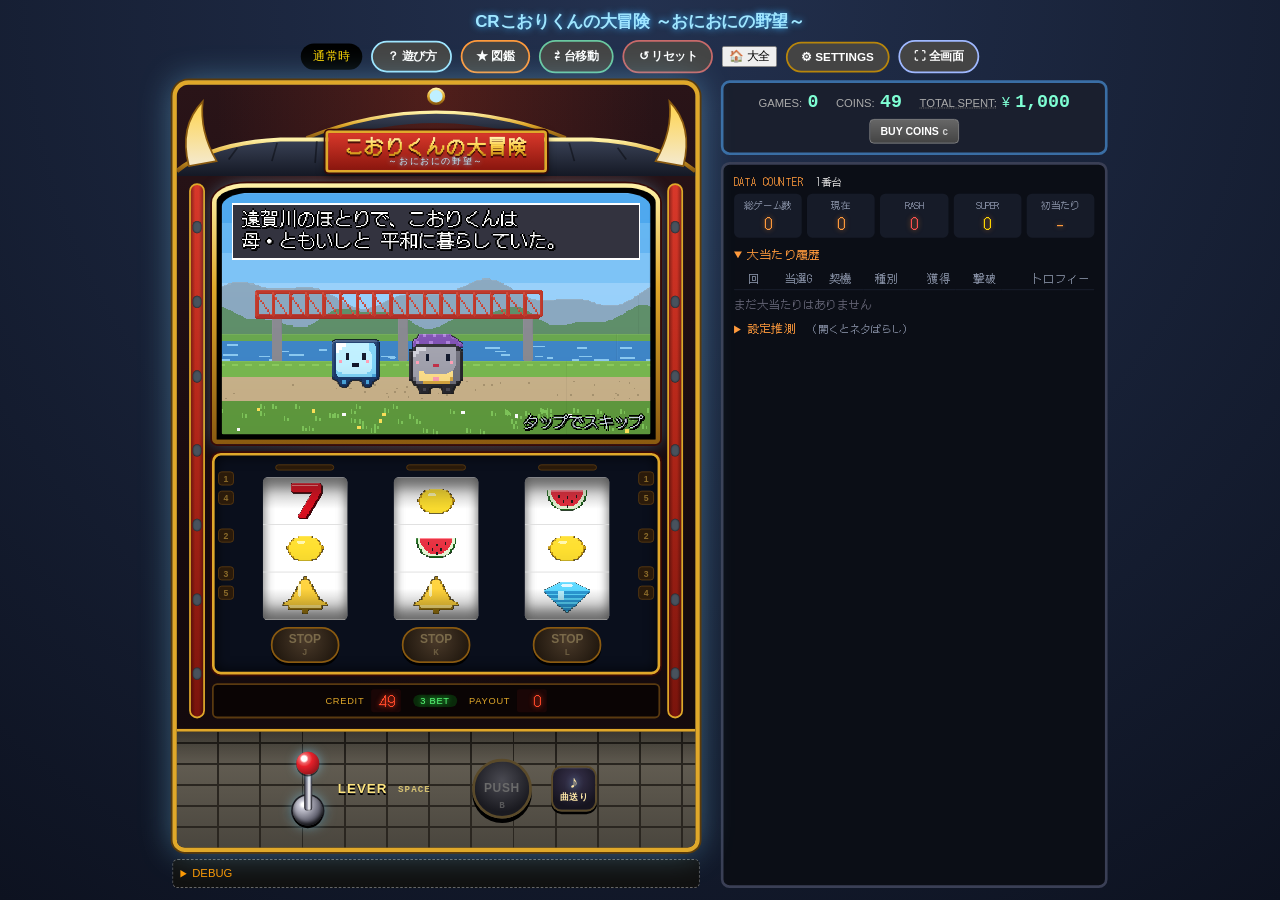
<file: index.html>
<!DOCTYPE html>
<html lang="ja">
<head>
    <meta charset="UTF-8">
    <meta name="viewport" content="width=device-width, initial-scale=1.0, viewport-fit=cover">
    <meta name="theme-color" content="#0d1220">
    <!-- ホーム画面に追加 (PWA。manifest.webmanifest / sw.js) -->
    <link rel="manifest" href="manifest.webmanifest">
    <link rel="icon" type="image/png" href="icons/icon-192.png">
    <link rel="apple-touch-icon" href="icons/apple-touch-icon.png">
    <meta name="mobile-web-app-capable" content="yes">
    <meta name="apple-mobile-web-app-capable" content="yes">
    <meta name="apple-mobile-web-app-status-bar-style" content="black-translucent">
    <meta name="apple-mobile-web-app-title" content="こおりくん">
    <title>CRこおりくんの大冒険 ～おにおにの野望～</title>
    <!-- 液晶用のドットフォント (オフライン時は MS ゴシックなどで代替) -->
    <link rel="preconnect" href="https://fonts.googleapis.com">
    <link rel="preconnect" href="https://fonts.gstatic.com" crossorigin>
    <link rel="stylesheet" href="https://fonts.googleapis.com/css2?family=DotGothic16&display=swap">
    <link rel="stylesheet" href="css/style.css?v=d5604144">
    <link rel="stylesheet" href="css/cabinet.css?v=88405b68">
</head>
<body>
    <div class="game-container">
        <h1 id="game-title" class="game-title"></h1>

        <div class="top-bar">
            <span id="mode-display" class="mode-display"></span>
            <!-- スマホではアイコンの下に小さく名前を出す (.tb-icon / .tb-label) -->
            <a id="howto-button" href="howto.html"><span class="tb-icon">？</span> <span class="tb-label">遊び方</span></a>
            <button id="collection-button"><span class="tb-icon">★</span> <span class="tb-label">図鑑</span></button>
            <button id="move-button"><span class="tb-icon">⇄</span> <span class="tb-label">台移動</span></button>
            <button id="reset-button"><span class="tb-icon">↺</span> <span class="tb-label">リセット</span></button>
            <button id="taizen-button" type="button" title="ゲーム大全に もどる" onclick="if (confirm('ゲーム大全に もどる？')) location.href = 'https://taku3482yasu-web.github.io/koori-game-taizen/'"><span class="tb-icon">🏠</span> <span class="tb-label">大全</span></button>
            <button id="settings-button"><span class="tb-icon">⚙</span> <span class="tb-label">SETTINGS</span></button>
            <!-- パソコンだけ: 筐体だけを全画面で表示する (js/layout.js) -->
            <button id="fullscreen-button" title="液晶とリールだけを全画面で遊ぶ（Esc で戻る）"><span class="tb-icon">⛶</span> <span class="tb-label">全画面</span></button>
        </div>

        <!-- ステータスパネル -->
        <div class="status-panel">
            <div class="status-item">
                <span class="status-label">GAMES:</span>
                <span id="game-display" class="status-value">0</span>
            </div>
            <div class="status-item">
                <span class="status-label">COINS:</span>
                <span id="coin-display" class="status-value">0</span>
            </div>
            <div class="status-item">
                <span id="status-label-spent" class="status-label clickable">TOTAL SPENT:</span>
                <span class="currency-unit">¥</span><span id="spending-display" class="status-value">0</span>
            </div>
            <button id="buy-coins-button">BUY COINS<span class="key-hint" data-action="buy"></span></button>
        </div>

        <!-- 筐体 (2026-10-23 ユーザー指定: 新しい台に。おにおにの SE城 がテーマ。css/cabinet.css) -->
        <div class="slot-machine cabinet">
            <!-- 天守閣の屋根: 瓦・鬼の角・金の額 (ロゴ) -->
            <div class="cab-roof" aria-hidden="true">
                <svg class="cab-roof-art" viewBox="0 0 600 110" preserveAspectRatio="none">
                    <defs>
                        <linearGradient id="cab-tile" x1="0" y1="0" x2="0" y2="1">
                            <stop offset="0" stop-color="#3a4256"/><stop offset="1" stop-color="#141824"/>
                        </linearGradient>
                        <linearGradient id="cab-gold" x1="0" y1="0" x2="0" y2="1">
                            <stop offset="0" stop-color="#fff2a8"/><stop offset=".5" stop-color="#e0a82a"/><stop offset="1" stop-color="#8a5a10"/>
                        </linearGradient>
                        <linearGradient id="cab-horn" x1="0" y1="1" x2="0" y2="0">
                            <stop offset="0" stop-color="#f4ead0"/><stop offset="1" stop-color="#ffd34a"/>
                        </linearGradient>
                    </defs>
                    <!-- 上の屋根 (反りのある 三角) -->
                    <path d="M150 64 Q300 2 450 64 L430 70 Q300 22 170 70 Z" fill="url(#cab-tile)"/>
                    <path d="M150 64 Q300 2 450 64" fill="none" stroke="url(#cab-gold)" stroke-width="4"/>
                    <!-- 下の屋根 (台の 幅いっぱい) -->
                    <path d="M0 104 Q40 70 120 66 L480 66 Q560 70 600 104 L600 110 L0 110 Z" fill="url(#cab-tile)"/>
                    <path d="M0 104 Q40 70 120 66 L480 66 Q560 70 600 104" fill="none" stroke="url(#cab-gold)" stroke-width="5"/>
                    <!-- 瓦の すじ -->
                    <g stroke="#0a0c12" stroke-width="2" opacity=".55">
                        <path d="M60 90 L70 76 M110 92 L116 70 M160 94 L162 68 M210 94 L210 68 M260 94 L260 68 M310 94 L310 68 M360 94 L360 68 M410 94 L408 68 M460 92 L454 70 M520 90 L510 76"/>
                    </g>
                    <!-- 鬼の角 (屋根の 両はし) -->
                    <path d="M14 98 Q2 50 30 20 Q26 56 46 92 Z" fill="url(#cab-horn)" stroke="#8a5a10" stroke-width="2"/>
                    <path d="M586 98 Q598 50 570 20 Q574 56 554 92 Z" fill="url(#cab-horn)" stroke="#8a5a10" stroke-width="2"/>
                    <!-- てっぺんの 氷の 宝珠 -->
                    <circle cx="300" cy="14" r="9" fill="#bff0ff" stroke="url(#cab-gold)" stroke-width="3"/>
                </svg>
                <div class="cab-plaque">
                    <span class="cab-logo">こおりくんの大冒険</span>
                    <span class="cab-sub">～おにおにの野望～</span>
                </div>
            </div>

            <div class="cab-body">
                <!-- 左右の 朱塗りの 柱と 提灯の LED (台の 状態で 色が かわる) -->
                <div class="cab-pillar cab-pillar-left" aria-hidden="true"><i></i><i></i><i></i><i></i><i></i><i></i><i></i></div>
                <div class="cab-center">
                    <!-- 液晶 (ドット絵を canvas に描画)。城門の 形の 金の 額縁 -->
                    <div class="lcd-frame">
                        <canvas id="lcd" class="lcd"></canvas>
                    </div>

                    <!-- リール。左右に 5 ラインの 番号 (当たった ラインが 光る。main.js) -->
                    <div class="cab-reel-window">
                        <div class="cab-lines cab-lines-left" aria-hidden="true">
                            <span class="cab-line" data-line="0">1</span><span class="cab-line" data-line="3">4</span>
                            <span class="cab-line" data-line="1">2</span>
                            <span class="cab-line" data-line="2">3</span><span class="cab-line" data-line="4">5</span>
                        </div>
            <div class="reels-container">
                <div class="reel-column">
                    <span class="reel-lamp" aria-hidden="true"></span>
                    <div class="reel" id="reel1"><div class="reel-strip"></div></div>
                    <button class="stop-button" id="stop-button-1">STOP<span class="key-hint" data-action="stop1"></span></button>
                </div>
                <div class="reel-column">
                    <span class="reel-lamp" aria-hidden="true"></span>
                    <div class="reel" id="reel2"><div class="reel-strip"></div></div>
                    <button class="stop-button" id="stop-button-2">STOP<span class="key-hint" data-action="stop2"></span></button>
                </div>
                <div class="reel-column">
                    <span class="reel-lamp" aria-hidden="true"></span>
                    <div class="reel" id="reel3"><div class="reel-strip"></div></div>
                    <button class="stop-button" id="stop-button-3">STOP<span class="key-hint" data-action="stop3"></span></button>
                </div>
            </div>

                        <div class="cab-lines cab-lines-right" aria-hidden="true">
                            <span class="cab-line" data-line="0">1</span><span class="cab-line" data-line="4">5</span>
                            <span class="cab-line" data-line="1">2</span>
                            <span class="cab-line" data-line="2">3</span><span class="cab-line" data-line="3">4</span>
                        </div>
                    </div>

                    <!-- クレジットと 払い出し (7 セグの 数字) -->
                    <div class="cab-meter" aria-label="クレジットと払い出し">
                        <span class="cab-meter-label">CREDIT</span><span id="cab-credit" class="cab-seg">0</span>
                        <span class="cab-bet" aria-hidden="true">3 BET</span>
                        <span class="cab-meter-label">PAYOUT</span><span id="cab-payout" class="cab-seg">0</span>
                    </div>
                </div>
                <div class="cab-pillar cab-pillar-right" aria-hidden="true"><i></i><i></i><i></i><i></i><i></i><i></i><i></i></div>
            </div>

            <!-- 石垣の 台座と 金棒の レバー -->
            <div class="controls cab-base">
                <!-- 全画面のときだけ出す、コイン枚数と BUY (js/layout.js) -->
                <div class="fs-coins">COINS <span id="fs-coin-display">0</span><button id="fs-buy-button" type="button">BUY<span class="key-hint" data-action="buy"></span></button></div>
                <button id="spin-button" aria-label="LEVER ON"><span class="cab-lever" aria-hidden="true"><span class="cab-lever-base"></span><span class="cab-kanabo"><span class="cab-lever-ball"></span></span></span><span class="cab-lever-text">LEVER</span><span class="key-hint" data-action="lever"></span></button>
                <!-- PUSH ボタン (2026-10-23 A3。js/push.js)。色: 白 < 青 < 赤 < 金 < 虹、激熱は 飛び出す -->
                <button id="push-button" class="cab-push" type="button" aria-label="PUSH"><span class="cab-push-face">PUSH</span><span class="key-hint" data-action="push"></span></button>
                <!-- 曲送り (2026-11-14 ユーザー指定: 曲を 切り替えられる ように)。今の 場面の 別の 曲へ。選んだ 曲は 覚えておく -->
                <button id="song-button" class="cab-song" type="button" aria-label="曲送り" title="曲送り (今の 場面の 別の 曲に する)"><span class="cab-song-icon" aria-hidden="true">♪</span><span class="cab-song-text">曲送り</span></button>
            </div>
        </div>

        <!-- データカウンター・大当たり履歴 -->
        <section class="data-counter" aria-label="データカウンター">
            <div class="dc-head">DATA COUNTER <span id="dc-machine" class="dc-machine"></span></div>
            <div class="dc-stats">
                <div class="dc-item"><span class="dc-label">総ゲーム数</span><span id="dc-total" class="dc-value">0</span></div>
                <div class="dc-item"><span class="dc-label">現在</span><span id="dc-current" class="dc-value">0</span></div>
                <div class="dc-item"><span class="dc-label">RASH</span><span id="dc-rash" class="dc-value dc-red">0</span></div>
                <div class="dc-item"><span class="dc-label">SUPER</span><span id="dc-super" class="dc-value dc-gold">0</span></div>
                <div class="dc-item"><span class="dc-label">初当たり</span><span id="dc-odds" class="dc-value">-</span></div>
            </div>
            <div id="dc-graph" class="dc-graph" aria-hidden="true"></div>
            <details class="dc-history" open>
                <summary>大当たり履歴</summary>
                <div class="dc-table-wrap">
                    <table>
                        <thead>
                            <tr><th>回</th><th>当選G</th><th>契機</th><th>種別</th><th>獲得</th><th>撃破</th><th>トロフィー</th></tr>
                        </thead>
                        <tbody id="dc-history"></tbody>
                    </table>
                </div>
                <p id="dc-empty" class="dc-empty">まだ大当たりはありません</p>
            </details>
            <details id="dc-estimate" class="dc-history dc-estimate">
                <summary>設定推測 <span class="dc-note">（開くとネタばらし）</span></summary>
                <div id="dc-estimate-bars" class="dc-estimate-bars"></div>
                <ul id="dc-estimate-facts" class="dc-estimate-facts"></ul>
                <p class="dc-empty">この台で見たチャンス目・城突入・トロフィー・ふるカワのセリフから計算しています。打ち始めは、台の設定の出やすさ（設定1がいちばん多い）に近い値です。</p>
            </details>
        </section>

        <!-- デバッグパネル (config.debug が true のときだけ表示) -->
        <details id="debug-panel" class="debug-panel" hidden>
            <summary>DEBUG</summary>
            <div class="debug-buttons">
                <button data-debug="normal">通常時へ</button>
                <button data-debug="nextMap">次のマップへ</button>
                <button data-debug="fillCp">CP満タン</button>
                <button data-debug="challenge">城突入チャレンジへ</button>
                <button data-debug="rash">RASHへ</button>
                <button data-debug="superRash">SUPERへ</button>
                <button data-debug="lastGame">BATTLE残り1Gへ</button>
                <button data-debug="treasure">次:宝物庫ゾーン</button>
                <button data-debug="tokkaFire">特化:こおりファイアー</button>
                <button data-debug="tokkaLamp">特化:おかランプ</button>
                <button data-debug="tokkaIkkeki">特化:一撃入魂</button>
                <button data-debug="tokkaAsahara">特化:ASAHARA CHANCE</button>
                <button data-debug="streak10">10連にする</button>
                <button data-debug="chanceTime">次:チャンスタイム</button>
                <button data-debug="noticeStepUp">次の予告:ステップアップ</button>
                <button data-debug="noticeGun">次の予告:群</button>
                <button data-debug="naitei">次:内定の時</button>
                <button data-debug="aruaru">次:内定の時でアルアル復活</button>
                <button data-debug="revenge">リベンジチャンスへ</button>
                <button data-debug="setBreak">ブレイク状態に</button>
                <button data-debug="ranyu">次:おにおに乱入</button>
                <button data-debug="finalBlow">次:とどめの一撃</button>
                <button data-debug="forceBreak">次:アタックチャンス</button>
                <button data-debug="rouletteTomoishi">次:報酬ルーレット ともいし</button>
                <button data-debug="rouletteBreak">次:報酬ルーレット アタックチャンスボーナス</button>
                <button data-debug="castleRevival">次:城突入チャレンジで復活</button>
                <button data-debug="forceOni">次の相手:おにおに</button>
                <button data-debug="forceGold">次の相手:金面犬</button>
                <button data-debug="coins">コイン+1000</button>
                <button data-debug="nearCeiling">天井の 1G 前へ</button>
                <button data-debug="heaven">天国 モードへ</button>
                <button data-debug="pointChance">次:ポイントチャンス</button>
                <button data-debug="dance">次:ダンシングステージ</button>
                <button data-debug="companion">次:お仲間チャレンジ</button>
                <button data-debug="allCompanions">仲間を全員加える</button>
                <button data-debug="revival">次の？？で復活</button>
                <button data-debug="opening">オープニング</button>
                <button data-debug="ending">エンディング</button>
                <button data-debug="endCard">RASH終了画面 (順番に)</button>
            </div>
            <div class="debug-buttons">
                <span>台の設定:</span>
                <button data-setting="1">1</button>
                <button data-setting="2">2</button>
                <button data-setting="3">3</button>
                <button data-setting="4">4</button>
                <button data-setting="5">5</button>
                <button data-setting="6">6</button>
            </div>
            <div class="debug-buttons">
                <span>次の出目:</span>
                <button data-next-role="chance">チャンス目</button>
                <button data-next-role="seven">7揃い</button>
                <button data-next-role="sevenBar">77BAR</button>
                <button data-next-role="bar">BAR揃い</button>
                <button data-next-role="cherry">チェリー</button>
                <button data-next-role="longFreeze">ロングフリーズ</button>
                <button data-next-role="replay">リプレイ</button>
                <button data-next-role="bell">ベル</button>
                <button data-next-role="miss">ハズレ</button>
            </div>
            <pre id="debug-state" class="debug-state"></pre>
        </details>
    </div>

    <!-- 設定画面 -->
    <!-- 全画面のときだけ出る「戻る」ボタン -->
    <button id="exit-fullscreen-button" class="exit-fullscreen-button" title="ふだんの表示に戻る（Esc）">✕ 全画面をやめる</button>

    <div id="settings-modal" class="modal" hidden>
        <div class="modal-content" role="dialog" aria-modal="true" aria-labelledby="settings-title">
            <h2 id="settings-title">SETTINGS</h2>
            <section class="modal-section">
                <h3>台の設定</h3>
                <div class="setting-reveal">
                    <span id="current-setting" class="current-setting">？</span>
                    <button id="reveal-setting-button" class="modal-button">表示する</button>
                </div>
                <p id="setting-detail" class="modal-note" hidden></p>
            </section>
            <section class="modal-section">
                <h3>サウンド</h3>
                <label class="sound-row">
                    <input id="bgm-enabled" type="checkbox" checked> BGM
                </label>
                <label class="sound-row">
                    音量 <input id="bgm-volume" type="range" min="0" max="100" value="50">
                </label>
                <label class="sound-row">
                    曲 <select id="bgm-style">
                        <option value="new">今の曲 (Suno)</option>
                        <option value="old">前の曲 (チップチューン)</option>
                    </select>
                </label>
            </section>
            <section class="modal-section">
                <h3>演出</h3>
                <label class="sound-row">
                    <input id="camera-enabled" type="checkbox" checked> 液晶の カメラを 動かす (寄る・傾く・反対側から 映す)
                </label>
                <label class="sound-row">
                    <input id="roulette-short" type="checkbox"> 報酬ルーレットを 短く (結果だけ 見せる。ルーレットの とちゅうで レバー か 液晶を 押しても 飛ばせる)
                </label>
            </section>
            <section class="modal-section">
                <h3>アップデート情報</h3>
                <label class="sound-row">
                    <input id="updates-enabled" type="checkbox" checked> 更新されたら、開いたときに表示する
                </label>
                <button id="show-updates-button" class="modal-button">アップデート情報を見る</button>
            </section>
            <section class="modal-section">
                <h3>データ</h3>
                <p id="save-info" class="modal-note"></p>
                <button id="reset-data-button" class="modal-button">ゲームをリセット</button>
            </section>
            <section class="modal-section">
                <h3>キー割り当て</h3>
                <p class="modal-note">キーのボタンを押してから、割り当てたいキーを押してください（Escでキャンセル）</p>
                <div id="key-binding-list" class="key-binding-list"></div>
                <button id="reset-keys-button" class="modal-button">初期設定に戻す</button>
            </section>
            <button id="close-settings-button" class="modal-button modal-close">閉じる</button>
        </div>
    </div>

    <!-- リセットの確認 -->
    <div id="reset-modal" class="modal" hidden>
        <div class="modal-content" role="alertdialog" aria-modal="true" aria-labelledby="reset-title" aria-describedby="reset-desc">
            <h2 id="reset-title">リセット</h2>
            <p id="reset-desc" class="reset-text">ゲームを最初からやり直しますか？</p>
            <ul class="reset-list">
                <li>コイン・統計・進行状況（マップ・CP・RASH など）が最初に戻ります</li>
                <li>台の設定も抽選し直します</li>
                <li>図鑑・実績も消えます</li>
                <li>キー割り当てとサウンドの設定はそのまま残ります</li>
            </ul>
            <div class="modal-actions">
                <button id="reset-cancel-button" class="modal-button">キャンセル</button>
                <button id="reset-confirm-button" class="modal-button danger">リセットする</button>
            </div>
        </div>
    </div>

    <!-- 図鑑・実績 -->
    <div id="collection-modal" class="modal" hidden>
        <div class="modal-content collection-content" role="dialog" aria-modal="true" aria-labelledby="collection-title">
            <h2 id="collection-title">図鑑・実績</h2>
            <section class="modal-section">
                <h3>キャラクター <span class="col-count col-hint">押すと説明が見られます</span></h3>
                <div id="col-allies" class="col-enemies"></div>
            </section>
            <section class="modal-section">
                <h3>撃破した敵 <span id="col-enemy-count" class="col-count"></span></h3>
                <div id="col-enemies" class="col-enemies"></div>
            </section>
            <section class="modal-section">
                <h3>見た必殺技 <span id="col-special-count" class="col-count"></span></h3>
                <ul id="col-specials" class="col-specials"></ul>
            </section>
            <section class="modal-section">
                <h3>レバーの演出 <span id="col-lever-count" class="col-count"></span></h3>
                <ul id="col-lever" class="col-specials"></ul>
            </section>
            <section class="modal-section">
                <h3>トロフィー <span id="col-trophy-count" class="col-count"></span></h3>
                <div id="col-trophies" class="col-trophies"></div>
            </section>
            <section class="modal-section">
                <h3>RASH 終了画面 <span id="col-endcard-count" class="col-count"></span></h3>
                <div id="col-endcards" class="col-endcards"></div>
            </section>
            <section class="modal-section">
                <h3>ふるカワのセリフ <span id="col-furukawa-count" class="col-count"></span></h3>
                <div id="col-furukawa-lines"></div>
            </section>
            <section class="modal-section">
                <h3>実績 <span id="col-achievement-count" class="col-count"></span></h3>
                <ul id="col-achievements" class="col-achievements"></ul>
            </section>
            <section class="modal-section">
                <h3>記録</h3>
                <dl id="col-records" class="col-records"></dl>
            </section>
            <p class="modal-note">図鑑・実績は台移動しても残ります（リセットすると消えます）</p>
            <button id="close-collection-button" class="modal-button modal-close">閉じる</button>
        </div>
    </div>

    <!-- 図鑑: キャラクターの説明 (文章は js/profiles.js) -->
    <div id="profile-modal" class="modal profile-modal" hidden>
        <div class="modal-content profile-content" role="dialog" aria-modal="true" aria-labelledby="profile-name">
            <div class="profile-head">
                <canvas id="profile-canvas" class="profile-canvas"></canvas>
                <div>
                    <h2 id="profile-name" class="profile-name"></h2>
                    <p id="profile-title" class="profile-title"></p>
                </div>
            </div>
            <dl id="profile-facts" class="profile-facts"></dl>
            <div id="profile-text" class="profile-text"></div>
            <button id="close-profile-button" class="modal-button modal-close">図鑑に戻る</button>
        </div>
    </div>

    <!-- アップデート情報 (文章は js/updates.js) -->
    <div id="updates-modal" class="modal" hidden>
        <div class="modal-content updates-content" role="dialog" aria-modal="true" aria-labelledby="updates-title">
            <h2 id="updates-title">アップデート情報</h2>
            <div id="updates-list" class="updates-list"></div>
            <label id="updates-hide-row" class="sound-row updates-hide">
                <input id="updates-hide" type="checkbox"> 次から表示しない
            </label>
            <button id="close-updates-button" class="modal-button modal-close">閉じる</button>
        </div>
    </div>

    <!-- 図鑑: RASH 終了画面の絵を大きく見る -->
    <div id="endcard-modal" class="modal profile-modal" hidden>
        <div class="modal-content endcard-content" role="dialog" aria-modal="true" aria-labelledby="endcard-name">
            <canvas id="endcard-canvas" class="endcard-canvas"></canvas>
            <h2 id="endcard-name" class="endcard-name"></h2>
            <p id="endcard-detail" class="endcard-detail"></p>
            <button id="close-endcard-button" class="modal-button modal-close">図鑑に戻る</button>
        </div>
    </div>

    <!-- 実績解除の通知 -->
    <div id="achievement-toast" class="achievement-toast" role="status" aria-live="polite" hidden></div>

    <!-- 台移動の確認 -->
    <div id="move-modal" class="modal" hidden>
        <div class="modal-content" role="alertdialog" aria-modal="true" aria-labelledby="move-title" aria-describedby="move-desc">
            <h2 id="move-title">台移動</h2>
            <p id="move-desc" class="reset-text">別の台に移りますか？</p>
            <ul class="reset-list">
                <li>コイン・投資額・収支はそのまま持っていけます</li>
                <li>台の設定は新しい台で抽選し直します</li>
                <li>進行状況（マップ・CP・仲間など）とデータカウンター・大当たり履歴は新しい台のものになります</li>
            </ul>
            <p id="move-warning" class="move-warning" hidden></p>
            <div class="modal-actions">
                <button id="move-cancel-button" class="modal-button">キャンセル</button>
                <button id="move-confirm-button" class="modal-button">移動する</button>
            </div>
        </div>
    </div>

    <!-- 読み込み順: 設定 → データ → 各機能 → 起動 -->
    <script src="js/config.js?v=a0a4afce"></script>
    <script src="js/pixel-hd.js?v=59243842"></script>
    <script src="js/sprites.js?v=853589c0"></script>
    <script src="js/backgrounds.js?v=8163fb48"></script>
    <script src="js/oni-art.js?v=e38e22ba"></script>
    <script src="js/characters.js?v=eaa6ddc9"></script>
    <script src="js/sound-heso.js?v=a8e609e2"></script>
    <script src="js/audio.js?v=0f13cf60"></script>
    <script src="js/state.js?v=dd9dfa23"></script>
    <script src="js/lottery.js?v=603e8778"></script>
    <script src="js/battle.js?v=d5a55c6e"></script>
    <script src="js/notice.js?v=bc9f8757"></script>
    <script src="js/hype.js?v=74df4699"></script>
    <script src="js/lever.js?v=a3c46855"></script>
    <script src="js/zencho.js?v=eba4f614"></script>
    <script src="js/furukawa.js?v=6222c42e"></script>
    <script src="js/save.js?v=46544564"></script>
    <script src="js/bgm.js?v=856f3b80"></script>
    <script src="js/reels.js?v=7e60869f"></script>
    <script src="js/lcd/camera.js?v=1b858390"></script>
    <script src="js/lcd/kit.js?v=34e7e551"></script>
    <script src="js/lcd/beat-fx.js?v=9fa12e03"></script>
    <script src="js/lcd/special-fx.js?v=66ea978e"></script>
    <script src="js/lcd/chance-fx.js?v=5bf8dd47"></script>
    <script src="js/lcd/trophy-view.js?v=137424f8"></script>
    <script src="js/lcd/end-card-view.js?v=ba79dd8d"></script>
    <script src="js/lcd/furukawa-view.js?v=e7bdadfa"></script>
    <script src="js/lcd/story-view.js?v=9d4ed5f5"></script>
    <script src="js/lcd/opening-view.js?v=f59a78e2"></script>
    <script src="js/lcd/ending-view.js?v=3c9c7b55"></script>
    <script src="js/lights.js?v=3b7ac715"></script>
    <script src="js/lcd/smooth-pose.js?v=7a6a7631"></script>
    <script src="js/lcd/okalamp-view.js?v=44adb120"></script>
    <script src="js/lcd/ikemen-view.js?v=e3a0f77e"></script>
    <script src="js/lcd/notice-view.js?v=cab2ebe5"></script>
    <script src="js/premium-chance.js?v=f8039eea"></script>
    <script src="js/lcd.js?v=fd23ca10"></script>
    <script src="js/profiles.js?v=9335b576"></script>
    <script src="js/updates.js?v=ff82a2a3"></script>
    <script src="js/push.js?v=0ecc75f0"></script>
    <script src="js/ui.js?v=32ab6e90"></script>
    <script src="js/layout.js?v=14bd5f38"></script>
    <script src="js/main.js?v=ba2248fe"></script>
</body>
</html>
</file>
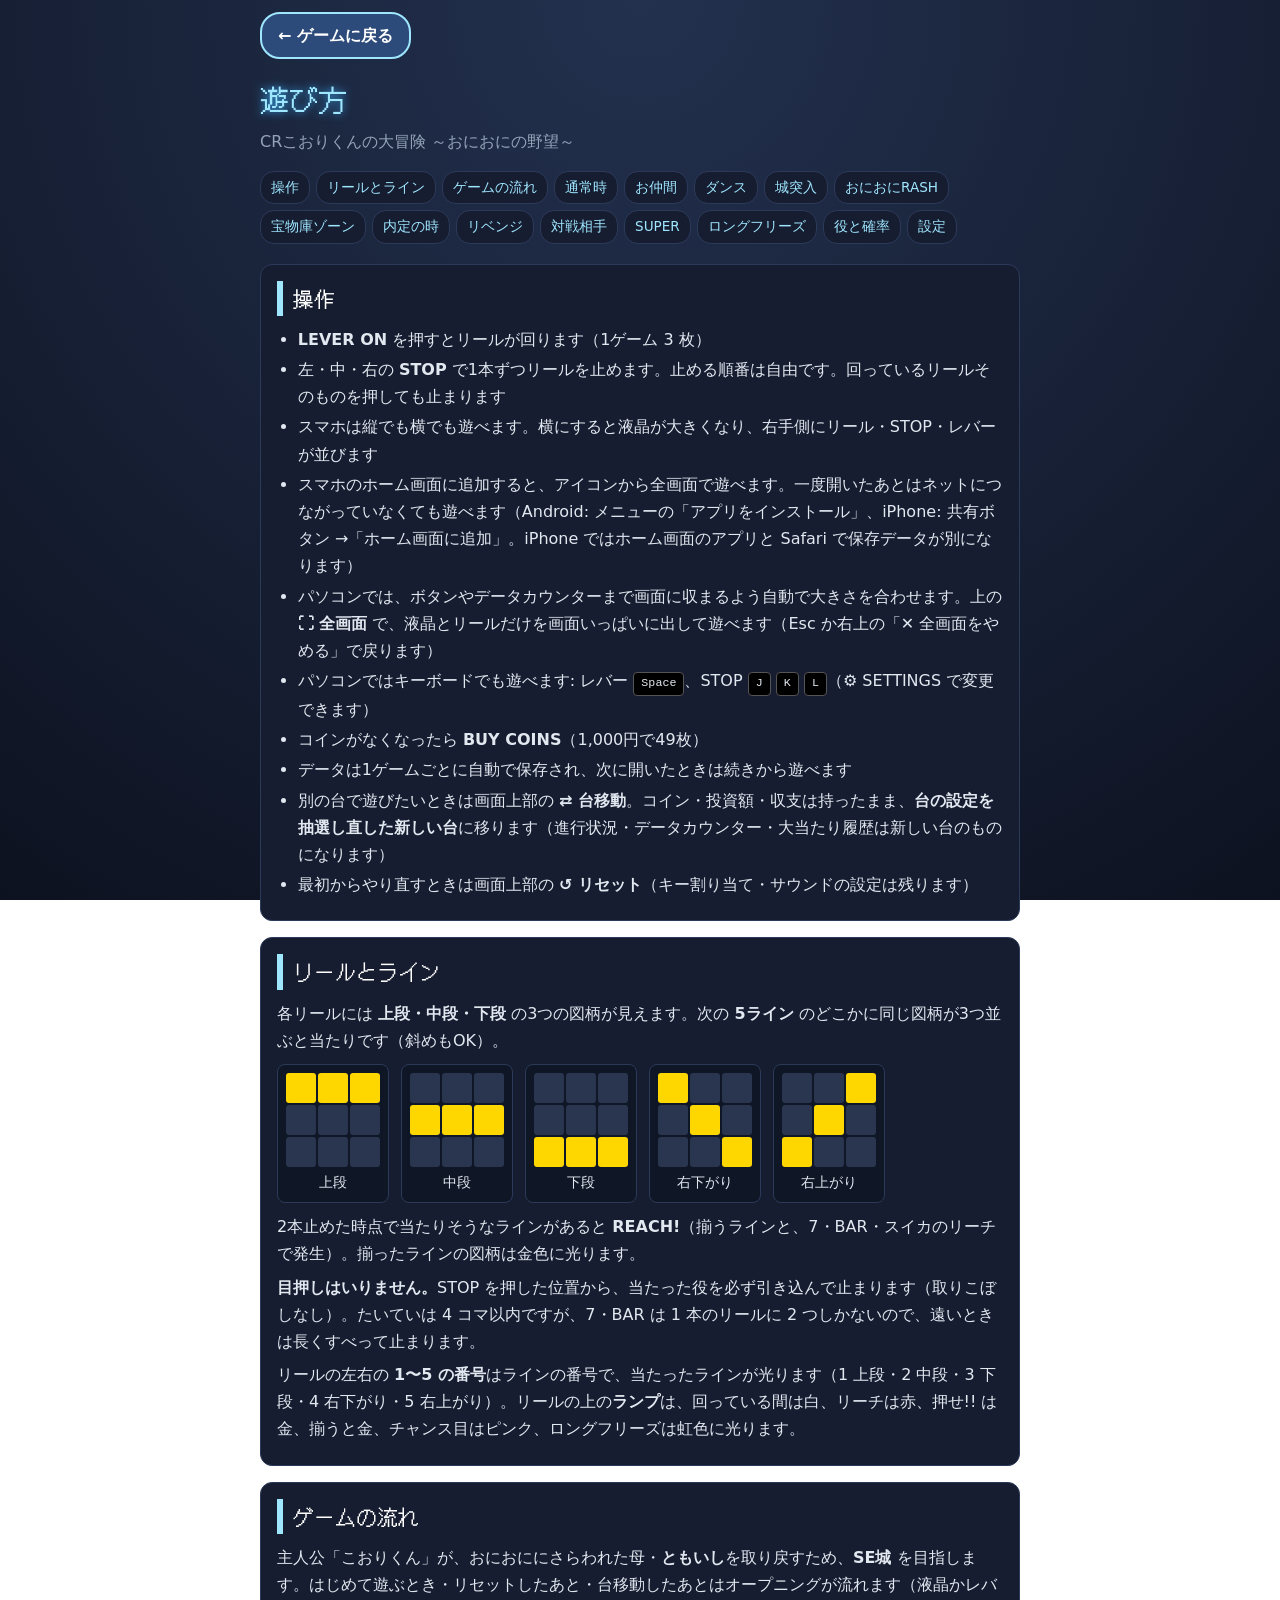
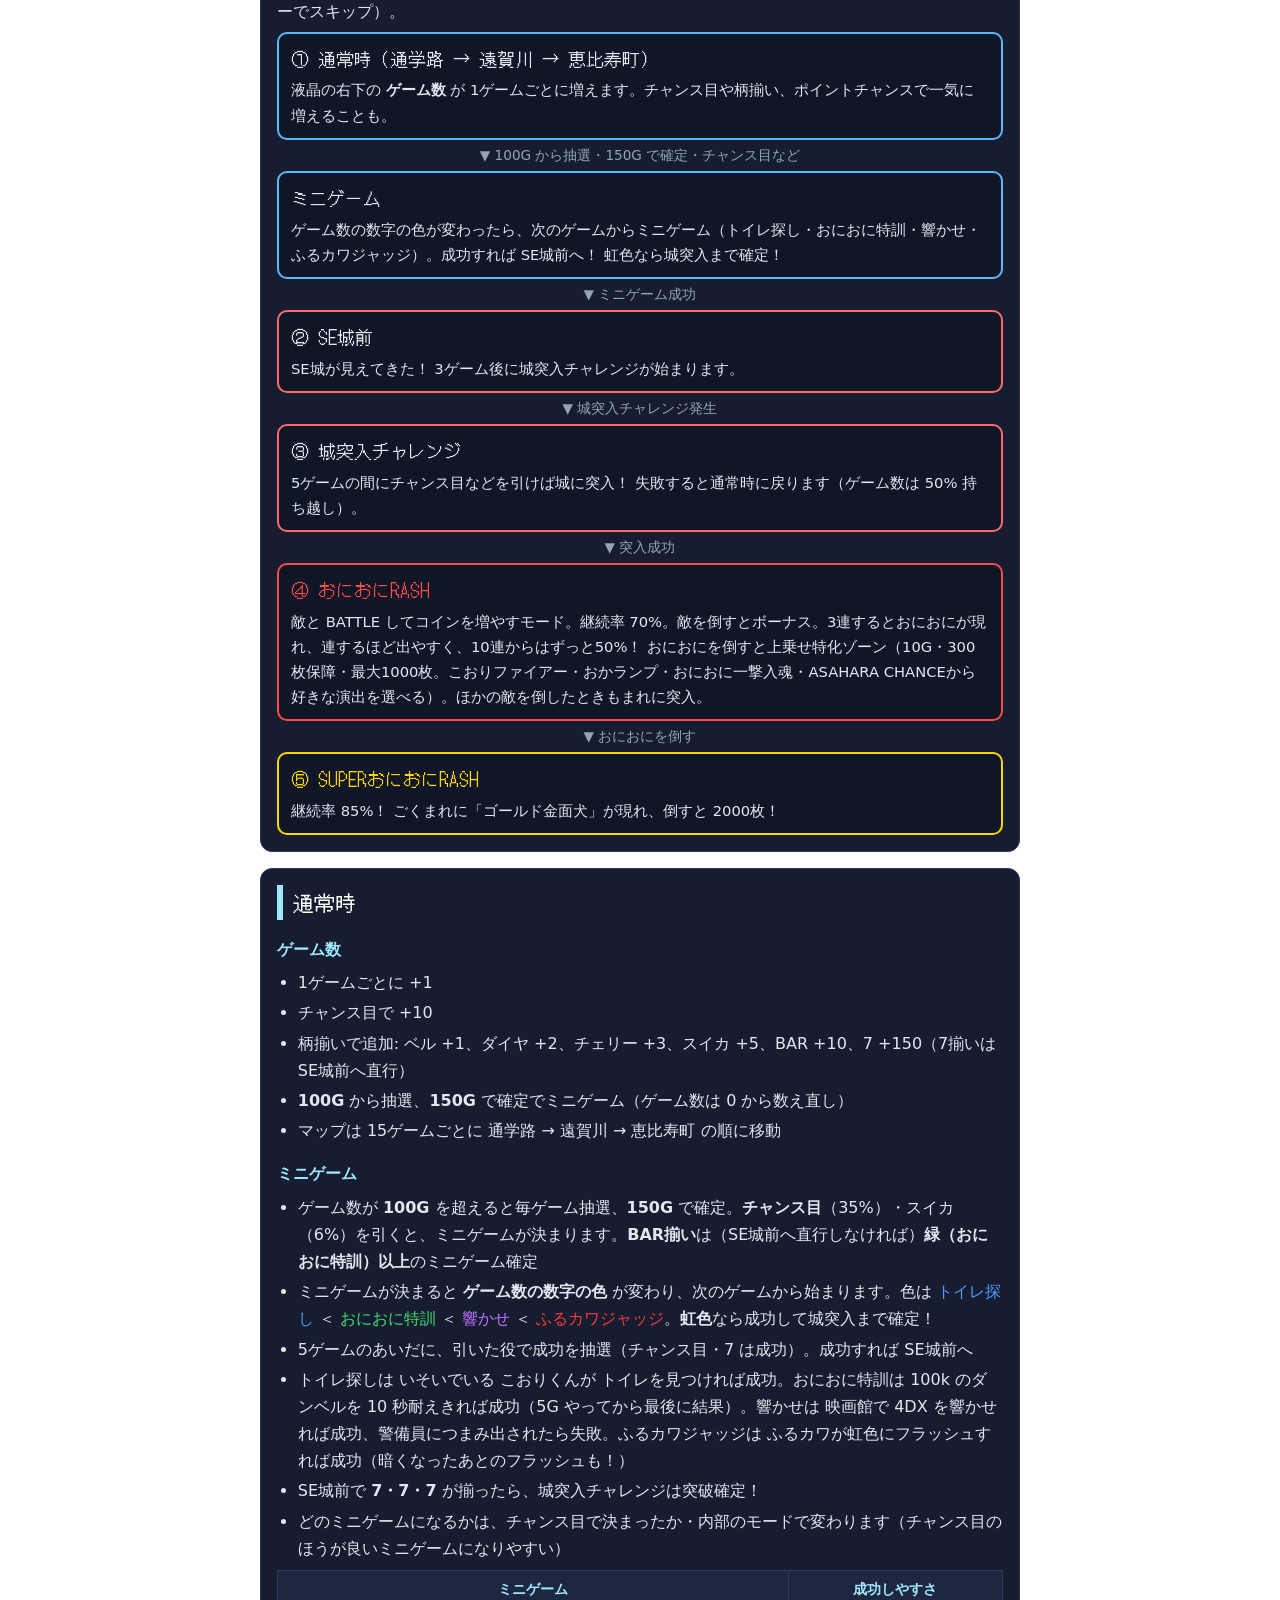
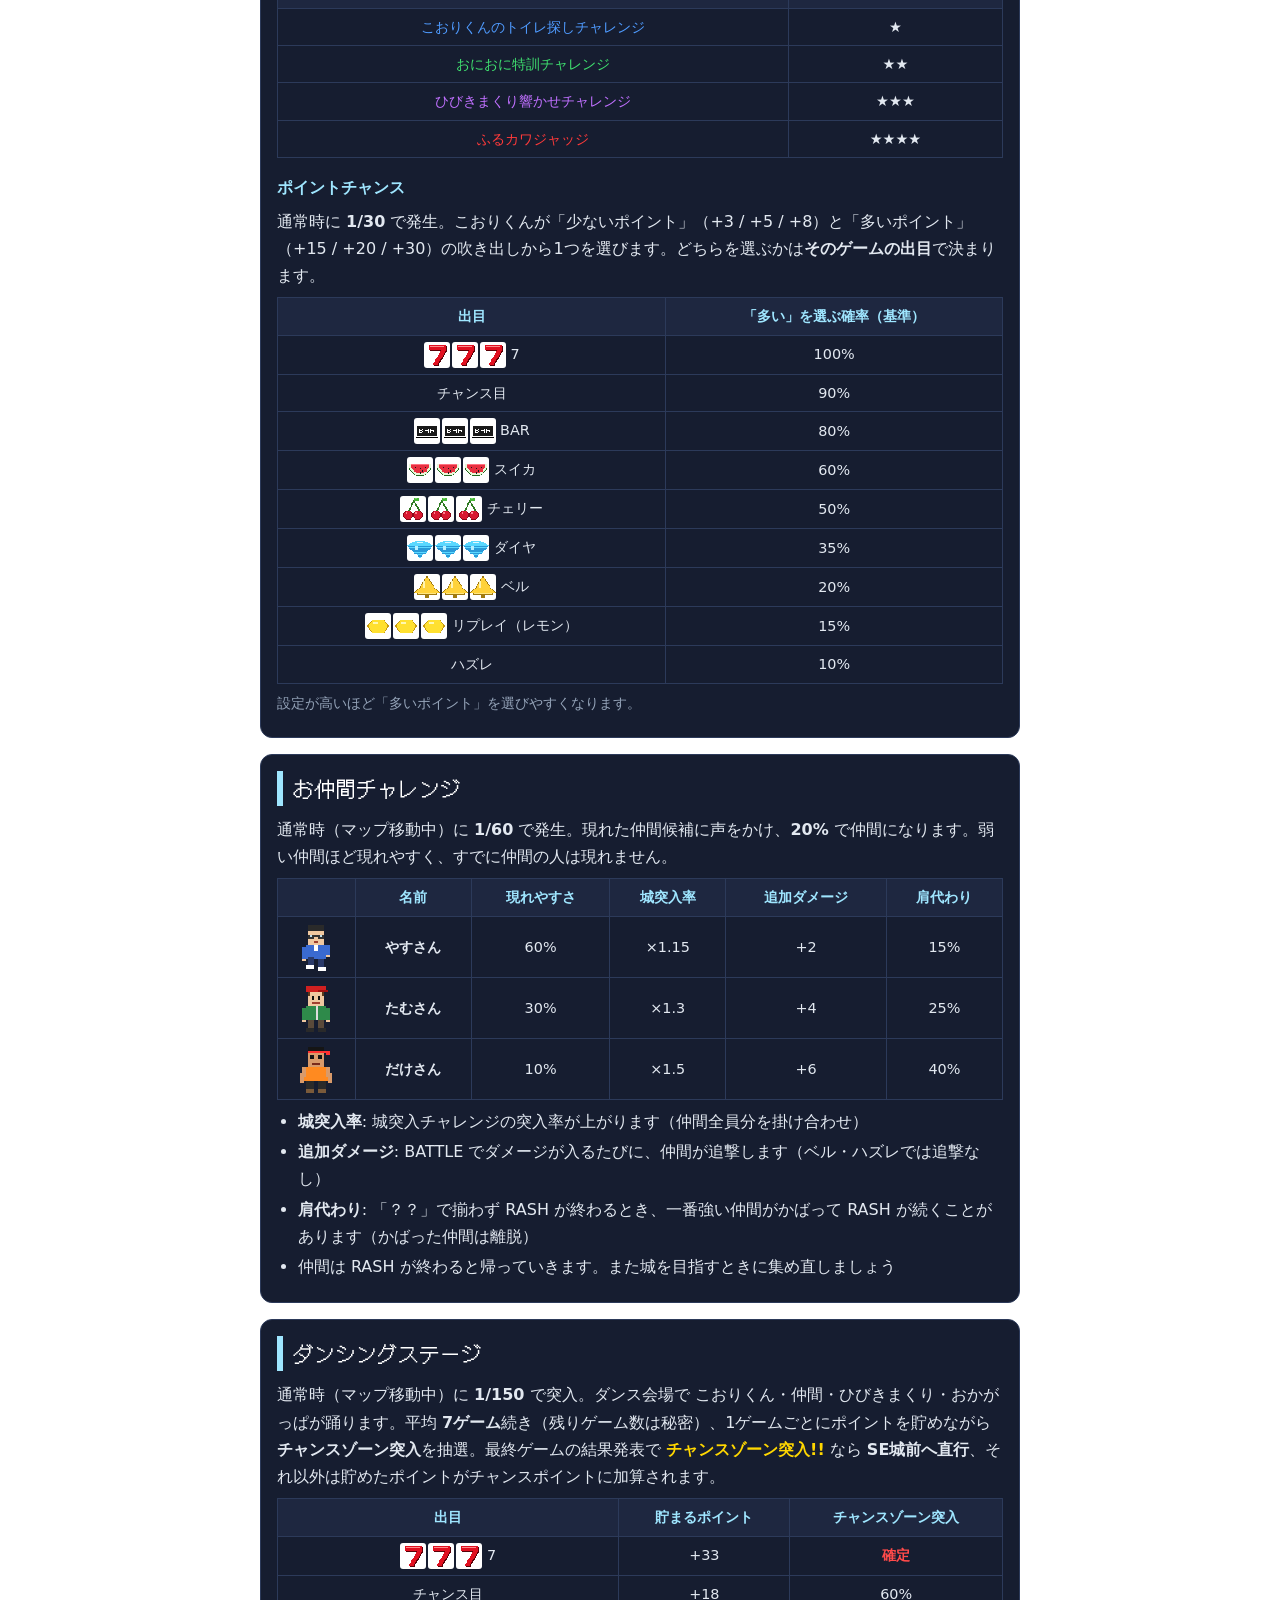
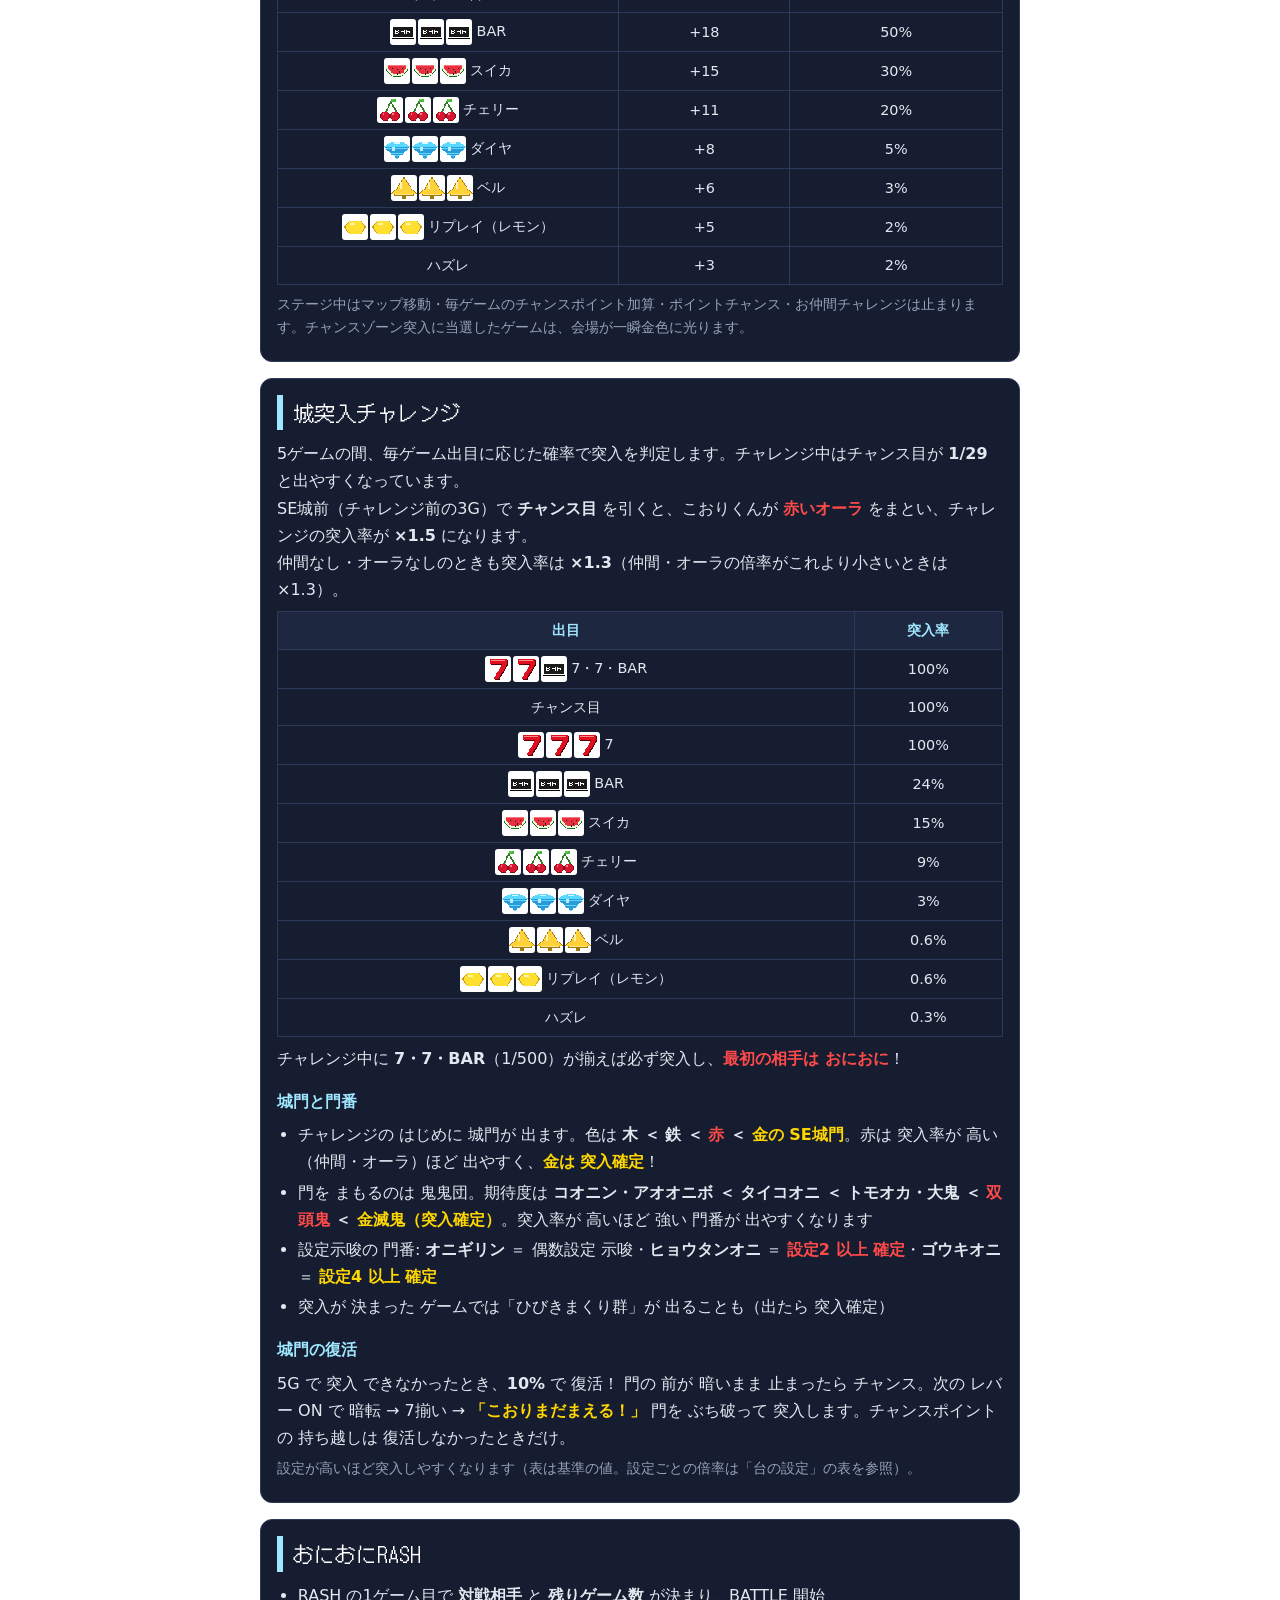
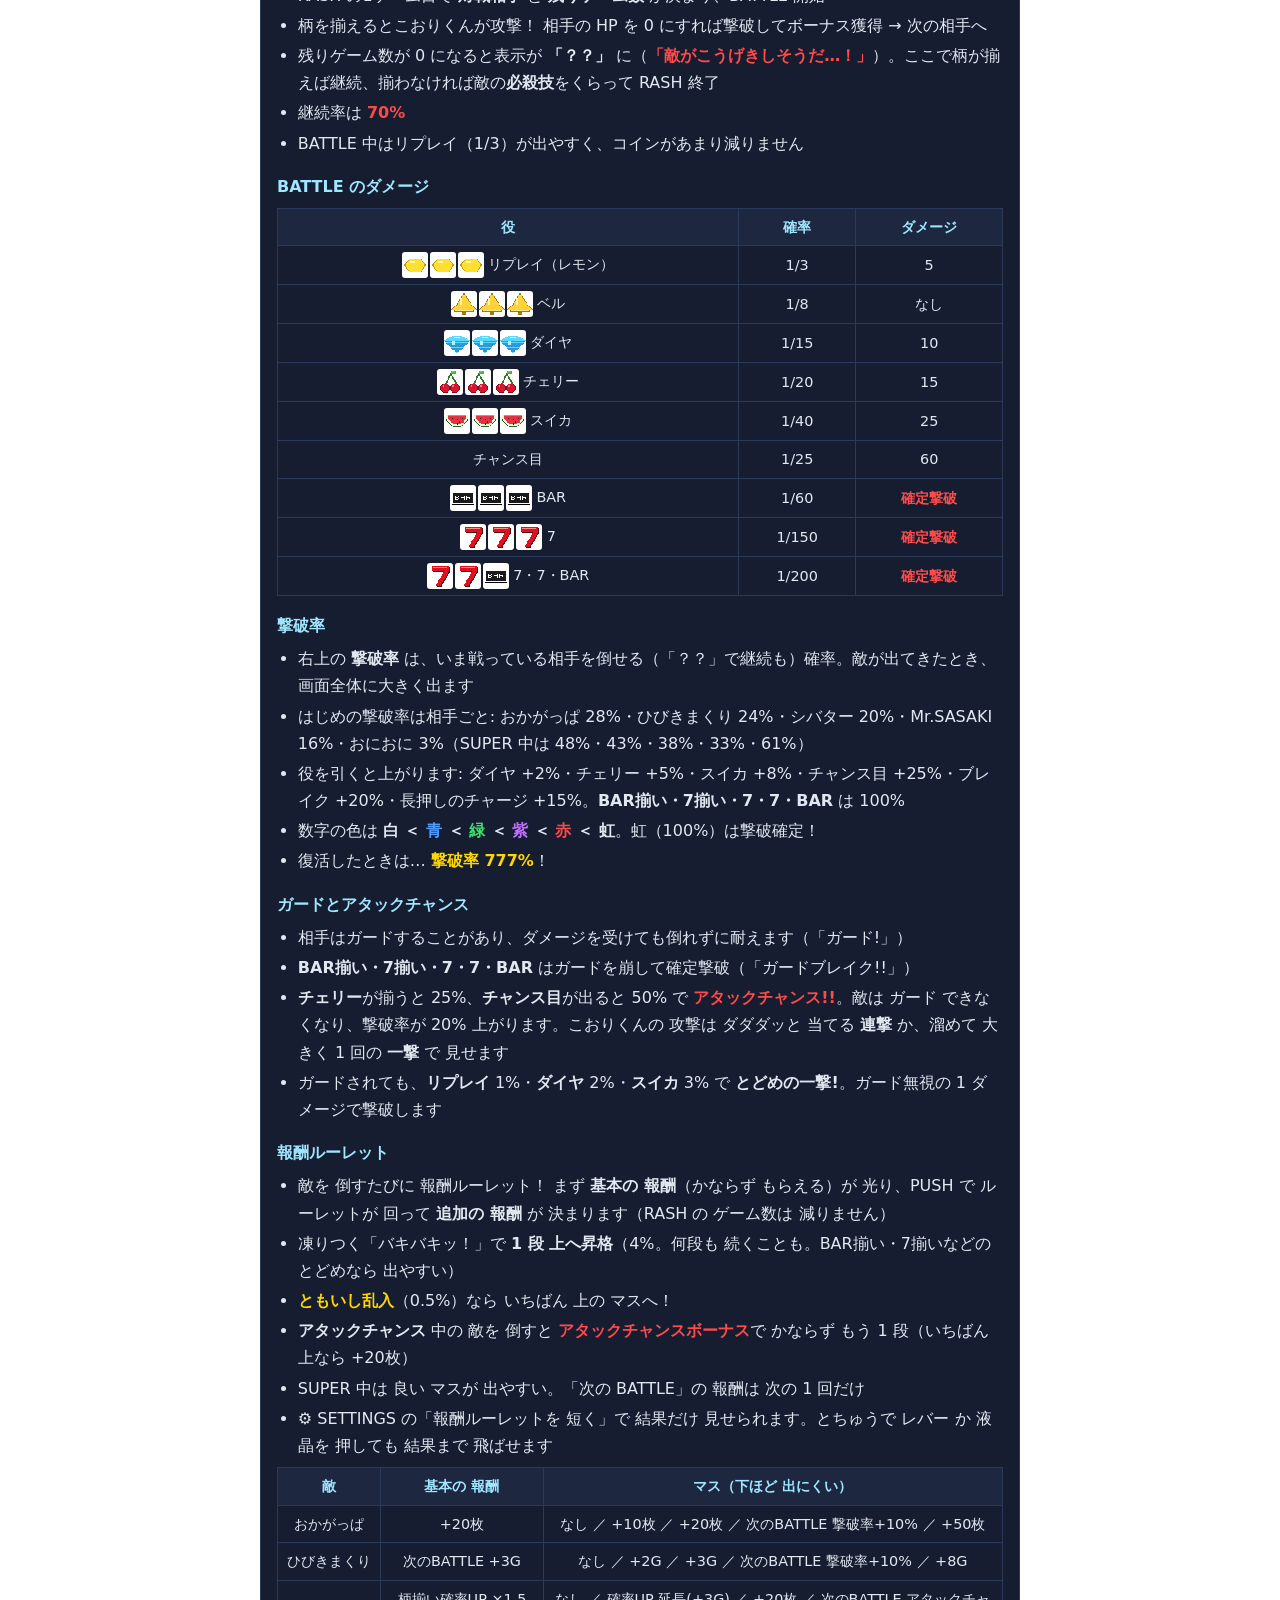
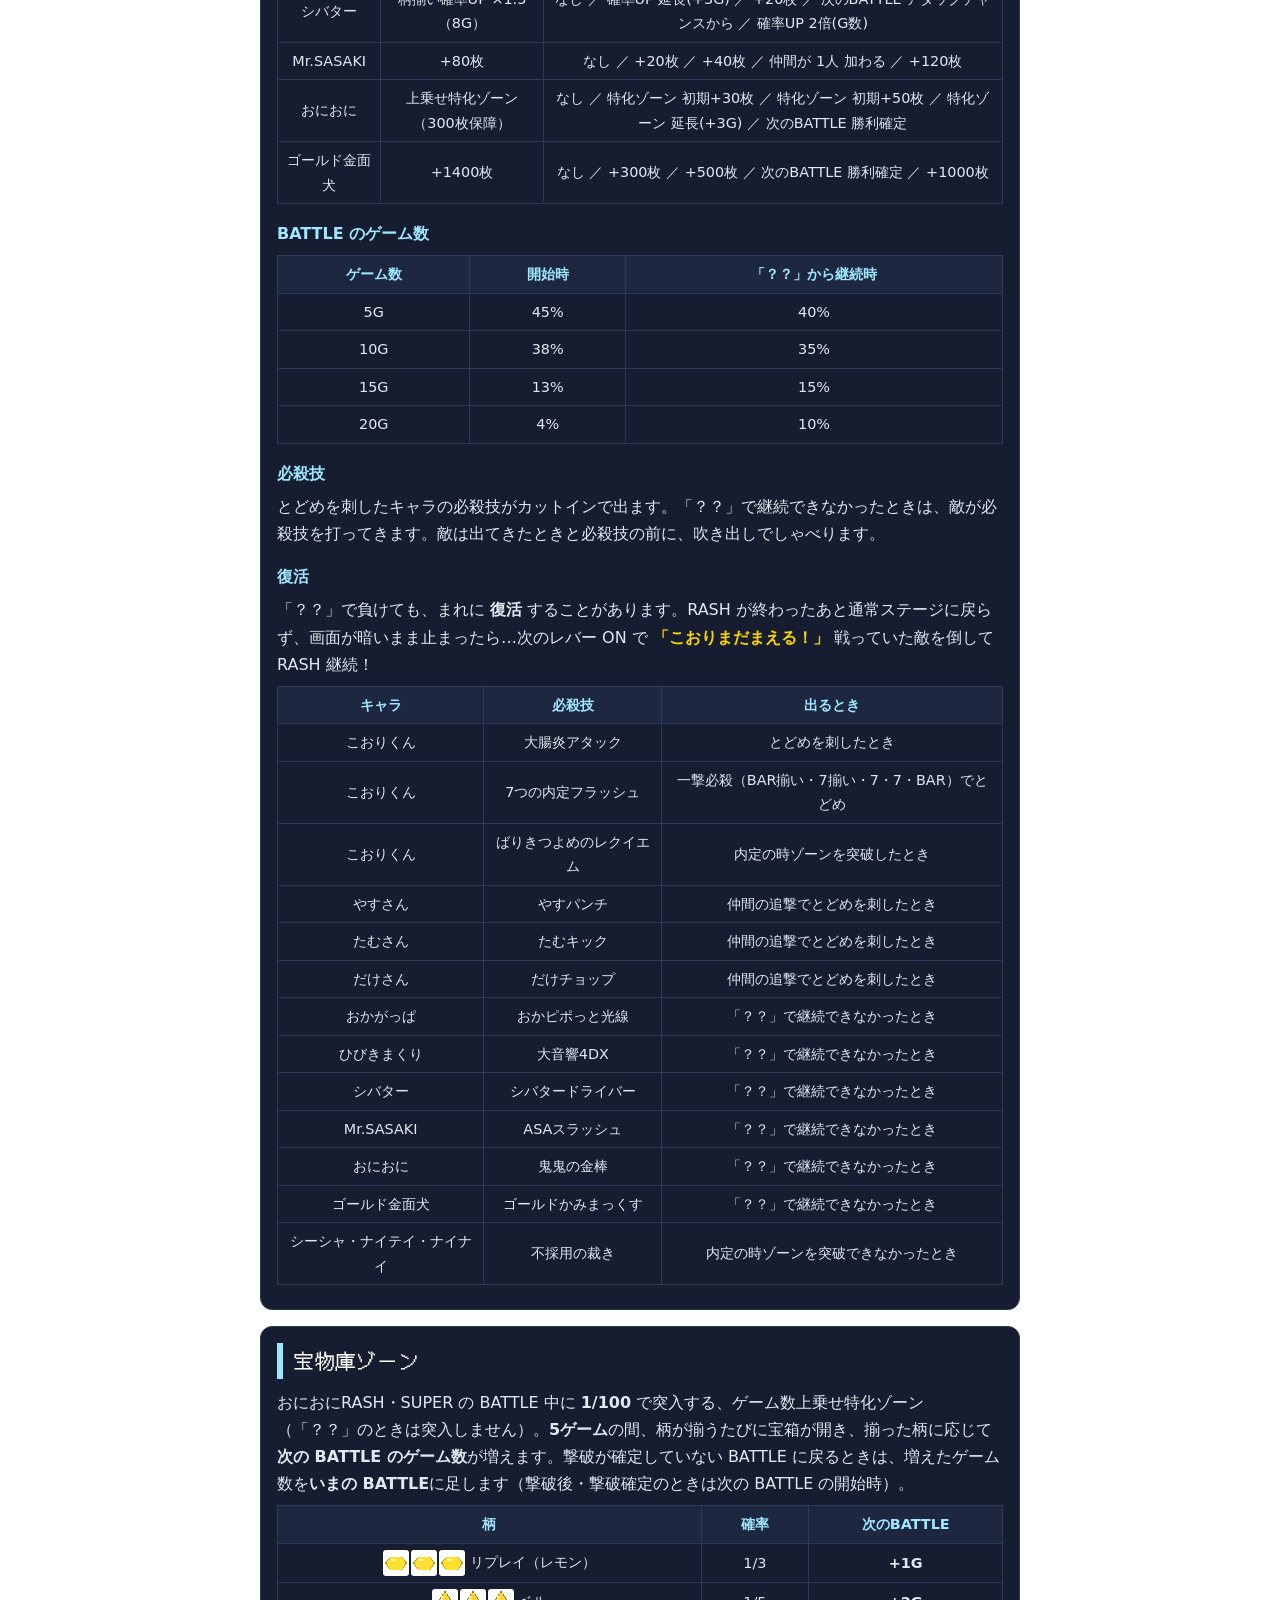
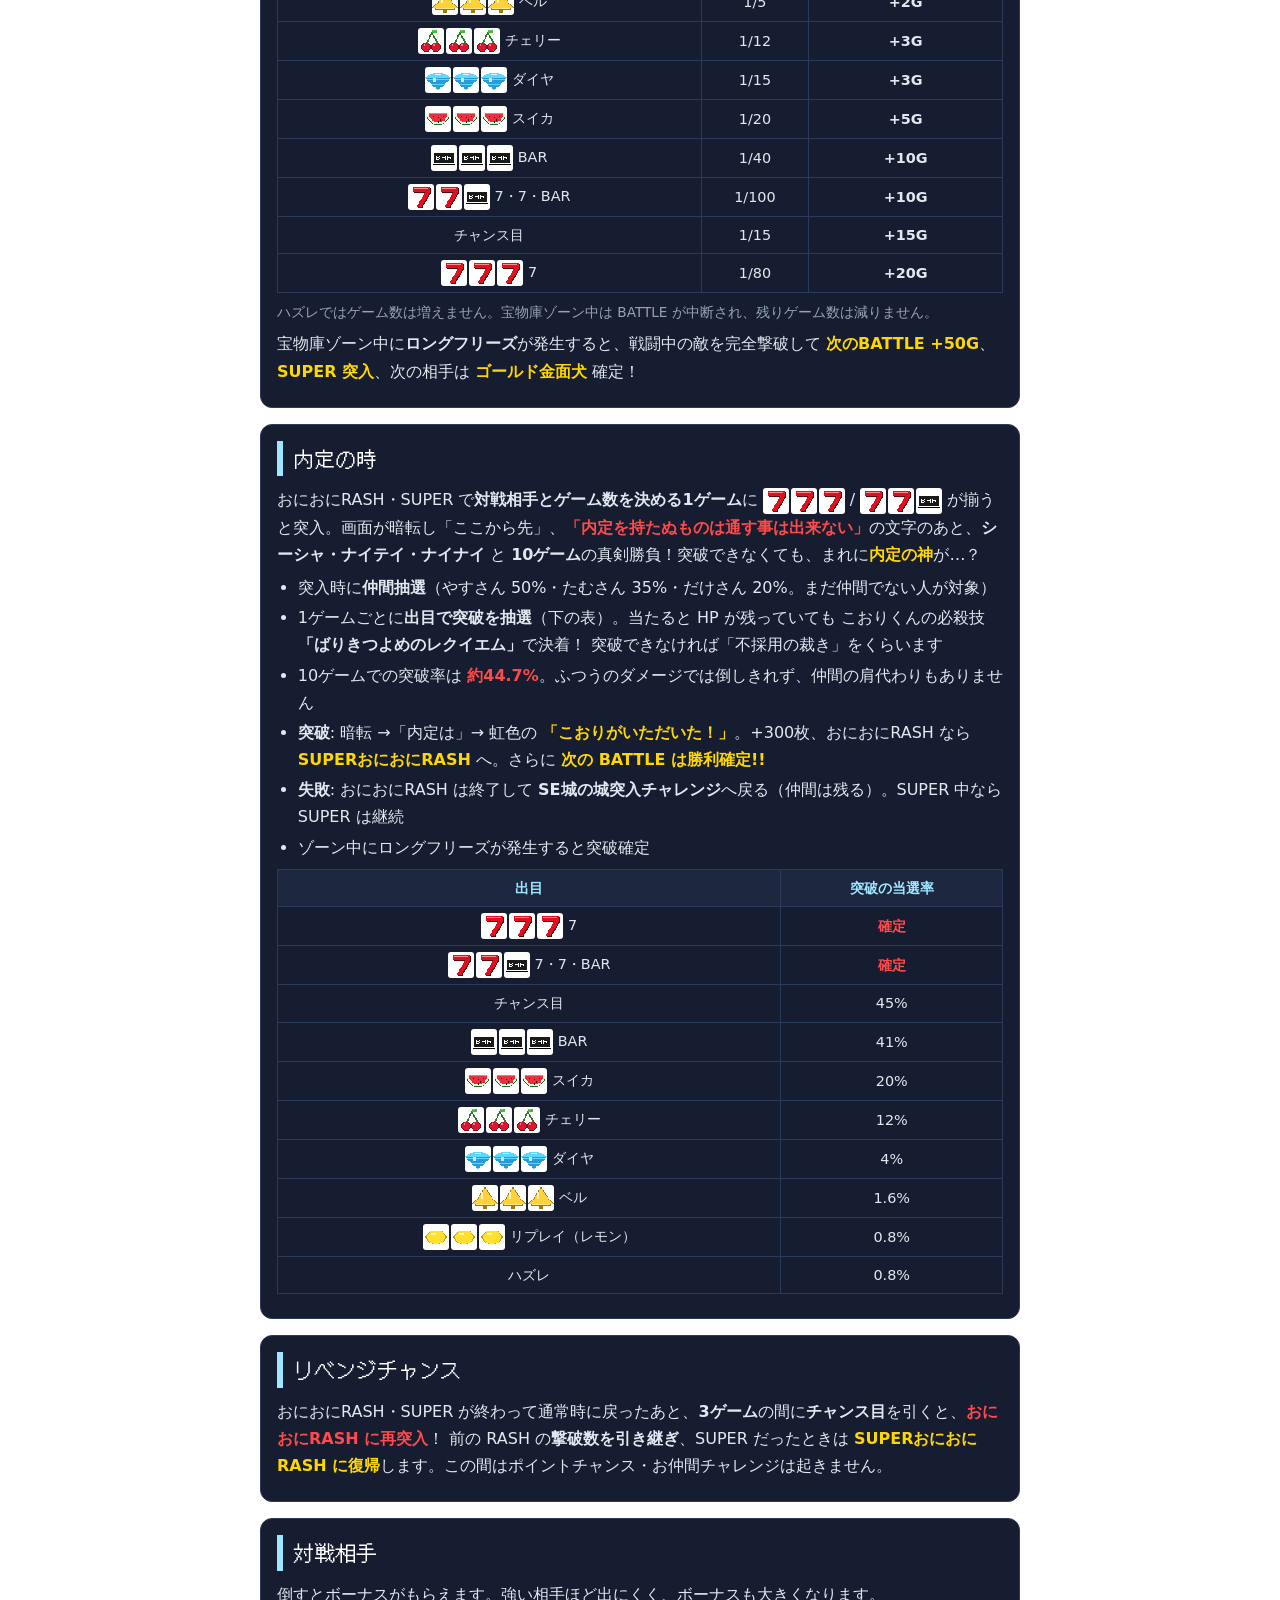
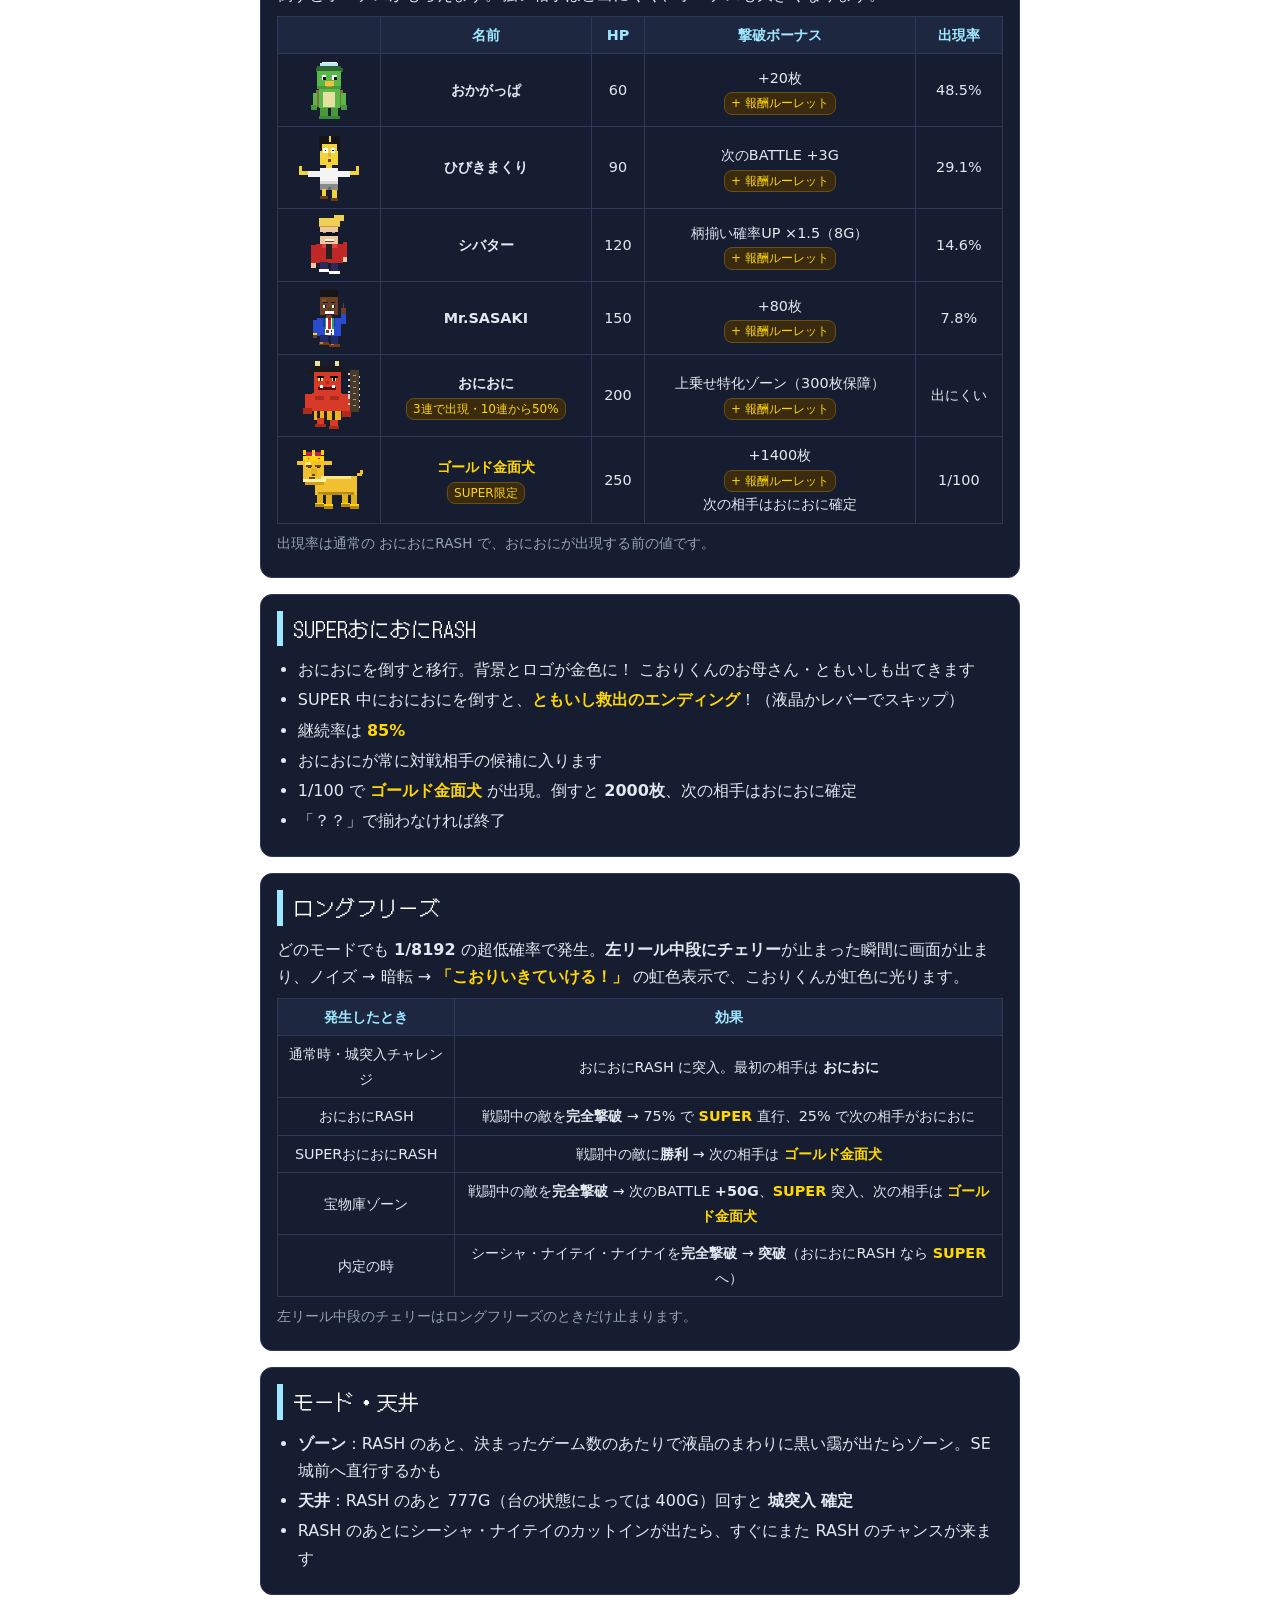
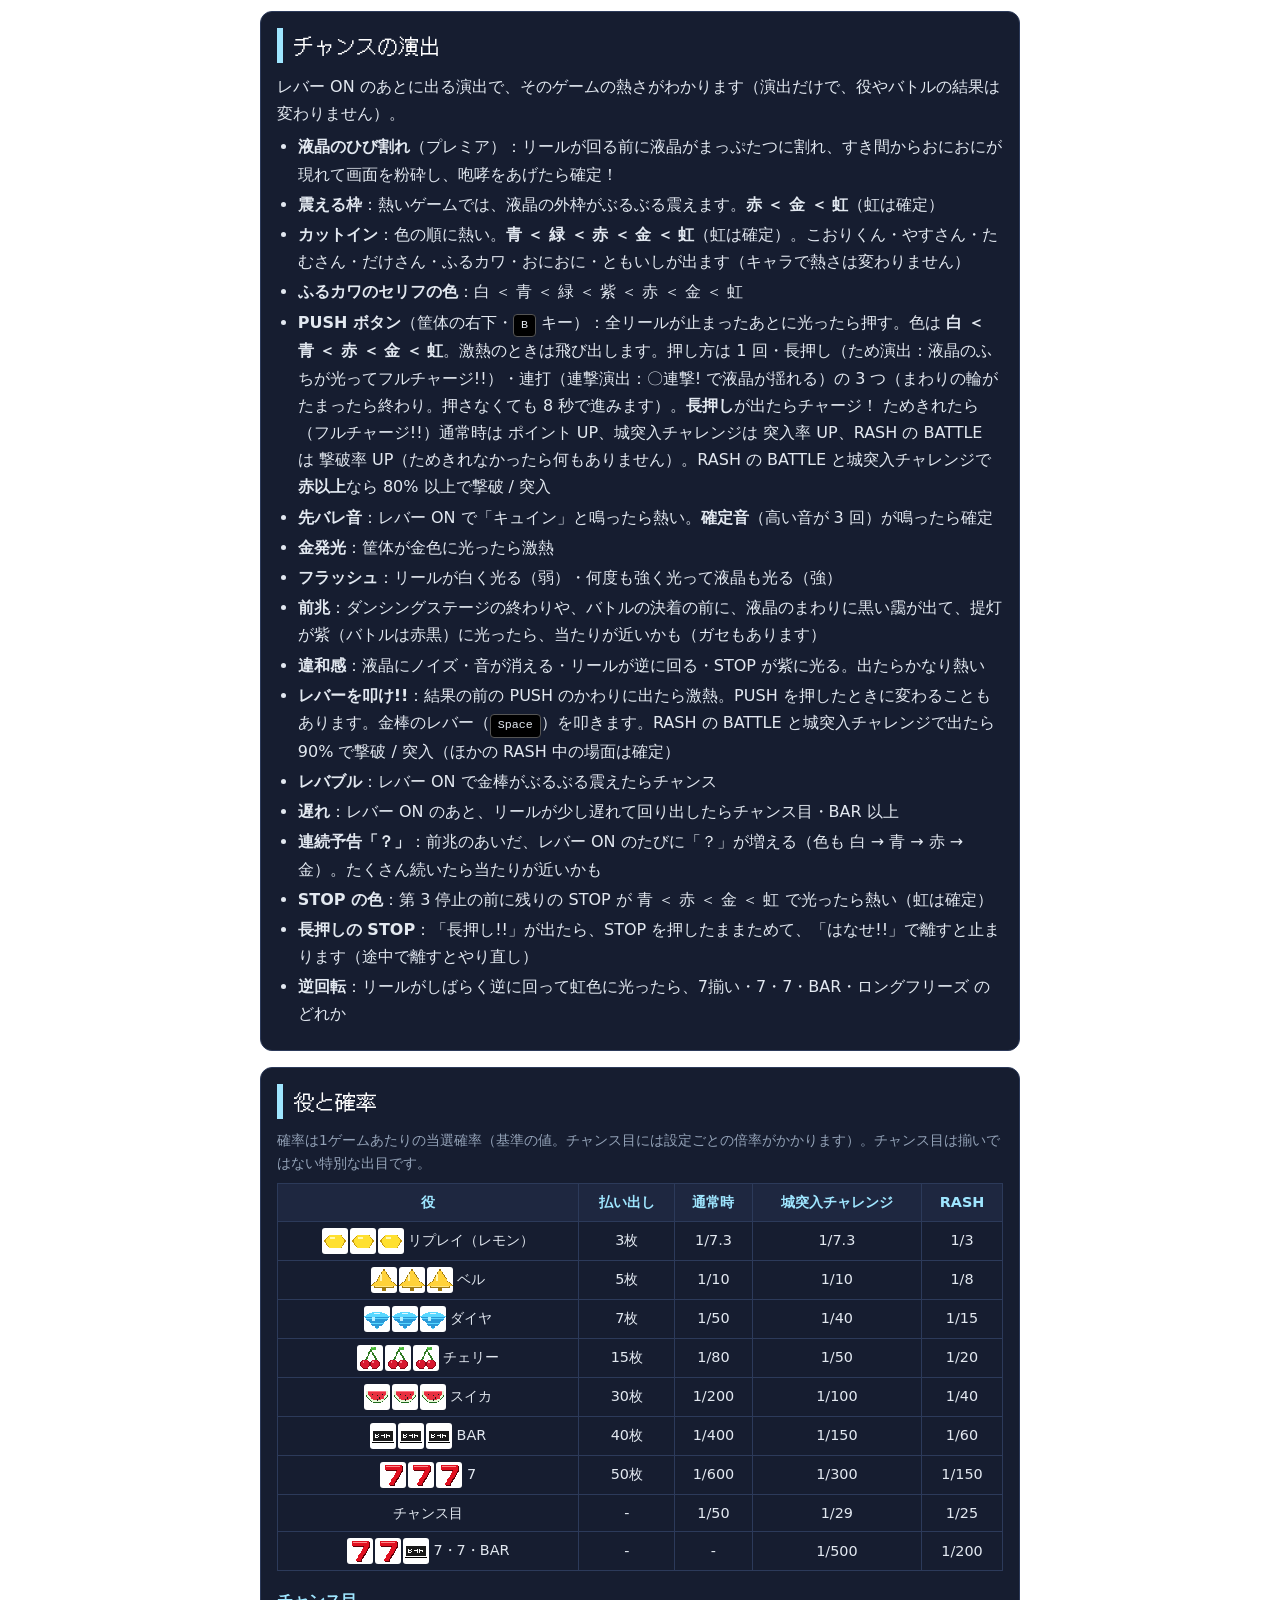
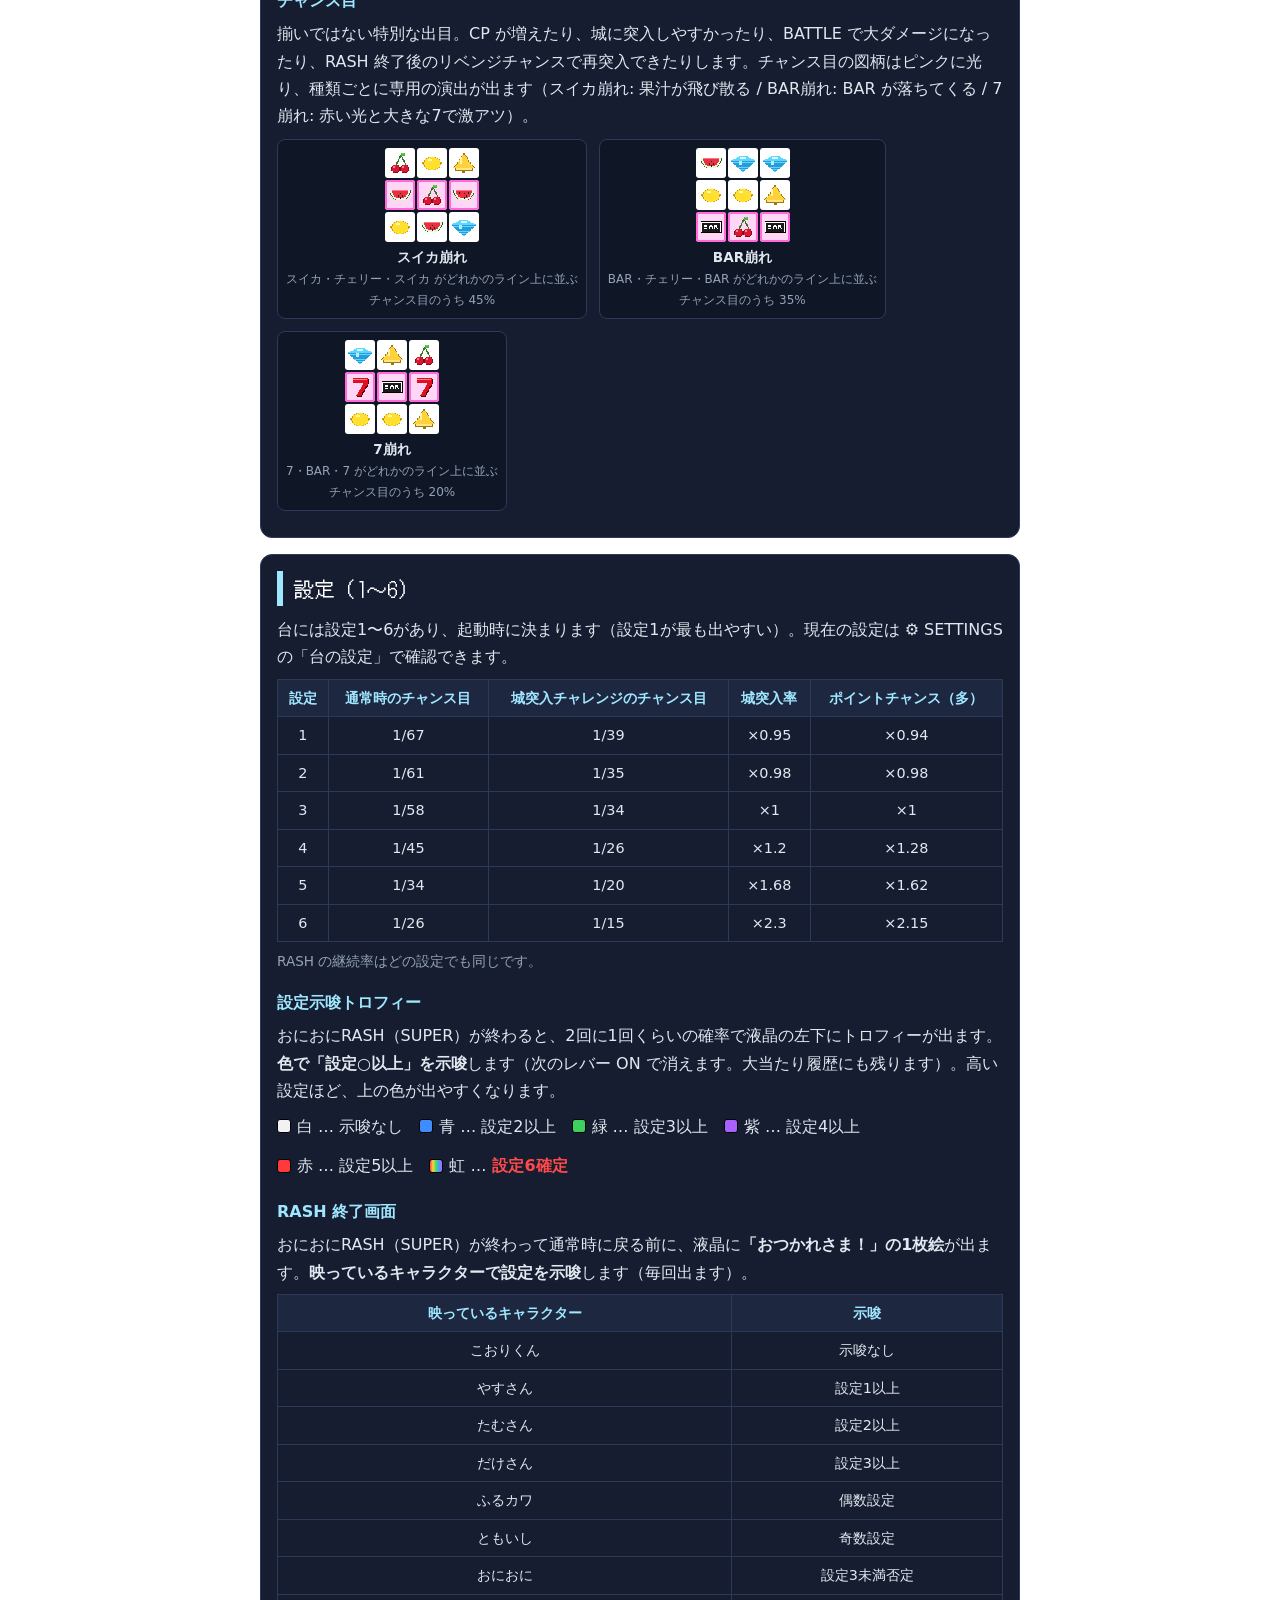
<file: howto.html>
<!DOCTYPE html>
<html lang="ja">
<head>
    <meta charset="UTF-8">
    <meta name="viewport" content="width=device-width, initial-scale=1.0, viewport-fit=cover">
    <meta name="theme-color" content="#0d1220">
    <!-- ホーム画面に追加 (PWA。manifest.webmanifest / sw.js) -->
    <link rel="manifest" href="manifest.webmanifest">
    <link rel="icon" type="image/png" href="icons/icon-192.png">
    <link rel="apple-touch-icon" href="icons/apple-touch-icon.png">
    <meta name="mobile-web-app-capable" content="yes">
    <meta name="apple-mobile-web-app-capable" content="yes">
    <meta name="apple-mobile-web-app-status-bar-style" content="black-translucent">
    <meta name="apple-mobile-web-app-title" content="こおりくん">
    <title>遊び方 - CRこおりくんの大冒険 ～おにおにの野望～</title>
    <link rel="preconnect" href="https://fonts.googleapis.com">
    <link rel="preconnect" href="https://fonts.gstatic.com" crossorigin>
    <link rel="stylesheet" href="https://fonts.googleapis.com/css2?family=DotGothic16&display=swap">
    <style>
        :root {
            --bg: #0d1220;
            --panel: #161d30;
            --line: #2c3a5a;
            --text: #e2e8f0;
            --muted: #94a3b8;
            --ice: #9fe6ff;
            --gold: #ffd700;
            --red: #ff4a4a;
            --pixel: "DotGothic16", "MS Gothic", "Osaka-Mono", monospace;
        }
        * { box-sizing: border-box; }
        body {
            margin: 0;
            background: radial-gradient(circle at top, #23314f, var(--bg));
            background-attachment: fixed;
            color: var(--text);
            font-family: system-ui, -apple-system, "Hiragino Sans", "Yu Gothic UI", sans-serif;
            line-height: 1.7;
            padding: max(12px, env(safe-area-inset-top)) max(16px, env(safe-area-inset-right))
                     max(24px, env(safe-area-inset-bottom)) max(16px, env(safe-area-inset-left));
        }
        main { max-width: 760px; margin: 0 auto; }
        a { color: var(--ice); }
        .back {
            display: inline-block; margin-bottom: 12px; padding: 8px 16px; border-radius: 20px;
            background: #2c4a7a; color: #fff; text-decoration: none; font-weight: bold;
            border: 2px solid var(--ice);
        }
        h1 {
            font-family: var(--pixel); font-weight: normal; color: var(--ice);
            font-size: clamp(1.2rem, 4.5vw, 1.8rem); margin: 4px 0 4px; text-shadow: 0 0 8px #3ab0ff;
        }
        .lead { color: var(--muted); margin: 0 0 16px; }
        nav.toc { display: flex; flex-wrap: wrap; gap: 6px; margin-bottom: 20px; }
        nav.toc a {
            font-size: 0.85rem; padding: 4px 10px; border-radius: 14px; background: var(--panel);
            border: 1px solid var(--line); text-decoration: none;
        }
        section {
            background: var(--panel); border: 1px solid var(--line); border-radius: 12px;
            padding: 16px; margin-bottom: 16px;
        }
        h2 {
            font-family: var(--pixel); font-weight: normal; font-size: 1.3rem; margin: 0 0 10px;
            color: #fff; border-left: 6px solid var(--ice); padding-left: 10px;
        }
        h3 { font-size: 1rem; margin: 16px 0 6px; color: var(--ice); }
        p { margin: 6px 0; }
        .note { color: var(--muted); font-size: 0.85rem; }
        .red { color: var(--red); font-weight: bold; }
        .gold { color: var(--gold); font-weight: bold; }
        kbd {
            display: inline-block; padding: 1px 7px; border-radius: 4px; background: #000;
            border: 1px solid #555; font-family: monospace; font-size: 0.9em;
        }
        ul { margin: 6px 0; padding-left: 1.3em; }
        li { margin: 3px 0; }

        /* ゲームの流れ */
        .flow { display: flex; flex-direction: column; gap: 0; }
        .step {
            background: #0f1626; border: 2px solid var(--line); border-radius: 10px; padding: 10px 12px;
        }
        .step h4 { margin: 0 0 4px; font-family: var(--pixel); font-weight: normal; font-size: 1.1rem; }
        .step p { margin: 0; font-size: 0.92rem; }
        .step.normal { border-color: #5ab8ff; }
        .step.castle { border-color: #ff6a6a; }
        .step.rash { border-color: var(--red); }
        .step.rash h4 { color: var(--red); }
        .step.super { border-color: var(--gold); }
        .step.super h4 { color: var(--gold); }
        .arrow { text-align: center; color: var(--muted); font-size: 0.85rem; padding: 4px 0; }
        .arrow::before { content: "▼ "; }

        /* 表 */
        .table-wrap { overflow-x: auto; margin: 8px 0; }
        table { border-collapse: collapse; width: 100%; font-size: 0.9rem; min-width: 320px; }
        th, td { border: 1px solid var(--line); padding: 6px 8px; text-align: center; vertical-align: middle; }
        th { background: #1e2740; color: var(--ice); font-weight: bold; white-space: nowrap; }
        td.left { text-align: left; }
        .sym { width: 32px; height: 32px; image-rendering: pixelated; vertical-align: middle; }
        .sym-row { display: inline-flex; gap: 2px; vertical-align: middle; }
        .sym-row .sym { width: 26px; height: 26px; background: #fff; border-radius: 3px; }
        canvas.enemy { image-rendering: pixelated; display: block; margin: 0 auto; }

        /* 3x3 の出目の図 */
        .line-list, .chance-list { display: flex; flex-wrap: wrap; gap: 12px; margin: 10px 0; }
        .grid-card { background: #0f1626; border: 1px solid var(--line); border-radius: 8px; padding: 8px; text-align: center; }
        .grid-card .label { font-size: 0.85rem; margin-top: 4px; }
        .grid-card .sub { font-size: 0.75rem; color: var(--muted); }
        .grid3 { display: grid; grid-template-columns: repeat(3, 30px); gap: 2px; justify-content: center; }
        .grid3 div { width: 30px; height: 30px; background: #fff; border-radius: 3px; display: flex; align-items: center; justify-content: center; }
        .grid3 div.on { background: #fff3a0; box-shadow: inset 0 0 0 2px #ffd700; }
        .grid3 div.pink { background: #ffd6f6; box-shadow: inset 0 0 0 2px #ff6ad8; }
        .grid3 div.blank { background: #2a3550; }
        .grid3 div.blank.on { background: #ffd700; box-shadow: none; }
        .grid3 img { width: 24px; height: 24px; image-rendering: pixelated; }
        .tag {
            display: inline-block; font-size: 0.75rem; padding: 0 6px; border-radius: 8px;
            background: #3a2a10; color: var(--gold); border: 1px solid #6a5010; white-space: nowrap;
        }
        .trophy-list { list-style: none; padding: 0; display: flex; flex-wrap: wrap; gap: 6px 16px; }
        .trophy-list li { display: flex; align-items: center; gap: 6px; }
        .trophy-swatch {
            display: inline-block; width: 14px; height: 14px; border-radius: 3px; border: 1px solid #000;
        }
    </style>
</head>
<body>
<main>
    <a class="back" href="index.html">← ゲームに戻る</a>
    <h1>遊び方</h1>
    <p class="lead" id="title"></p>

    <nav class="toc">
        <a href="#controls">操作</a>
        <a href="#lines">リールとライン</a>
        <a href="#flow">ゲームの流れ</a>
        <a href="#normal">通常時</a>
        <a href="#companions">お仲間</a>
        <a href="#dance">ダンス</a>
        <a href="#castle">城突入</a>
        <a href="#rash">おにおにRASH</a>
        <a href="#treasure">宝物庫ゾーン</a>
        <a href="#naitei">内定の時</a>
        <a href="#revenge">リベンジ</a>
        <a href="#enemies">対戦相手</a>
        <a href="#super">SUPER</a>
        <a href="#freeze">ロングフリーズ</a>
        <a href="#roles">役と確率</a>
        <a href="#setting">設定</a>
    </nav>

    <section id="controls">
        <h2>操作</h2>
        <ul>
            <li><b>LEVER ON</b> を押すとリールが回ります（1ゲーム <span id="spin-cost"></span> 枚）</li>
            <li>左・中・右の <b>STOP</b> で1本ずつリールを止めます。止める順番は自由です。回っているリールそのものを押しても止まります</li>
            <li>スマホは縦でも横でも遊べます。横にすると液晶が大きくなり、右手側にリール・STOP・レバーが並びます</li>
            <li>スマホのホーム画面に追加すると、アイコンから全画面で遊べます。一度開いたあとはネットにつながっていなくても遊べます（Android: メニューの「アプリをインストール」、iPhone: 共有ボタン →「ホーム画面に追加」。iPhone ではホーム画面のアプリと Safari で保存データが別になります）</li>
            <li>パソコンでは、ボタンやデータカウンターまで画面に収まるよう自動で大きさを合わせます。上の <b>⛶ 全画面</b> で、液晶とリールだけを画面いっぱいに出して遊べます（Esc か右上の「✕ 全画面をやめる」で戻ります）</li>
            <li>パソコンではキーボードでも遊べます: レバー <kbd>Space</kbd>、STOP <kbd>J</kbd> <kbd>K</kbd> <kbd>L</kbd>（⚙ SETTINGS で変更できます）</li>
            <li>コインがなくなったら <b>BUY COINS</b>（<span id="package"></span>）</li>
            <li>データは1ゲームごとに自動で保存され、次に開いたときは続きから遊べます</li>
            <li>別の台で遊びたいときは画面上部の <b>⇄ 台移動</b>。コイン・投資額・収支は持ったまま、<b>台の設定を抽選し直した新しい台</b>に移ります（進行状況・データカウンター・大当たり履歴は新しい台のものになります）</li>
            <li>最初からやり直すときは画面上部の <b>↺ リセット</b>（キー割り当て・サウンドの設定は残ります）</li>
        </ul>
    </section>

    <section id="lines">
        <h2>リールとライン</h2>
        <p>各リールには <b>上段・中段・下段</b> の3つの図柄が見えます。次の <b>5ライン</b> のどこかに同じ図柄が3つ並ぶと当たりです（斜めもOK）。</p>
        <div class="line-list" id="line-list"></div>
        <p>2本止めた時点で当たりそうなラインがあると <b>REACH!</b>（揃うラインと、7・BAR・スイカのリーチで発生）。揃ったラインの図柄は金色に光ります。</p>
        <p><b>目押しはいりません。</b>STOP を押した位置から、当たった役を必ず引き込んで止まります（取りこぼしなし）。たいていは 4 コマ以内ですが、7・BAR は 1 本のリールに 2 つしかないので、遠いときは長くすべって止まります。</p>
        <p>リールの左右の <b>1〜5 の番号</b>はラインの番号で、当たったラインが光ります（1 上段・2 中段・3 下段・4 右下がり・5 右上がり）。リールの上の<b>ランプ</b>は、回っている間は白、リーチは赤、押せ!! は金、揃うと金、チャンス目はピンク、ロングフリーズは虹色に光ります。</p>
    </section>

    <section id="flow">
        <h2>ゲームの流れ</h2>
        <p>主人公「こおりくん」が、おにおににさらわれた母・<b>ともいし</b>を取り戻すため、<b>SE城</b> を目指します。はじめて遊ぶとき・リセットしたあと・台移動したあとはオープニングが流れます（液晶かレバーでスキップ）。</p>
        <div class="flow">
            <div class="step normal">
                <h4>① 通常時（通学路 → 遠賀川 → 恵比寿町）</h4>
                <p>液晶の右下の <b>ゲーム数</b> が 1ゲームごとに増えます。チャンス目や柄揃い、ポイントチャンスで一気に増えることも。</p>
            </div>
            <div class="arrow" id="flow-cp"></div>
            <div class="step normal">
                <h4>ミニゲーム</h4>
                <p id="flow-mini"></p>
            </div>
            <div class="arrow">ミニゲーム成功</div>
            <div class="step castle">
                <h4>② SE城前</h4>
                <p id="flow-wait"></p>
            </div>
            <div class="arrow">城突入チャレンジ発生</div>
            <div class="step castle">
                <h4>③ 城突入チャレンジ</h4>
                <p id="flow-challenge"></p>
            </div>
            <div class="arrow">突入成功</div>
            <div class="step rash">
                <h4>④ おにおにRASH</h4>
                <p id="flow-rash"></p>
            </div>
            <div class="arrow">おにおにを倒す</div>
            <div class="step super">
                <h4>⑤ SUPERおにおにRASH</h4>
                <p id="flow-super"></p>
            </div>
        </div>
    </section>

    <section id="normal">
        <h2>通常時</h2>
        <h3>ゲーム数</h3>
        <ul id="cp-list"></ul>
        <h3>ミニゲーム</h3>
        <ul id="mini-list"></ul>
        <div class="table-wrap"><table id="mini-table"></table></div>
        <h3>ポイントチャンス</h3>
        <p id="pc-text"></p>
        <div class="table-wrap"><table id="pc-table"></table></div>
        <p class="note">設定が高いほど「多いポイント」を選びやすくなります。</p>
    </section>

    <section id="companions">
        <h2>お仲間チャレンジ</h2>
        <p id="companion-text"></p>
        <div class="table-wrap"><table id="companion-table"></table></div>
        <ul id="companion-list"></ul>
    </section>

    <section id="dance">
        <h2>ダンシングステージ</h2>
        <p id="dance-text"></p>
        <div class="table-wrap"><table id="dance-table"></table></div>
        <p class="note">ステージ中はマップ移動・毎ゲームのチャンスポイント加算・ポイントチャンス・お仲間チャレンジは止まります。チャンスゾーン突入に当選したゲームは、会場が一瞬金色に光ります。</p>
    </section>

    <section id="castle">
        <h2>城突入チャレンジ</h2>
        <p id="castle-text"></p>
        <div class="table-wrap"><table id="castle-table"></table></div>
        <p id="castle-oni"></p>
        <h3>城門と門番</h3>
        <ul id="gate-list"></ul>
        <h3>城門の復活</h3>
        <p id="castle-revival"></p>
        <p class="note">設定が高いほど突入しやすくなります（表は基準の値。設定ごとの倍率は「台の設定」の表を参照）。</p>
    </section>

    <section id="rash">
        <h2>おにおにRASH</h2>
        <ul id="rash-list"></ul>
        <h3>BATTLE のダメージ</h3>
        <div class="table-wrap"><table id="damage-table"></table></div>
        <h3>撃破率</h3>
        <ul id="kill-list"></ul>
        <h3>ガードとアタックチャンス</h3>
        <ul id="guard-list"></ul>
        <h3>報酬ルーレット</h3>
        <ul id="roulette-list"></ul>
        <div class="table-wrap"><table id="roulette-table"></table></div>
        <h3>BATTLE のゲーム数</h3>
        <div class="table-wrap"><table id="games-table"></table></div>
        <h3>必殺技</h3>
        <p>とどめを刺したキャラの必殺技がカットインで出ます。「？？」で継続できなかったときは、敵が必殺技を打ってきます。敵は出てきたときと必殺技の前に、吹き出しでしゃべります。</p>
        <h3>復活</h3>
        <p>「？？」で負けても、まれに <b>復活</b> することがあります。RASH が終わったあと通常ステージに戻らず、画面が暗いまま止まったら…次のレバー ON で <span class="gold">「こおりまだまえる！」</span> 戦っていた敵を倒して RASH 継続！</p>
        <div class="table-wrap"><table id="special-table"></table></div>
    </section>

    <section id="treasure">
        <h2>宝物庫ゾーン</h2>
        <p id="treasure-text"></p>
        <div class="table-wrap"><table id="treasure-table"></table></div>
        <p class="note">ハズレではゲーム数は増えません。宝物庫ゾーン中は BATTLE が中断され、残りゲーム数は減りません。</p>
        <p id="treasure-freeze"></p>
    </section>

    <section id="naitei">
        <h2>内定の時</h2>
        <p id="naitei-text"></p>
        <ul id="naitei-list"></ul>
        <div class="table-wrap"><table id="naitei-table"></table></div>
    </section>

    <section id="revenge">
        <h2>リベンジチャンス</h2>
        <p id="revenge-text"></p>
    </section>

    <section id="enemies">
        <h2>対戦相手</h2>
        <p>倒すとボーナスがもらえます。強い相手ほど出にくく、ボーナスも大きくなります。</p>
        <div class="table-wrap"><table id="enemy-table"></table></div>
        <p class="note" id="enemy-note"></p>
    </section>

    <section id="super">
        <h2>SUPERおにおにRASH</h2>
        <ul id="super-list"></ul>
    </section>

    <section id="freeze">
        <h2>ロングフリーズ</h2>
        <p id="freeze-text"></p>
        <div class="table-wrap"><table id="freeze-table"></table></div>
        <p class="note">左リール中段のチェリーはロングフリーズのときだけ止まります。</p>
    </section>

    <section id="bonus">
        <h2>モード・天井</h2>
        <ul>
            <li><b>ゾーン</b>：RASH のあと、決まったゲーム数のあたりで液晶のまわりに黒い靄が出たらゾーン。SE城前へ直行するかも</li>
            <li><b>天井</b>：RASH のあと 777G（台の状態によっては 400G）回すと <b>城突入 確定</b></li>
            <li>RASH のあとにシーシャ・ナイテイのカットインが出たら、すぐにまた RASH のチャンスが来ます</li>
        </ul>
    </section>

    <section id="hype">
        <h2>チャンスの演出</h2>
        <p>レバー ON のあとに出る演出で、そのゲームの熱さがわかります（演出だけで、役やバトルの結果は変わりません）。</p>
        <ul>
            <li><b>液晶のひび割れ</b>（プレミア）：リールが回る前に液晶がまっぷたつに割れ、すき間からおにおにが現れて画面を粉砕し、咆哮をあげたら確定！</li>
            <li><b>震える枠</b>：熱いゲームでは、液晶の外枠がぶるぶる震えます。<b>赤 ＜ 金 ＜ 虹</b>（虹は確定）</li>
            <li><b>カットイン</b>：色の順に熱い。<b>青 ＜ 緑 ＜ 赤 ＜ 金 ＜ 虹</b>（虹は確定）。こおりくん・やすさん・たむさん・だけさん・ふるカワ・おにおに・ともいしが出ます（キャラで熱さは変わりません）</li>
            <li><b>ふるカワのセリフの色</b>：白 ＜ 青 ＜ 緑 ＜ 紫 ＜ 赤 ＜ 金 ＜ 虹</li>
            <li><b>PUSH ボタン</b>（筐体の右下・<kbd>B</kbd> キー）：全リールが止まったあとに光ったら押す。色は <b>白 ＜ 青 ＜ 赤 ＜ 金 ＜ 虹</b>。激熱のときは飛び出します。押し方は 1 回・長押し（ため演出：液晶のふちが光ってフルチャージ!!）・連打（連撃演出：〇連撃! で液晶が揺れる）の 3 つ（まわりの輪がたまったら終わり。押さなくても 8 秒で進みます）。<b>長押し</b>が出たらチャージ！ ためきれたら（フルチャージ!!）通常時は ポイント UP、城突入チャレンジは 突入率 UP、RASH の BATTLE は 撃破率 UP（ためきれなかったら何もありません）。RASH の BATTLE と城突入チャレンジで <b>赤以上</b>なら 80% 以上で撃破 / 突入</li>
            <li><b>先バレ音</b>：レバー ON で「キュイン」と鳴ったら熱い。<b>確定音</b>（高い音が 3 回）が鳴ったら確定</li>
            <li><b>金発光</b>：筐体が金色に光ったら激熱</li>
            <li><b>フラッシュ</b>：リールが白く光る（弱）・何度も強く光って液晶も光る（強）</li>
            <li><b>前兆</b>：ダンシングステージの終わりや、バトルの決着の前に、液晶のまわりに黒い靄が出て、提灯が紫（バトルは赤黒）に光ったら、当たりが近いかも（ガセもあります）</li>
            <li><b>違和感</b>：液晶にノイズ・音が消える・リールが逆に回る・STOP が紫に光る。出たらかなり熱い</li>
            <li><b>レバーを叩け!!</b>：結果の前の PUSH のかわりに出たら激熱。PUSH を押したときに変わることもあります。金棒のレバー（<kbd>Space</kbd>）を叩きます。RASH の BATTLE と城突入チャレンジで出たら 90% で撃破 / 突入（ほかの RASH 中の場面は確定）</li>
            <li><b>レバブル</b>：レバー ON で金棒がぶるぶる震えたらチャンス</li>
            <li><b>遅れ</b>：レバー ON のあと、リールが少し遅れて回り出したらチャンス目・BAR 以上</li>
            <li><b>連続予告「？」</b>：前兆のあいだ、レバー ON のたびに「？」が増える（色も 白 → 青 → 赤 → 金）。たくさん続いたら当たりが近いかも</li>
            <li><b>STOP の色</b>：第 3 停止の前に残りの STOP が 青 ＜ 赤 ＜ 金 ＜ 虹 で光ったら熱い（虹は確定）</li>
            <li><b>長押しの STOP</b>：「長押し!!」が出たら、STOP を押したままためて、「はなせ!!」で離すと止まります（途中で離すとやり直し）</li>
            <li><b>逆回転</b>：リールがしばらく逆に回って虹色に光ったら、7揃い・7・7・BAR・ロングフリーズ のどれか</li>
        </ul>
    </section>

    <section id="roles">
        <h2>役と確率</h2>
        <p class="note">確率は1ゲームあたりの当選確率（基準の値。チャンス目には設定ごとの倍率がかかります）。チャンス目は揃いではない特別な出目です。</p>
        <div class="table-wrap"><table id="role-table"></table></div>
        <h3>チャンス目</h3>
        <p>揃いではない特別な出目。CP が増えたり、城に突入しやすかったり、BATTLE で大ダメージになったり、RASH 終了後のリベンジチャンスで再突入できたりします。チャンス目の図柄はピンクに光り、種類ごとに専用の演出が出ます（スイカ崩れ: 果汁が飛び散る / BAR崩れ: BAR が落ちてくる / 7崩れ: 赤い光と大きな7で激アツ）。</p>
        <div class="chance-list" id="chance-patterns"></div>
    </section>

    <section id="setting">
        <h2>設定（1〜6）</h2>
        <p>台には設定1〜6があり、起動時に決まります（設定1が最も出やすい）。現在の設定は ⚙ SETTINGS の「台の設定」で確認できます。</p>
        <div class="table-wrap"><table id="setting-table"></table></div>
        <p class="note">RASH の継続率はどの設定でも同じです。</p>
        <h3>設定示唆トロフィー</h3>
        <p>おにおにRASH（SUPER）が終わると、<span id="trophy-rate"></span>くらいの確率で液晶の左下にトロフィーが出ます。<b>色で「設定○以上」を示唆</b>します（次のレバー ON で消えます。大当たり履歴にも残ります）。高い設定ほど、上の色が出やすくなります。</p>
        <ul id="trophy-list" class="trophy-list"></ul>
        <h3>RASH 終了画面</h3>
        <p>おにおにRASH（SUPER）が終わって通常時に戻る前に、液晶に<b>「おつかれさま！」の1枚絵</b>が出ます。<b>映っているキャラクターで設定を示唆</b>します（毎回出ます）。</p>
        <div class="table-wrap"><table id="end-card-table"></table></div>
        <h3>設定推測</h3>
        <p>データカウンターの <b>設定推測</b> を開くと、この台で見た「通常時のチャンス目の出現率」「城突入チャレンジの成功率」「トロフィーの色」「RASH 終了画面の絵」から、設定1〜6それぞれの可能性（%）を計算して表示します。打ち始めは設定1がいちばん高く出ます（台の設定の出やすさから始まるため）。低設定っぽければ <b>⇄ 台移動</b> で別の台へ。</p>
        <h3>データカウンター</h3>
        <p>リールの下に、総ゲーム数・現在のゲーム数（前回の RASH から）・RASH と SUPER の回数・初当たり確率と、<b>大当たり履歴</b>（当選までのゲーム数・契機・SUPER 到達・獲得枚数・撃破数、新しい順に<span id="dc-shown"></span>件）を表示します。グラフは当選までのゲーム数（赤: RASH、金: SUPER 到達）です。</p>
    </section>

    <section id="furukawa">
        <h2>ふるカワ</h2>
        <p>ときどき液晶の右下に <b>ふるカワ</b> が出てきて、吹き出しでしゃべります。ヒントや次のステージを教えてくれたり、台の設定をこっそり示唆したり、仲間や戦っている相手の話をしたりします。ダンシングステージ・宝物庫ゾーン・内定の時ゾーンにも出てきます。敵と戦いはじめた1ゲーム目（内定の時ゾーンも）には必ず出てきて、その敵の話をします（シバターなら「おはしばた！」など。チャンス目などの熱い役のときは別）。敵が出てきたときにはその敵のセリフに返事をして、撃破したとき・RASH が終わったとき・ともいしが出てきたとき・エンディングのあとにもひとこと言います。RASH 中に熱くなると「いけるよ！」「ここがせめどき！」と応援してくれます。</p>
        <p>吹き出しの文字の色は、<b>そのゲームの熱さ</b>（城突入チャレンジでは突入のしやすさ）を表します。白 → <span style="color:#4f9bff">青</span> → <span style="color:#3fdf6f">緑</span> → <span style="color:#c070ff">紫</span> → <span class="red">赤</span> → <span class="gold">金</span> → 虹 の順に熱く、<b>虹は確定</b>！ 熱いゲームほど出てきやすくなります。</p>
    </section>

    <section id="collection">
        <h2>図鑑・実績</h2>
        <p>画面上部の <b>★ 図鑑</b> で、撃破した敵・見た必殺技・出たトロフィーの色・見た RASH 終了画面の絵（押すと大きく見られます）・聞いたふるカワのセリフ・記録と、実績を見られます。図鑑・実績は台移動しても残ります（リセットすると消えます）。実績を解除すると、画面上部に「★ 実績解除」が出ます。</p>
        <p>キャラクターや敵のカードを押すと、くわしい説明が見られます。戦う敵は<b>撃破</b>すると、戦わないキャラクターは<b>会う</b>と（ともいしは SUPERおにおにRASH 到達、仲間は仲間になる、ふるカワは出てくる）見られるようになります。</p>
        <div class="table-wrap"><table id="achievement-table"></table></div>
    </section>

    <a class="back" href="index.html">← ゲームに戻る</a>
</main>

<script src="js/config.js?v=a0a4afce"></script>
<script src="js/sprites.js?v=853589c0"></script>
<script src="js/characters.js?v=eaa6ddc9"></script>
<script src="js/state.js?v=dd9dfa23"></script>
<script src="js/lottery.js?v=603e8778"></script>
<script src="js/battle.js?v=d5a55c6e"></script>
<script>
    // 表示する数値はすべて js/config.js から作る (数値を調整してもこのページは自動で追従する)
    const c = window.GAME_CONFIG;
    const $ = id => document.getElementById(id);
    const SYMBOL_NAMES = {
        cherry: 'チェリー', replay: 'リプレイ（レモン）', melon: 'スイカ', bell: 'ベル',
        diamond: 'ダイヤ', seven: '7', bar: 'BAR', sevenBar: '7・7・BAR', chance: 'チャンス目', miss: 'ハズレ'
    };
    const odds = p => {
        if (!p) return '-';
        const d = 1 / p;
        return '1/' + (d >= 10 ? Math.round(d) : Math.round(d * 10) / 10);
    };
    const pct = p => Math.round(p * 1000) / 10 + '%';
    const symImg = id => `<img class="sym" src="${Symbols.url(id)}" alt="${SYMBOL_NAMES[id]}">`;
    const pattern = ids => `<span class="sym-row">${ids.map(symImg).join('')}</span>`;
    const roleView = role => {
        if (c.reels.specialPatterns[role]) return pattern(c.reels.specialPatterns[role]);
        if (c.reels.symbols.includes(role)) return pattern([role, role, role]);
        return '';
    };
    // 3x3 の出目 (grid[リール][段]) を図にする。cells のマスを強調
    const grid3 = (grid, cells = [], cls = 'on') => {
        const lit = new Set(cells.map(([reel, row]) => `${reel}-${row}`));
        let html = '<div class="grid3">';
        for (let row = 0; row < 3; row++) {
            for (let reel = 0; reel < 3; reel++) {
                const id = grid ? grid[reel][row] : null;
                const on = lit.has(`${reel}-${row}`) ? (grid ? cls : 'on') : '';
                html += id ? `<div class="${on}"><img src="${Symbols.url(id)}" alt="${SYMBOL_NAMES[id]}"></div>`
                    : `<div class="blank ${on}"></div>`;
            }
        }
        return html + '</div>';
    };
    const table = (id, head, rows) => {
        $(id).innerHTML = `<thead><tr>${head.map(h => `<th>${h}</th>`).join('')}</tr></thead>` +
            `<tbody>${rows.map(r => `<tr>${r.map(v => `<td>${v}</td>`).join('')}</tr>`).join('')}</tbody>`;
    };
    const bonusText = b => b.type === 'coins' ? `+${b.value}枚`
        : b.type === 'games' ? `次のBATTLE +${b.value}G`
        : b.type === 'tokka' ? `上乗せ特化ゾーン（${c.tokka.min}枚保障）`
        : `柄揃い確率UP ×${b.value}（${b.games}G）`;

    $('title').textContent = c.title;

    // 5ライン
    $('line-list').innerHTML = LINES.map((line, li) =>
        `<div class="grid-card">${grid3(null, Lottery.lineCells(li))}<div class="label">${line.name}</div></div>`).join('');
    $('spin-cost').textContent = c.coins.spinCost;
    $('package').textContent = `${c.coins.packagePrice.toLocaleString()}円で${c.coins.packageAmount}枚`;

    // ゲームの流れ
    const cp = c.chancePoint;
    $('flow-cp').textContent = `${c.mini.early.from}G から抽選・${cp.threshold}G で確定・チャンス目など`;
    $('flow-mini').textContent = `ゲーム数の数字の色が変わったら、次のゲームからミニゲーム（${Object.values(c.mini.kinds).map(k => k.short).join('・')}）。成功すれば SE城前へ！ 虹色なら城突入まで確定！`;
    $('flow-wait').textContent = `SE城が見えてきた！ ${c.castle.waitGames}ゲーム後に城突入チャレンジが始まります。`;
    $('flow-challenge').textContent = `${c.castle.challengeGames}ゲームの間にチャンス目などを引けば城に突入！ 失敗すると通常時に戻ります（ゲーム数は ${pct(c.castle.failKeepRate)} 持ち越し）。`;
    $('flow-rash').textContent = `敵と BATTLE してコインを増やすモード。継続率 ${pct(c.rash.normal.continueRate)}。敵を倒すとボーナス。${c.rash.oni.unlockStreak}連するとおにおにが現れ、連するほど出やすく、${c.rash.oni.maxStreak}連からはずっと${pct(c.rash.oni.maxRate)}！ おにおにを倒すと上乗せ特化ゾーン（${c.tokka.games}G・${c.tokka.min}枚保障・最大${c.tokka.max}枚。${Object.values(c.tokka.names).join('・')}から好きな演出を選べる）。ほかの敵を倒したときもまれに突入。`;
    $('flow-super').textContent = `継続率 ${pct(c.rash.super.continueRate)}！ ごくまれに「ゴールド金面犬」が現れ、倒すと ${c.goldDog.bonus.value}枚！`;

    // 通常時
    const alignedCp = Object.entries(cp.onAligned).filter(([, v]) => v > 0)
        .map(([role, v]) => `${SYMBOL_NAMES[role]} +${v}`).join('、');
    $('cp-list').innerHTML = [
        `1ゲームごとに +${cp.perGame}`,
        `チャンス目で +${cp.onChance}`,
        `柄揃いで追加: ${alignedCp}（7揃いは SE城前へ直行）`,
        `<b>${c.mini.early.from}G</b> から抽選、<b>${cp.threshold}G</b> で確定でミニゲーム（ゲーム数は 0 から数え直し）`,
        `マップは ${c.map.gamesPerMap}ゲームごとに ${c.map.loop.map(m => c.map.names[m]).join(' → ')} の順に移動`
    ].map(t => `<li>${t}</li>`).join('');

    // ミニゲーム (2026-10-27)
    const mk = c.mini.kinds;
    $('mini-list').innerHTML = [
        `ゲーム数が <b>${c.mini.early.from}G</b> を超えると毎ゲーム抽選、<b>${cp.threshold}G</b> で確定。<b>チャンス目</b>（${pct(c.mini.triggers.chance)}）・スイカ（${pct(c.mini.triggers.melon)}）を引くと、ミニゲームが決まります。<b>BAR揃い</b>は（SE城前へ直行しなければ）<b>緑（${c.mini.kinds.training.short}）以上</b>のミニゲーム確定`,
        'ミニゲームが決まると <b>ゲーム数の数字の色</b> が変わり、次のゲームから始まります。色は ' +
            Object.values(mk).map(k => `<span style="color:${k.color}">${k.short}</span>`).join(' ＜ ') + '。<b>虹色</b>なら成功して城突入まで確定！',
        `${mk.toilet.games}ゲームのあいだに、引いた役で成功を抽選（チャンス目・7 は成功）。成功すれば SE城前へ`,
        'トイレ探しは いそいでいる こおりくんが トイレを見つければ成功。おにおに特訓は 100k のダンベルを 10 秒耐えきれば成功（5G やってから最後に結果）。響かせは 映画館で 4DX を響かせれば成功、警備員につまみ出されたら失敗。ふるカワジャッジは ふるカワが虹色にフラッシュすれば成功（暗くなったあとのフラッシュも！）',
        'SE城前で <b>7・7・7</b> が揃ったら、城突入チャレンジは突破確定！',
        'どのミニゲームになるかは、チャンス目で決まったか・内部のモードで変わります（チャンス目のほうが良いミニゲームになりやすい）'
    ].map(t => `<li>${t}</li>`).join('');
    table('mini-table', ['ミニゲーム', '成功しやすさ'],
        Object.values(mk).map((k, i) => [`<span style="color:${k.color}">${k.name}</span>`, ['★', '★★', '★★★', '★★★★'][i]]));

    const pc = c.pointChance;
    $('pc-text').innerHTML = `通常時に <b>${odds(pc.rate)}</b> で発生。こおりくんが「少ないポイント」（${pc.small.map(v => '+' + v).join(' / ')}）と` +
        `「多いポイント」（${pc.big.map(v => '+' + v).join(' / ')}）の吹き出しから1つを選びます。どちらを選ぶかは<b>そのゲームの出目</b>で決まります。`;
    table('pc-table', ['出目', '「多い」を選ぶ確率（基準）'],
        Object.entries(pc.bigRate).map(([role, r]) => [`${roleView(role)} ${SYMBOL_NAMES[role]}`, pct(r)]));

    // お仲間チャレンジ (ドット絵付き)
    const cc = c.companions;
    const memberTotal = cc.members.reduce((sum, m) => sum + m.weight, 0);
    $('companion-text').innerHTML = `通常時（マップ移動中）に <b>${odds(cc.challengeRate)}</b> で発生。現れた仲間候補に声をかけ、<b>${pct(cc.successRate)}</b> で仲間になります。弱い仲間ほど現れやすく、すでに仲間の人は現れません。`;
    table('companion-table', ['', '名前', '現れやすさ', '城突入率', '追加ダメージ', '肩代わり'],
        cc.members.map(m => ['', `<b>${m.name}</b>`, pct(m.weight / memberTotal), `×${m.castleEntry}`, `+${m.extraDamage}`, pct(m.saveRate)]));
    [...$('companion-table').querySelectorAll('tbody tr')].forEach((tr, i) => {
        const cv = document.createElement('canvas');
        cv.width = 32; cv.height = 48; cv.className = 'enemy'; cv.style.width = '32px';
        Characters.drawCompanion(cv.getContext('2d'), cc.members[i].id, 16, 48, { scale: 2 });
        tr.children[0].appendChild(cv);
    });
    $('companion-list').innerHTML = [
        '<b>城突入率</b>: 城突入チャレンジの突入率が上がります（仲間全員分を掛け合わせ）',
        '<b>追加ダメージ</b>: BATTLE でダメージが入るたびに、仲間が追撃します（ベル・ハズレでは追撃なし）',
        '<b>肩代わり</b>: 「？？」で揃わず RASH が終わるとき、一番強い仲間がかばって RASH が続くことがあります（かばった仲間は離脱）',
        '仲間は RASH が終わると帰っていきます。また城を目指すときに集め直しましょう'
    ].map(t => `<li>${t}</li>`).join('');

    // ダンシングステージ
    const dc = c.dance;
    const danceGamesAvg = dc.games.reduce((s, g) => s + g.games * g.weight, 0) / dc.games.reduce((s, g) => s + g.weight, 0);
    $('dance-text').innerHTML = `通常時（マップ移動中）に <b>${odds(dc.rate)}</b> で突入。ダンス会場で こおりくん・仲間・ひびきまくり・おかがっぱが踊ります。` +
        `平均 <b>${Math.round(danceGamesAvg * 10) / 10}ゲーム</b>続き（残りゲーム数は秘密）、1ゲームごとにポイントを貯めながら<b>チャンスゾーン突入</b>を抽選。` +
        `最終ゲームの結果発表で <span class="gold">チャンスゾーン突入!!</span> なら <b>SE城前へ直行</b>、それ以外は貯めたポイントがチャンスポイントに加算されます。`;
    table('dance-table', ['出目', '貯まるポイント', 'チャンスゾーン突入'],
        ['seven', 'chance', 'bar', 'melon', 'cherry', 'diamond', 'bell', 'replay', 'miss'].map(role => [
            `${roleView(role)} ${SYMBOL_NAMES[role]}`, `+${dc.basePoints + (dc.pointsByRole[role] || 0)}`,
            (dc.zoneRates[role] || 0) >= 1 ? '<b class="red">確定</b>' : pct(dc.zoneRates[role] || 0)
        ]));

    // 城突入
    $('castle-text').innerHTML = `${c.castle.challengeGames}ゲームの間、毎ゲーム出目に応じた確率で突入を判定します。チャレンジ中はチャンス目が <b>${odds(c.lottery.castleChallenge.chance)}</b> と出やすくなっています。`;
    $('castle-text').innerHTML += `<br>SE城前（チャレンジ前の${c.castle.waitGames}G）で <b>チャンス目</b> を引くと、こおりくんが <span class="red">赤いオーラ</span> をまとい、チャレンジの突入率が <b>×${c.castle.chanceBoost}</b> になります。`;
    $('castle-text').innerHTML += `<br>仲間なし・オーラなしのときも突入率は <b>×${c.castle.minBoost}</b>（仲間・オーラの倍率がこれより小さいときは ×${c.castle.minBoost}）。`;
    $('castle-oni').innerHTML = `チャレンジ中に <b>7・7・BAR</b>（${odds(c.lottery.castleChallenge.sevenBar)}）が揃えば必ず突入し、<span class="red">最初の相手は おにおに</span>！`;
    table('castle-table', ['出目', '突入率'],
        Object.entries(c.castle.entryRate).sort((a, b) => b[1] - a[1])
            .map(([role, r]) => [`${roleView(role)} ${SYMBOL_NAMES[role]}`, pct(r < 1 ? r * (c.castle.entryScale ?? 1) : r)]));
    // 城門と門番・城門の復活 (2026-11-17 やることリスト B)
    const cf = c.challengeFx, kp = cf.keepers;
    const keeperNames = tier => Object.values(kp).filter(k => k.tier === tier).map(k => k.name).join('・');
    $('gate-list').innerHTML = [
        `チャレンジの はじめに 城門が 出ます。色は <b>木 ＜ 鉄 ＜ <span class="red">赤</span> ＜ <span class="gold">金の SE城門</span></b>。赤は 突入率が 高い（仲間・オーラ）ほど 出やすく、<span class="gold">金は 突入確定</span>！`,
        `門を まもるのは 鬼鬼団。期待度は <b>${keeperNames(1)} ＜ ${keeperNames(2)} ＜ ${keeperNames(3)} ＜ <span class="red">${keeperNames(4)}</span> ＜ <span class="gold">${keeperNames('sure')}（突入確定）</span></b>。突入率が 高いほど 強い 門番が 出やすくなります`,
        `設定示唆の 門番: <b>${kp.onigirin.name}</b> ＝ 偶数設定 示唆・<b>${kp.hyoutanoni.name}</b> ＝ <span class="red">設定2 以上 確定</span>・<b>${kp.goukioni.name}</b> ＝ <span class="gold">設定4 以上 確定</span>`,
        `突入が 決まった ゲームでは「ひびきまくり群」が 出ることも（出たら 突入確定）`
    ].map(t => `<li>${t}</li>`).join('');
    $('castle-revival').innerHTML = `${c.castle.challengeGames}G で 突入 できなかったとき、<b>${pct(c.castle.revivalRate)}</b> で 復活！ 門の 前が 暗いまま 止まったら チャンス。次の レバー ON で 暗転 → 7揃い → <span class="gold">「こおりまだまえる！」</span> 門を ぶち破って 突入します。チャンスポイントの 持ち越しは 復活しなかったときだけ。`;

    // RASH
    $('rash-list').innerHTML = [
        'RASH の1ゲーム目で <b>対戦相手</b> と <b>残りゲーム数</b> が決まり、BATTLE 開始',
        '柄を揃えるとこおりくんが攻撃！ 相手の HP を 0 にすれば撃破してボーナス獲得 → 次の相手へ',
        `残りゲーム数が 0 になると表示が <b>「？？」</b> に（<span class="red">「${c.specials.questionWarning}」</span>）。ここで柄が揃えば継続、揃わなければ敵の<b>必殺技</b>をくらって RASH 終了`,
        `継続率は <span class="red">${pct(c.rash.normal.continueRate)}</span>`,
        `BATTLE 中はリプレイ（${odds(c.lottery.battle.replay)}）が出やすく、コインがあまり減りません`
    ].map(t => `<li>${t}</li>`).join('');
    table('damage-table', ['役', '確率', 'ダメージ'],
        Object.entries(c.damage).map(([role, d]) => [
            `${roleView(role)} ${SYMBOL_NAMES[role]}`,
            odds(c.lottery.battle[role]),
            d === 'kill' ? '<span class="red">確定撃破</span>' : d === 0 ? 'なし' : d
        ]));
    const kr = c.killRate;
    $('kill-list').innerHTML = [
        '右上の <b>撃破率</b> は、いま戦っている相手を倒せる（「？？」で継続も）確率。敵が出てきたとき、画面全体に大きく出ます',
        `はじめの撃破率は相手ごと: ${c.enemies.map(e => `${e.name} ${pct(e.killRate)}`).join('・')}（SUPER 中は ${c.enemies.map(e => pct(e.superKillRate)).join('・')}）`,
        `役を引くと上がります: ${Object.entries(kr.add).map(([role, a]) => `${SYMBOL_NAMES[role]} +${pct(a)}`).join('・')}・ブレイク +${pct(kr.breakAdd)}・長押しのチャージ +${pct(c.charge.battle.add)}。<b>BAR揃い・7揃い・7・7・BAR</b> は 100%`,
        '数字の色は <b>白 ＜ <span style="color:#4f9bff">青</span> ＜ <span style="color:#3fdf6f">緑</span> ＜ <span style="color:#c070ff">紫</span> ＜ <span class="red">赤</span> ＜ 虹</b>。虹（100%）は撃破確定！',
        '復活したときは… <span class="gold">撃破率 777%</span>！'
    ].map(t => `<li>${t}</li>`).join('');
    $('guard-list').innerHTML = [
        '相手はガードすることがあり、ダメージを受けても倒れずに耐えます（「ガード!」）',
        `<b>BAR揃い・7揃い・7・7・BAR</b> はガードを崩して確定撃破（「ガードブレイク!!」）`,
        `<b>チェリー</b>が揃うと ${pct(c.breakState.rates.cherry)}、<b>チャンス目</b>が出ると ${pct(c.breakState.rates.chance)} で <span class="red">アタックチャンス!!</span>。敵は ガード できなくなり、撃破率が ${pct(c.killRate.breakAdd)} 上がります。こおりくんの 攻撃は ダダダッと 当てる <b>連撃</b> か、溜めて 大きく 1 回の <b>一撃</b> で 見せます`,
        `ガードされても、<b>リプレイ</b> ${pct(c.finalBlow.rates.replay)}・<b>ダイヤ</b> ${pct(c.finalBlow.rates.diamond)}・<b>スイカ</b> ${pct(c.finalBlow.rates.melon)} で <b>とどめの一撃!</b>。ガード無視の 1 ダメージで撃破します`
    ].map(t => `<li>${t}</li>`).join('');
    const totalW = list => list.reduce((s, g) => s + g.weight, 0);
    // 報酬ルーレット (2026-11-17 やることリスト B)
    const rr = c.rewardRoulette;
    $('roulette-list').innerHTML = [
        '敵を 倒すたびに 報酬ルーレット！ まず <b>基本の 報酬</b>（かならず もらえる）が 光り、PUSH で ルーレットが 回って <b>追加の 報酬</b> が 決まります（RASH の ゲーム数は 減りません）',
        `凍りつく「バキバキッ！」で <b>1 段 上へ昇格</b>（${pct(rr.upgradeRate)}。何段も 続くことも。BAR揃い・7揃いなどの とどめなら 出やすい）`,
        `<span class="gold">ともいし乱入</span>（${pct(rr.tomoishiRate)}）なら いちばん 上の マスへ！`,
        `<b>アタックチャンス</b> 中の 敵を 倒すと <span class="red">アタックチャンスボーナス</span>で かならず もう 1 段（いちばん 上なら +${rr.breakTopCoins}枚）`,
        'SUPER 中は 良い マスが 出やすい。「次の BATTLE」の 報酬は 次の 1 回だけ',
        '⚙ SETTINGS の「報酬ルーレットを 短く」で 結果だけ 見せられます。とちゅうで レバー か 液晶を 押しても 結果まで 飛ばせます'
    ].map(t => `<li>${t}</li>`).join('');
    const rrNames = Object.fromEntries([...c.enemies, c.goldDog].map(e => [e.id, e.name]));
    table('roulette-table', ['敵', '基本の 報酬', 'マス（下ほど 出にくい）'],
        Object.entries(rr.enemies).map(([id, t]) => [rrNames[id] || id, bonusText(t.base), t.slots.map(sl => sl.label).join(' ／ ')]));
    table('games-table', ['ゲーム数', '開始時', '「？？」から継続時'],
        c.rash.initialGames.map((g, i) => [
            `${g.games}G`,
            pct(g.weight / totalW(c.rash.initialGames)),
            c.rash.continueGames[i] ? pct(c.rash.continueGames[i].weight / totalW(c.rash.continueGames)) : '-'
        ]));

    // リベンジチャンス
    $('revenge-text').innerHTML = `おにおにRASH・SUPER が終わって通常時に戻ったあと、<b>${c.revenge.games}ゲーム</b>の間に<b>チャンス目</b>を引くと、<span class="red">おにおにRASH に再突入</span>！ 前の RASH の<b>撃破数を引き継ぎ</b>、SUPER だったときは <span class="gold">SUPERおにおにRASH に復帰</span>します。この間はポイントチャンス・お仲間チャレンジは起きません。`;

    // 宝物庫ゾーン
    const tz = c.treasure;
    $('treasure-text').innerHTML = `おにおにRASH・SUPER の BATTLE 中に <b>${odds(tz.rate)}</b> で突入する、ゲーム数上乗せ特化ゾーン（「？？」のときは突入しません）。` +
        `<b>${tz.games}ゲーム</b>の間、柄が揃うたびに宝箱が開き、揃った柄に応じて<b>次の BATTLE のゲーム数</b>が増えます。撃破が確定していない BATTLE に戻るときは、増えたゲーム数を<b>いまの BATTLE</b>に足します（撃破後・撃破確定のときは次の BATTLE の開始時）。`;
    $('treasure-freeze').innerHTML = `宝物庫ゾーン中に<b>ロングフリーズ</b>が発生すると、戦闘中の敵を完全撃破して <span class="gold">次のBATTLE +${tz.freezeBonusGames}G</span>、<span class="gold">SUPER 突入</span>、次の相手は <span class="gold">${c.goldDog.name}</span> 確定！`;
    table('treasure-table', ['柄', '確率', '次のBATTLE'],
        Object.entries(tz.gamesByRole).sort((a, b) => a[1] - b[1]).map(([role, g]) => [
            `${roleView(role)} ${SYMBOL_NAMES[role]}`, odds(tz.lottery[role]), `<b>+${g}G</b>`
        ]));

    // 内定の時
    const nz = c.naitei;
    const companionRateText = c.companions.members.map(m => `${m.name} ${pct(nz.companionRates[m.id] || 0)}`).join('・');
    $('naitei-text').innerHTML = `おにおにRASH・SUPER で<b>対戦相手とゲーム数を決める1ゲーム</b>に ${nz.triggerRoles.map(r => roleView(r)).join(' / ')} が揃うと突入。` +
        `画面が暗転し「ここから先」、<span class="red">「内定を持たぬものは通す事は出来ない」</span>の文字のあと、<b>${nz.enemy.name}</b> と <b>${nz.games}ゲーム</b>の真剣勝負！突破できなくても、まれに<span class="gold">内定の神</span>が…？`;
    table('special-table', ['キャラ', '必殺技', '出るとき'], [
        ['こおりくん', c.specials.koori, 'とどめを刺したとき'],
        ['こおりくん', c.specials.kooriKill, '一撃必殺（BAR揃い・7揃い・7・7・BAR）でとどめ'],
        ['こおりくん', c.specials.kooriNaitei, '内定の時ゾーンを突破したとき'],
        ...c.companions.members.map(m => [m.name, m.special, '仲間の追撃でとどめを刺したとき']),
        ...[...c.enemies, c.goldDog].map(e => [e.name, e.special, '「？？」で継続できなかったとき']),
        [c.naitei.enemy.name, c.naitei.enemy.special, '内定の時ゾーンを突破できなかったとき']
    ]);
    $('naitei-list').innerHTML = [
        `突入時に<b>仲間抽選</b>（${companionRateText}。まだ仲間でない人が対象）`,
        `1ゲームごとに<b>出目で突破を抽選</b>（下の表）。当たると HP が残っていても こおりくんの必殺技<b>「${c.specials.kooriNaitei}」</b>で決着！ 突破できなければ「${c.naitei.enemy.special}」をくらいます`,
        `${nz.games}ゲームでの突破率は <span class="red">約${pct(Battle.naiteiWinRate(c))}</span>。ふつうのダメージでは倒しきれず、仲間の肩代わりもありません`,
        `<b>突破</b>: 暗転 →「内定は」→ 虹色の <span class="gold">「こおりがいただいた！」</span>。${bonusText(nz.enemy.bonus)}、おにおにRASH なら <span class="gold">SUPERおにおにRASH</span> へ。さらに <span class="gold">次の BATTLE は勝利確定!!</span>`,
        `<b>失敗</b>: おにおにRASH は終了して <b>SE城の城突入チャレンジ</b>へ戻る（仲間は残る）。SUPER 中なら SUPER は継続`,
        'ゾーン中にロングフリーズが発生すると突破確定'
    ].map(t => `<li>${t}</li>`).join('');
    table('naitei-table', ['出目', '突破の当選率'],
        Object.entries(nz.winRates).sort((a, b) => b[1] - a[1]).map(([role, rate]) => [
            `${roleView(role)} ${SYMBOL_NAMES[role]}`, rate >= 1 ? '<b class="red">確定</b>' : pct(rate)
        ]));

    // 対戦相手 (ドット絵付き)
    const enemyCanvas = id => {
        const { w, h } = Characters.size(id);
        const scale = 1.5;
        const cv = document.createElement('canvas');
        cv.width = Math.round(w * scale);
        cv.height = Math.round(h * scale);
        cv.className = 'enemy';
        cv.style.width = cv.width + 'px';
        Characters.drawEnemy(cv.getContext('2d'), id, cv.width / 2, cv.height, { scale });
        return cv;
    };
    // 撃破ボーナスは 報酬ルーレットの 基本の 報酬 + ルーレット (2026-11-16 から)
    const rrBonus = e => c.rewardRoulette && c.rewardRoulette.enabled && c.rewardRoulette.enemies[e.id]
        ? `${bonusText(c.rewardRoulette.enemies[e.id].base)}<br><span class="tag">+ 報酬ルーレット</span>` : bonusText(e.bonus);
    const normalTotal = c.enemies.filter(e => !e.requiresUnlock).reduce((s, e) => s + e.weight, 0);
    const rows = c.enemies.map(e => [
        '', `<b>${e.name}</b>${e.requiresUnlock ? `<br><span class="tag">${c.rash.oni.unlockStreak}連で出現・${c.rash.oni.maxStreak}連から${pct(c.rash.oni.maxRate)}</span>` : ''}`,
        e.hp, rrBonus(e), e.requiresUnlock ? '出にくい' : pct(e.weight / normalTotal)
    ]);
    rows.push(['', `<b class="gold">${c.goldDog.name}</b><br><span class="tag">SUPER限定</span>`, c.goldDog.hp,
        `${rrBonus(c.goldDog)}<br>次の相手はおにおに確定`, odds(c.goldDog.prob)]);
    table('enemy-table', ['', '名前', 'HP', '撃破ボーナス', '出現率'], rows);
    const ids = [...c.enemies.map(e => e.id), c.goldDog.id];
    [...$('enemy-table').querySelectorAll('tbody tr')].forEach((tr, i) => tr.children[0].appendChild(enemyCanvas(ids[i])));
    $('enemy-note').textContent = '出現率は通常の おにおにRASH で、おにおにが出現する前の値です。';

    // SUPER
    $('super-list').innerHTML = [
        'おにおにを倒すと移行。背景とロゴが金色に！ こおりくんのお母さん・ともいしも出てきます',
        'SUPER 中におにおにを倒すと、<span class="gold">ともいし救出のエンディング</span>！（液晶かレバーでスキップ）',
        `継続率は <span class="gold">${pct(c.rash.super.continueRate)}</span>`,
        'おにおにが常に対戦相手の候補に入ります',
        `${odds(c.goldDog.prob)} で <span class="gold">${c.goldDog.name}</span> が出現。倒すと <b>${c.goldDog.bonus.value}枚</b>、次の相手はおにおに確定`,
        '「？？」で揃わなければ終了'
    ].map(t => `<li>${t}</li>`).join('');

    // ロングフリーズ
    const lf = c.longFreeze;
    $('freeze-text').innerHTML = `どのモードでも <b>${odds(lf.prob.NORMAL)}</b> の超低確率で発生。` +
        `<b>左リール中段にチェリー</b>が止まった瞬間に画面が止まり、ノイズ → 暗転 → <span class="gold">「${lf.text}」</span> の虹色表示で、こおりくんが虹色に光ります。`;
    table('freeze-table', ['発生したとき', '効果'], [
        ['通常時・城突入チャレンジ', 'おにおにRASH に突入。最初の相手は <b>おにおに</b>'],
        ['おにおにRASH', `戦闘中の敵を<b>完全撃破</b> → ${pct(lf.superRate)} で <span class="gold">SUPER</span> 直行、${pct(1 - lf.superRate)} で次の相手がおにおに`],
        ['SUPERおにおにRASH', `戦闘中の敵に<b>勝利</b> → 次の相手は <span class="gold">${c.goldDog.name}</span>`],
        ['宝物庫ゾーン', `戦闘中の敵を<b>完全撃破</b> → 次のBATTLE <b>+${c.treasure.freezeBonusGames}G</b>、<span class="gold">SUPER</span> 突入、次の相手は <span class="gold">${c.goldDog.name}</span>`],
        ['内定の時', `${c.naitei.enemy.name}を<b>完全撃破</b> → <b>突破</b>（おにおにRASH なら <span class="gold">SUPER</span> へ）`]
    ]);

    // 役と確率
    const roles = Object.keys(c.lottery.normal);
    table('role-table', ['役', '払い出し', '通常時', '城突入チャレンジ', 'RASH'],
        [...new Set([...roles, ...Object.keys(c.lottery.battle)])].map(role => [
            `${roleView(role)} ${SYMBOL_NAMES[role]}`,
            role === 'chance' ? '-' : (c.reels.payouts[role] ? `${c.reels.payouts[role]}枚` : '-'),
            odds(c.lottery.normal[role]),
            odds(c.lottery.castleChallenge[role]),
            odds(c.lottery.battle[role])
        ]));
    // チャンス目: 実際のリール配列から作った出目の例と、出やすさ
    const cats = ReelMap.categories(c);
    const chanceTotal = c.reels.chancePatterns.reduce((sum, p) => sum + p.weight, 0);
    $('chance-patterns').innerHTML = c.reels.chancePatterns.map(p => {
        const example = cats[`chance:${p.name}`][0];
        const grid = ReelMap.gridFor(example.stops, c.reels.strips);
        const desc = p.line ? `${p.line.map(id => SYMBOL_NAMES[id]).join('・')} がどれかのライン上に並ぶ`
            : p.cells.map(([reel, row, id]) => `${['左', '中', '右'][reel]}リール${['上段', '中段', '下段'][row]}に${SYMBOL_NAMES[id]}`).join('、');
        return `<div class="grid-card">${grid3(grid, example.chance.cells, 'pink')}` +
            `<div class="label"><b>${p.name}</b></div><div class="sub">${desc}</div>` +
            `<div class="sub">チャンス目のうち ${pct(p.weight / chanceTotal)}</div></div>`;
    }).join('');

    // 設定
    const m = c.machine.multipliers;
    const settings = Object.keys(m);
    $('dc-shown').textContent = c.dataCounter.historyShown;
    $('trophy-rate').textContent = `${Math.round(1 / c.trophy.rate)}回に1回`;
    $('trophy-list').innerHTML =Object.entries(c.trophy.colors).map(([s, t]) => {
        const swatch = t.rainbow
            ? 'background: linear-gradient(90deg, #ff4040, #ffd040, #40e060, #40a0ff, #c060ff)'
            : `background: ${t.main}`;
        const meaning = s === '1' ? '示唆なし' : s === '6' ? '<span class="red">設定6確定</span>' : `設定${s}以上`;
        return `<li><span class="trophy-swatch" style="${swatch}"></span>${t.name} … ${meaning}</li>`;
    }).join('');
    table('end-card-table', ['映っているキャラクター', '示唆'], c.endCard.cards.map(card =>
        [card.name, /6確定/.test(card.hint) ? `<span class="red">${card.hint}</span>` : card.hint === 'デフォルト' ? '示唆なし' : card.hint]));
    table('achievement-table', ['実績', '条件'], c.collection.achievements.map(a => [a.name, a.desc]));

    table('setting-table', ['設定', '通常時のチャンス目', '城突入チャレンジのチャンス目', '城突入率', 'ポイントチャンス（多）'],
        settings.map(s => [
            s,
            odds(c.lottery.normal.chance * m[s].chance),
            odds(c.lottery.castleChallenge.chance * m[s].chance),
            `×${m[s].castleEntry}`,
            `×${m[s].pointBig}`
        ]));
</script>
</body>
</html>
</file>
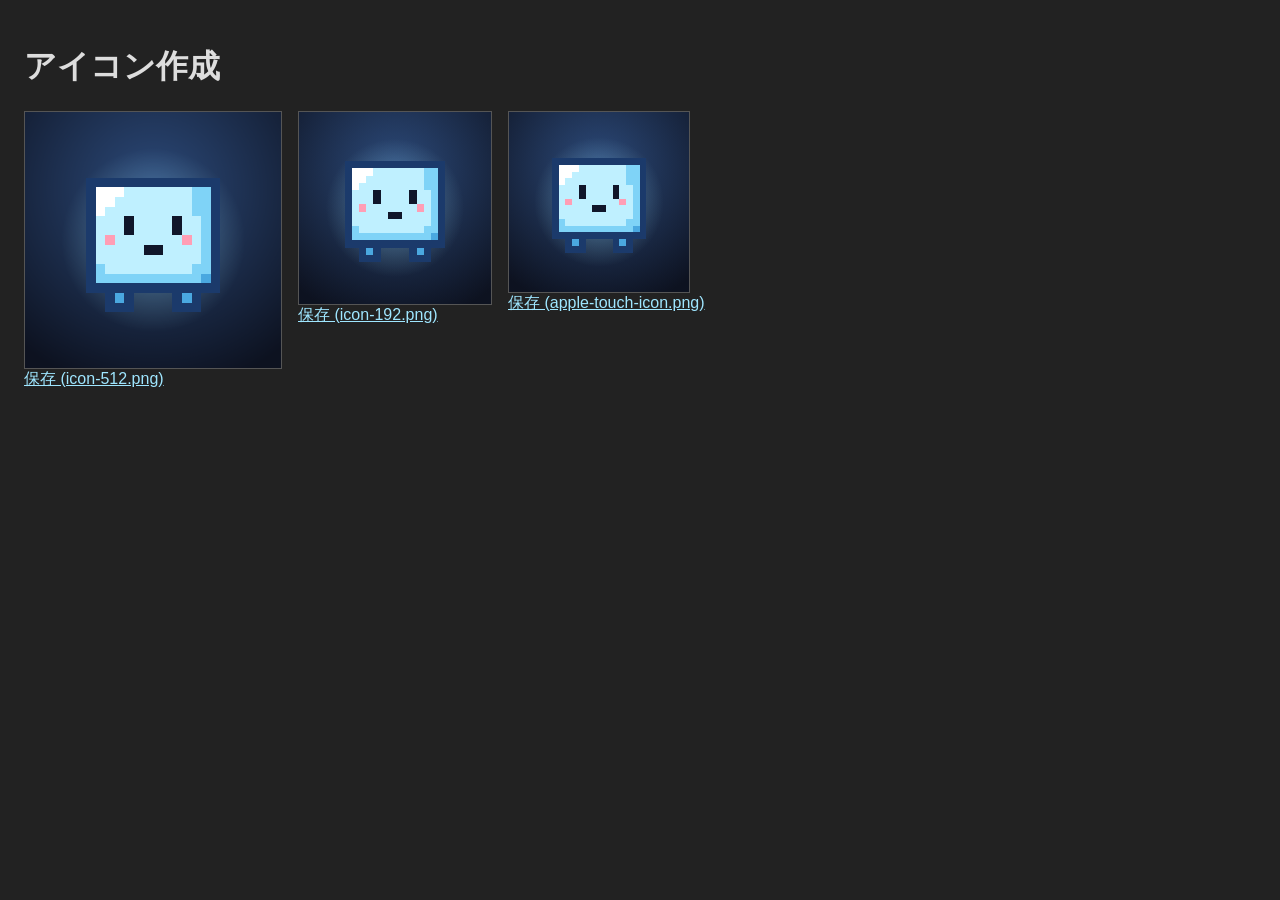
<file: tools/make-icons.html>
<!DOCTYPE html>
<html lang="ja">
<head>
    <meta charset="UTF-8">
    <title>アイコン作成 - CRこおりくんの大冒険</title>
    <style>
        body { background: #222; color: #ddd; font-family: sans-serif; padding: 16px; }
        figure { display: inline-block; margin: 0 16px 16px 0; vertical-align: top; }
        canvas { display: block; max-width: 256px; height: auto; image-rendering: pixelated; border: 1px solid #555; }
        a { color: #9fe6ff; }
    </style>
</head>
<body>
    <!--
    =====================================================================
    ホーム画面に追加したときのアイコン (icons/*.png) を作る
    ---------------------------------------------------------------------
    こおりくんのドット絵 (sprites.js の SPRITES.koori) を紺の背景に大きく描く。
    丸や角丸に切り抜かれても欠けないよう、絵は真ん中の 6 割に収める (maskable)。
    使い方: このページをブラウザで開き、各アイコンの「保存」で icons/ に上書きする
    =====================================================================
    -->
    <h1>アイコン作成</h1>
    <div id="icons"></div>
    <script src="../js/sprites.js?v=853589c0"></script>
    <script>
        const ICONS = [
            { file: 'icon-512.png', size: 512 },
            { file: 'icon-192.png', size: 192 },
            { file: 'apple-touch-icon.png', size: 180 }
        ];

        function drawIcon(canvas, size) {
            canvas.width = canvas.height = size;
            const ctx = canvas.getContext('2d');
            // 背景: ゲーム画面と同じ紺のグラデーションに、氷色の光
            const bg = ctx.createRadialGradient(size / 2, size * 0.3, 0, size / 2, size * 0.3, size * 0.8);
            bg.addColorStop(0, '#2c4a7a');
            bg.addColorStop(1, '#0d1220');
            ctx.fillStyle = bg;
            ctx.fillRect(0, 0, size, size);
            const glow = ctx.createRadialGradient(size / 2, size / 2, 0, size / 2, size / 2, size * 0.36);
            glow.addColorStop(0, 'rgba(159, 230, 255, 0.45)');
            glow.addColorStop(1, 'rgba(159, 230, 255, 0)');
            ctx.fillStyle = glow;
            ctx.fillRect(0, 0, size, size);
            // こおりくん (16x16 ドット。見えている部分は 14x15 ドット)
            const scale = size * 0.6 / 16;
            const x = (size - 16 * scale) / 2;
            const y = (size - 16 * scale) / 2 + scale * 0.5;
            drawSprite(ctx, SPRITES.koori, 'walk1', x, y, scale);
        }

        ICONS.forEach(({ file, size }) => {
            const fig = document.createElement('figure');
            const canvas = document.createElement('canvas');
            canvas.dataset.file = file;
            drawIcon(canvas, size);
            const link = document.createElement('a');
            link.textContent = `保存 (${file})`;
            link.download = file;
            link.href = canvas.toDataURL('image/png');
            const caption = document.createElement('figcaption');
            caption.appendChild(link);
            fig.append(canvas, caption);
            document.getElementById('icons').appendChild(fig);
        });
    </script>
</body>
</html>
</file>
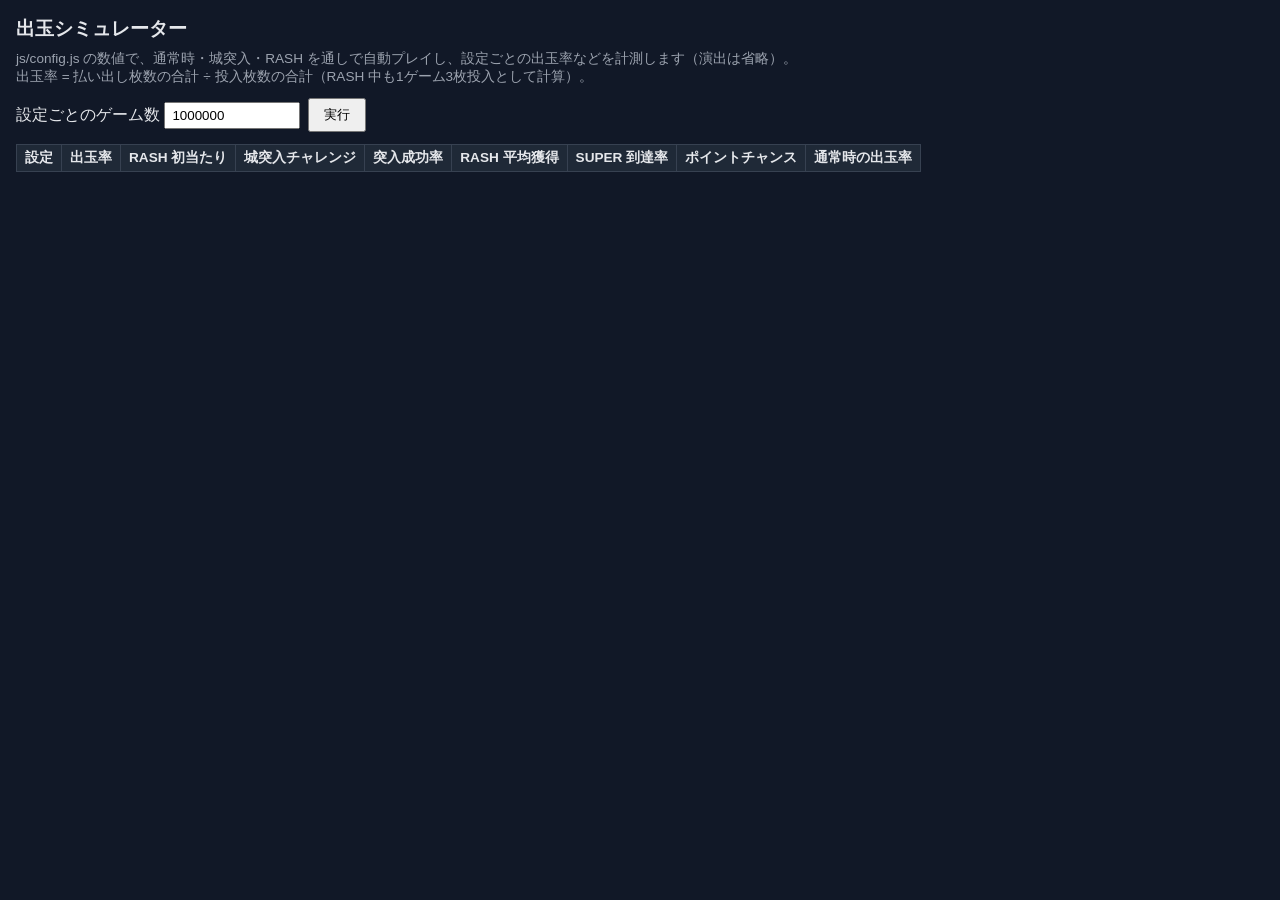
<file: tools/simulate.html>
<!DOCTYPE html>
<html lang="ja">
<head>
    <meta charset="UTF-8">
    <meta name="viewport" content="width=device-width, initial-scale=1.0">
    <title>出玉シミュレーター</title>
    <style>
        body { font-family: sans-serif; background: #111827; color: #e5e7eb; padding: 16px; margin: 0; }
        h1 { font-size: 1.2rem; margin: 0 0 8px; }
        p { color: #9ca3af; font-size: 0.85rem; margin: 4px 0 12px; }
        .controls { display: flex; flex-wrap: wrap; gap: 8px; align-items: center; margin-bottom: 12px; }
        input { width: 120px; padding: 4px 6px; }
        button { padding: 6px 14px; cursor: pointer; }
        .table-wrap { overflow-x: auto; }
        table { border-collapse: collapse; font-size: 0.85rem; min-width: 760px; }
        th, td { border: 1px solid #374151; padding: 4px 8px; text-align: right; }
        th { background: #1f2937; }
        td:first-child, th:first-child { text-align: center; }
        .status { margin: 8px 0; color: #fbbf24; }
    </style>
</head>
<body>
    <h1>出玉シミュレーター</h1>
    <p>js/config.js の数値で、通常時・城突入・RASH を通しで自動プレイし、設定ごとの出玉率などを計測します（演出は省略）。<br>
       出玉率 = 払い出し枚数の合計 ÷ 投入枚数の合計（RASH 中も1ゲーム3枚投入として計算）。</p>
    <div class="controls">
        <label>設定ごとのゲーム数 <input id="games" type="number" value="1000000" min="10000" step="100000"></label>
        <button id="run">実行</button>
    </div>
    <div id="status" class="status"></div>
    <div class="table-wrap">
        <table>
            <thead>
                <tr>
                    <th>設定</th><th>出玉率</th><th>RASH 初当たり</th><th>城突入チャレンジ</th><th>突入成功率</th>
                    <th>RASH 平均獲得</th><th>SUPER 到達率</th><th>ポイントチャンス</th><th>通常時の出玉率</th>
                </tr>
            </thead>
            <tbody id="result"></tbody>
        </table>
    </div>
    <pre id="json" hidden></pre>

    <script src="../js/config.js?v=a0a4afce"></script>
    <script src="../js/state.js?v=dd9dfa23"></script>
    <script src="../js/lottery.js?v=603e8778"></script>
    <script src="../js/battle.js?v=d5a55c6e"></script>
    <script src="../js/furukawa.js?v=6222c42e"></script>
    <script>
        // 設定 setting で games ゲーム自動プレイした統計を返す
        function simulate(setting, games, config = window.GAME_CONFIG) {
            const state = createInitialState(config);
            state.setting = setting;
            const cost = config.coins.spinCost;
            const stats = {
                setting, games, coinIn: 0, coinOut: 0, normalIn: 0, normalOut: 0,
                rash: 0, challenges: 0, entries: 0, super: 0, pointChances: 0, rashCoins: 0
            };
            for (let g = 0; g < games; g++) {
                const mode = state.mode;
                const before = state.totalCoinsWon;
                const outcome = Lottery.draw(state, config);
                const events = GameFlow.playWithCharge(state, outcome, config);   // 長押しの チャージは ためきる として
                const won = state.totalCoinsWon - before;
                stats.coinIn += cost;
                stats.coinOut += won;
                if (mode === MODES.NORMAL || mode === MODES.CASTLE_CHALLENGE) {
                    stats.normalIn += cost;
                    stats.normalOut += won;
                }
                for (const e of events) {
                    if (e.type === 'challengeStart') stats.challenges++;
                    if (e.type === 'castleEntry') stats.entries++;
                    if (e.type === 'rashStart') stats.rash++;
                    if (e.type === 'superStart') stats.super++;
                    if (e.type === 'pointChance') stats.pointChances++;
                    if (e.type === 'rashEnd') stats.rashCoins += e.coinsWon;
                    if (e.type === 'naiteiResult' && e.toCastle) stats.rashCoins += e.coinsWon;   // 内定の時ゾーンの失敗で終了
                }
            }
            stats.rtp = stats.coinOut / stats.coinIn;
            stats.normalRtp = stats.normalOut / stats.normalIn;
            return stats;
        }

        const pct = v => (v * 100).toFixed(1) + '%';
        const per = (games, n) => (n ? '1/' + Math.round(games / n) : '-');

        function row(s) {
            return `<tr><td>${s.setting}</td><td>${pct(s.rtp)}</td><td>${per(s.games, s.rash)}</td>` +
                `<td>${per(s.games, s.challenges)}</td><td>${s.challenges ? pct(s.entries / s.challenges) : '-'}</td>` +
                `<td>${s.rash ? Math.round(s.rashCoins / s.rash) + '枚' : '-'}</td><td>${s.rash ? pct(s.super / s.rash) : '-'}</td>` +
                `<td>${per(s.games, s.pointChances)}</td><td>${pct(s.normalRtp)}</td></tr>`;
        }

        async function runAll(games) {
            const tbody = document.getElementById('result');
            const status = document.getElementById('status');
            tbody.innerHTML = '';
            const all = [];
            for (let setting = 1; setting <= 6; setting++) {
                status.textContent = `設定${setting} を計算中…`;
                await new Promise(r => setTimeout(r, 0));
                const s = simulate(setting, games);
                all.push(s);
                tbody.insertAdjacentHTML('beforeend', row(s));
            }
            status.textContent = '完了';
            document.getElementById('json').textContent = JSON.stringify(all);
            return all;
        }

        document.getElementById('run').addEventListener('click', () => {
            runAll(Number(document.getElementById('games').value) || 1000000);
        });

        // ?auto=ゲーム数 で自動実行 (テスト用)
        const auto = new URLSearchParams(location.search).get('auto');
        if (auto) runAll(Number(auto));
    </script>
</body>
</html>
</file>
<file: css/style.css>
:root {
    --gold: #ffd700;
    --dark-gold: #b8860b;
    --ice: #9fe6ff;
    --reel-bg: #fff;
    --status-bg: #1a1f2e;
    --status-text: #7fffd4;
    --symbol-height: 64px;
}

[hidden] {
    display: none !important;
}

* {
    box-sizing: border-box;
}

body {
    background: radial-gradient(circle at top, #23314f, #0d1220);
    min-height: 100vh;
    margin: 0;
    padding: 16px;
    font-family: 'Arial Black', sans-serif;
    color: #ddd;
}

.game-container {
    display: flex;
    flex-direction: column;
    align-items: center;
    gap: 14px;
    max-width: 600px;
    margin: 0 auto;
}

.game-title {
    margin: 0;
    font-size: 1.2rem;
    text-align: center;
    color: var(--ice);
    text-shadow: 0 0 8px #3ab0ff;
}

.top-bar {
    display: flex;
    gap: 10px;
    align-items: center;
}

.mode-display {
    padding: 6px 14px;
    border-radius: 20px;
    background: #000;
    color: var(--gold);
    font-size: 0.85rem;
}

#settings-button,
#howto-button,
#collection-button,
#move-button,
#reset-button {
    padding: 8px 16px;
    background: #444;
    color: white;
    border: 2px solid var(--dark-gold);
    border-radius: 20px;
    cursor: pointer;
    font-weight: bold;
}

/* 遊び方 (別ページへのリンクをボタンの見た目に) */
#howto-button {
    display: inline-block;
    text-decoration: none;
    font-size: 0.83rem;
    line-height: 1.2;
    border-color: var(--ice);
}

#reset-button {
    border-color: #c86a6a;
}

#move-button {
    border-color: #6ac8a0;
}

#collection-button {
    border-color: #ff9a3c;
}

/* 全画面ボタン: パソコン (幅 1100px 以上) だけ出す */
#fullscreen-button {
    display: none;
    padding: 8px 16px;
    background: #444;
    color: white;
    border: 2px solid #9fb8ff;
    border-radius: 20px;
    cursor: pointer;
    font-weight: bold;
}

/* 全画面のときだけ右上に出す「戻る」ボタン (ふだんは薄く、マウスを乗せるとはっきり) */
.exit-fullscreen-button {
    display: none;
    position: fixed;
    top: 10px;
    right: 12px;
    z-index: 50;
    padding: 6px 12px;
    background: rgba(0, 0, 0, 0.6);
    color: #fff;
    border: 1px solid #888;
    border-radius: 16px;
    font-size: 0.8rem;
    cursor: pointer;
    opacity: 0.35;
    transition: opacity 0.2s;
}

.exit-fullscreen-button:hover,
.exit-fullscreen-button:focus-visible {
    opacity: 1;
}

.move-warning {
    margin: 0 0 14px;
    padding: 6px 10px;
    border-radius: 6px;
    background: #4a1010;
    color: #ffb0b0;
    font-size: 0.85rem;
    font-weight: bold;
}

.top-bar {
    flex-wrap: wrap;
    justify-content: center;
}

/* リセットの確認 */
.reset-text {
    font-size: 1rem;
    font-weight: bold;
    margin: 0 0 8px;
    text-align: center;
}

.reset-list {
    font-size: 0.85rem;
    color: #bbb;
    margin: 0 0 14px;
    padding-left: 1.2em;
}

.modal-actions {
    display: flex;
    gap: 10px;
}

.modal-actions .modal-button {
    flex: 1;
    padding: 10px;
}

/* ステータス */
.status-panel {
    background-color: var(--status-bg);
    padding: 10px 20px;
    border-radius: 10px;
    border: 3px solid #3a6ea5;
    display: flex;
    flex-wrap: wrap;
    justify-content: center;
    gap: 8px 20px;
    align-items: center;
}

.status-item {
    display: flex;
    align-items: baseline;
    gap: 6px;
}

.status-label {
    color: #aaa;
    font-size: 0.8rem;
}

.status-label.clickable {
    cursor: pointer;
    user-select: none;
    text-decoration: underline dotted #666;
}

.status-value {
    color: var(--status-text);
    font-size: 1.3rem;
    font-family: 'Courier New', Courier, monospace;
    font-weight: bold;
}

.currency-unit {
    color: var(--status-text);
}

#buy-coins-button {
    padding: 6px 12px;
    background: linear-gradient(to bottom, #666, #444);
    color: white;
    border: 1px solid #888;
    border-radius: 5px;
    cursor: pointer;
    font-weight: bold;
    font-size: 0.75rem;
}

#buy-coins-button.attention {
    border-color: var(--gold);
    animation: attention-blink 0.6s infinite alternate;
}

@keyframes attention-blink {
    from { box-shadow: 0 0 0 var(--gold); }
    to { box-shadow: 0 0 15px var(--gold); }
}

/* 筐体 */
.slot-machine {
    background: linear-gradient(160deg, #2c4a7a, #121c33);
    padding: 16px;
    border-radius: 20px;
    border: 6px solid var(--ice);
    box-shadow: 0 0 40px rgba(80, 180, 255, 0.35);
    width: 100%;
    text-align: center;
}

/* 液晶 */
.lcd-frame {
    background: #000;
    padding: 6px;
    border-radius: 8px;
    border: 4px solid #555;
    margin-bottom: 14px;
    display: flex;
    justify-content: center;
}

.lcd {
    display: block;
    width: 100%;
    height: auto;
    aspect-ratio: 16 / 9;
    image-rendering: pixelated;
    image-rendering: crisp-edges;
}

/* リール */
.reels-container {
    display: flex;
    justify-content: space-around;
    background-color: #0a0f1c;
    padding: 10px;
    border-radius: 10px;
}

.reel-column {
    display: flex;
    flex-direction: column;
    align-items: center;
    gap: 8px;
}

.reel {
    width: 96px;
    height: calc(var(--symbol-height) * 3);   /* 上段・中段・下段の3コマ */
    background-color: var(--reel-bg);
    border-radius: 5px;
    overflow: hidden;
    position: relative;
    box-shadow: inset 0 12px 12px rgba(0, 0, 0, 0.35), inset 0 -12px 12px rgba(0, 0, 0, 0.35);
}

/* リールの上下の影 (図柄の上に重ねて立体感を出す) */
.reel::after {
    content: '';
    position: absolute;
    inset: 0;
    pointer-events: none;
    background: linear-gradient(to bottom, rgba(0, 0, 0, 0.35), transparent 22%, transparent 78%, rgba(0, 0, 0, 0.35));
    z-index: 1;
}

.reel-strip {
    position: absolute;
    top: 0;
    left: 0;
    width: 100%;
    display: flex;
    flex-direction: column;
}

.symbol {
    height: var(--symbol-height);
    flex-shrink: 0;
    display: flex;
    justify-content: center;
    align-items: center;
    font-size: 2.6rem;
    border-bottom: 1px solid #ddd;
}

.symbol-img {
    width: 52px;
    height: 52px;
    image-rendering: pixelated;
    image-rendering: crisp-edges;
}

/* 揃ったラインの図柄 (金色に点滅) */
.symbol.win {
    background: #fff3a0;
    animation: win-cell 0.3s infinite alternate;
}

@keyframes win-cell {
    from { background: #fff3a0; box-shadow: inset 0 0 0 3px #ffd700; }
    to { background: #ffffff; box-shadow: inset 0 0 0 3px #ff9a00; }
}

/* ロングフリーズの図柄 (虹色) */
.symbol.freeze-cell {
    animation: freeze-cell 0.8s linear infinite;
}

@keyframes freeze-cell {
    0% { box-shadow: inset 0 0 0 4px #ff3030; background: #ffe0e0; }
    17% { box-shadow: inset 0 0 0 4px #ff9a00; background: #fff0d0; }
    33% { box-shadow: inset 0 0 0 4px #ffe000; background: #fffbd0; }
    50% { box-shadow: inset 0 0 0 4px #30d040; background: #e0ffe0; }
    67% { box-shadow: inset 0 0 0 4px #3090ff; background: #e0f0ff; }
    83% { box-shadow: inset 0 0 0 4px #a040ff; background: #f0e0ff; }
    100% { box-shadow: inset 0 0 0 4px #ff3030; background: #ffe0e0; }
}

/* ロングフリーズ中は筐体の枠が虹色に */
body.long-freeze .slot-machine {
    animation: freeze-frame 0.9s linear infinite;
}

@keyframes freeze-frame {
    0% { border-color: #ff3030; box-shadow: 0 0 50px #ff3030; }
    17% { border-color: #ff9a00; box-shadow: 0 0 50px #ff9a00; }
    33% { border-color: #ffe000; box-shadow: 0 0 50px #ffe000; }
    50% { border-color: #30d040; box-shadow: 0 0 50px #30d040; }
    67% { border-color: #3090ff; box-shadow: 0 0 50px #3090ff; }
    83% { border-color: #a040ff; box-shadow: 0 0 50px #a040ff; }
    100% { border-color: #ff3030; box-shadow: 0 0 50px #ff3030; }
}

/* チャンス目の図柄 (ピンク) */
.symbol.chance-cell {
    background: #ffd6f6;
    box-shadow: inset 0 0 0 3px #ff6ad8;
}

@keyframes reel-spin {
    from { transform: translateY(0); }
    to { transform: translateY(var(--cycle)); }
}

.stop-button {
    padding: 4px 14px;
    font-size: 0.85rem;
    background: linear-gradient(to bottom, #888, #555);
    color: white;
    border: 1px solid #333;
    border-radius: 5px;
    cursor: pointer;
    font-weight: bold;
}

.stop-button:disabled {
    background: #222;
    color: #555;
    cursor: not-allowed;
}

/* 止められる STOP は赤く光らせる */
.stop-button:not(:disabled) {
    background: linear-gradient(to bottom, #ff7a5a, #c8321e);
    border-color: #ffb09a;
    box-shadow: 0 3px 0 #6a1a10, 0 0 8px rgba(255, 90, 60, 0.6);
}

/* 押した瞬間に沈む */
.stop-button:not(:disabled):active {
    transform: translateY(2px);
    box-shadow: 0 1px 0 #6a1a10, 0 0 4px rgba(255, 90, 60, 0.6);
}

/* 押せるレバーはゆっくり光る */
#spin-button:not(:disabled) {
    animation: lever-ready 1.2s ease-in-out infinite alternate;
}

@keyframes lever-ready {
    from { filter: brightness(1); }
    to { filter: brightness(1.15); }
}

/* リーチ中: 残りの STOP が赤く光る */
.stop-button.reach:not(:disabled) {
    background: linear-gradient(to bottom, #ff6a6a, #c01818);
    animation: stop-glow-red 0.35s infinite alternate;
}

/* 押せ!!: 残りの STOP が金色に光る */
.stop-button.push:not(:disabled) {
    background: linear-gradient(to bottom, #fff07a, #d4a017);
    color: #3a2a00;
    animation: stop-glow-gold 0.25s infinite alternate;
}

@keyframes stop-glow-red {
    from { box-shadow: 0 0 4px #ff3030; }
    to { box-shadow: 0 0 18px #ff3030; }
}

@keyframes stop-glow-gold {
    from { box-shadow: 0 0 4px #ffd700; transform: scale(1); }
    to { box-shadow: 0 0 22px #ffd700; transform: scale(1.08); }
}

/* 筐体の枠: RASH 中は赤、SUPER 中は金 */
.slot-machine {
    transition: border-color 0.5s, box-shadow 0.5s;
}

body[data-mode="RASH"] .slot-machine {
    border-color: #ff3030;
    box-shadow: 0 0 40px rgba(255, 48, 48, 0.45);
}

body[data-mode="SUPER_RASH"] .slot-machine {
    border-color: #ffd700;
    box-shadow: 0 0 50px rgba(255, 215, 0, 0.55);
}

/* リベンジチャンス中はレバーが赤く光る */
body[data-revenge="on"] #spin-button:not(:disabled) {
    background: linear-gradient(to bottom, #ff8a8a, #d03030);
    animation: lever-glow 0.5s infinite alternate;
}

/* 「？？」のゲームはレバーが金色に光る */
body[data-phase="QUESTION"] #spin-button:not(:disabled) {
    background: linear-gradient(to bottom, #fff07a, #d4a017);
    animation: lever-glow-gold 0.4s infinite alternate;
}

@keyframes lever-glow-gold {
    from { box-shadow: 0 5px 0 #6a5000, 0 0 6px #ffd700; }
    to { box-shadow: 0 5px 0 #6a5000, 0 0 24px #ffd700; }
}

.controls {
    margin-top: 14px;
    position: relative;
}

/* 全画面のときだけ、レバーの左にコイン枚数と BUY を出す */
.fs-coins {
    display: none;
    position: absolute;
    left: 4px;
    top: 50%;
    transform: translateY(-50%);
    align-items: center;
    gap: 6px;
    color: #aaa;
    font-size: 0.75rem;
}

#fs-coin-display {
    color: #7fffd4;
    font-size: 1.1rem;
}

#fs-buy-button {
    padding: 4px 8px;
    background: linear-gradient(to bottom, #666, #444);
    color: white;
    border: 1px solid #888;
    border-radius: 5px;
    cursor: pointer;
    font-weight: bold;
    font-size: 0.7rem;
}

#fs-buy-button.attention {
    border-color: var(--gold);
    animation: attention-blink 0.6s infinite alternate;
}

#spin-button {
    padding: 12px 30px;
    font-size: 1.4rem;
    background: linear-gradient(to bottom, var(--ice), #3a9ad9);
    border: none;
    border-radius: 10px;
    cursor: pointer;
    font-weight: bold;
    box-shadow: 0 5px 0 #1d4f7a;
}

#spin-button:active {
    transform: translateY(3px);
    box-shadow: 0 2px 0 #1d4f7a;
}

#spin-button:disabled {
    background: #777;
    cursor: not-allowed;
    box-shadow: none;
}

/* 城突入チャレンジ中はレバーが赤く光る */
body[data-mode="CASTLE_CHALLENGE"] #spin-button:not(:disabled) {
    background: linear-gradient(to bottom, #ff8a8a, #d03030);
    animation: lever-glow 0.5s infinite alternate;
}

@keyframes lever-glow {
    from { box-shadow: 0 5px 0 #6a1a1a, 0 0 6px #ff4a4a; }
    to { box-shadow: 0 5px 0 #6a1a1a, 0 0 22px #ff4a4a; }
}

.key-hint {
    display: block;
    font-size: 0.65rem;
    font-family: 'Courier New', Courier, monospace;
    opacity: 0.75;
    margin-top: 2px;
}

/* データカウンター・大当たり履歴 */
.data-counter {
    width: 100%;
    background: #0b0e16;
    border: 3px solid #3a3f55;
    border-radius: 10px;
    padding: 10px 12px;
    font-family: 'DotGothic16', 'Courier New', monospace;
    color: #ddd;
}

.dc-head {
    margin-bottom: 6px;
    color: #ff9a3c;
    font-size: 0.75rem;
    letter-spacing: 0.1em;
}

.dc-machine {
    margin-left: 6px;
    color: #ddd;
    letter-spacing: 0;
}

.dc-stats {
    display: grid;
    grid-template-columns: repeat(5, minmax(0, 1fr));
    gap: 6px;
}

.dc-item {
    display: flex;
    flex-direction: column;
    align-items: center;
    background: #161b28;
    border-radius: 6px;
    padding: 4px 2px;
    min-width: 0;
}

.dc-label {
    color: #8a93a8;
    font-size: 0.7rem;
}

.dc-value {
    color: #ff9a3c;
    font-size: 1.15rem;
    text-shadow: 0 0 6px rgba(255, 140, 40, 0.6);
    white-space: nowrap;
}

.dc-red {
    color: #ff5050;
}

.dc-gold {
    color: var(--gold);
}

.dc-live {
    color: #7fffd4;
}

.dc-graph {
    display: flex;
    align-items: flex-end;
    gap: 4px;
    height: 72px;
    margin-top: 8px;
    padding: 0 2px;
    border-bottom: 1px solid #3a3f55;
}

.dc-graph:empty {
    display: none;
}

.dc-bar {
    flex: 1;
    max-width: 40px;
    height: 100%;
    display: flex;
    flex-direction: column;
    justify-content: flex-end;
    align-items: center;
    min-width: 0;
}

.dc-bar span {
    font-size: 0.6rem;
    color: #aab;
}

.dc-bar i {
    display: block;
    width: 100%;
    border-radius: 2px 2px 0 0;
    background: #e03030;
}

.dc-bar-super i {
    background: var(--gold);
}

.dc-bar-active i {
    background: #7fffd4;
}

.dc-history {
    margin-top: 8px;
}

.dc-history summary {
    cursor: pointer;
    color: #ff9a3c;
    font-size: 0.85rem;
}

.dc-table-wrap {
    overflow-x: auto;
}

.dc-history table {
    width: 100%;
    border-collapse: collapse;
    margin-top: 6px;
    font-size: 0.8rem;
    font-variant-numeric: tabular-nums;
}

.dc-history th,
.dc-history td {
    padding: 3px 6px;
    border-bottom: 1px solid #222838;
    text-align: right;
    white-space: nowrap;
}

.dc-history th {
    color: #8a93a8;
    font-weight: normal;
}

.dc-history th:nth-child(3),
.dc-history td:nth-child(3),
.dc-history th:nth-child(4),
.dc-history td:nth-child(4) {
    text-align: center;
}

.dc-history td:nth-child(7) {
    text-align: left;
}

.dc-trophy {
    display: inline-block;
    width: 10px;
    height: 10px;
    margin-right: 4px;
    border: 1px solid #000;
    border-radius: 2px;
    vertical-align: -1px;
}

.dc-trophy-rainbow {
    background: linear-gradient(90deg, #ff4040, #ffd040, #40e060, #40a0ff, #c060ff);
}

.dc-note {
    margin-left: 6px;
    color: #8a93a8;
    font-size: 0.75rem;
}

.dc-estimate-bars {
    margin-top: 6px;
    font-size: 0.8rem;
    font-variant-numeric: tabular-nums;
}

.dc-est-row {
    display: flex;
    align-items: center;
    gap: 8px;
    padding: 2px 0;
}

.dc-est-name {
    width: 3.5em;
    color: #8a93a8;
}

.dc-est-track {
    flex: 1;
    height: 10px;
    background: #222838;
    border-radius: 2px;
    overflow: hidden;
}

.dc-est-track i {
    display: block;
    height: 100%;
    background: #3a8fd8;
}

.dc-est-value {
    width: 5.5em;
    text-align: right;
}

.dc-est-best .dc-est-name,
.dc-est-best .dc-est-value {
    color: #ff9a3c;
}

.dc-est-best .dc-est-track i {
    background: #ff9a3c;
}

.dc-estimate-facts {
    margin: 8px 0 0;
    padding-left: 1.2em;
    font-size: 0.8rem;
    line-height: 1.6;
}

.dc-estimate-facts b {
    color: #ddd;
    font-weight: normal;
    margin-right: 4px;
}

.dc-estimate-facts .dc-note {
    display: block;
    margin-left: 0;
}

.dc-empty {
    margin: 6px 0 0;
    color: #667;
    font-size: 0.8rem;
}

/* デバッグパネル */
.debug-panel {
    width: 100%;
    background: #111;
    border: 1px dashed #666;
    border-radius: 6px;
    padding: 8px;
    font-family: sans-serif;
    font-size: 0.8rem;
}

.debug-panel summary {
    cursor: pointer;
    color: #f90;
}

.debug-buttons {
    display: flex;
    flex-wrap: wrap;
    gap: 6px;
    margin: 8px 0;
}

.debug-buttons button {
    padding: 4px 8px;
    cursor: pointer;
}

.debug-state {
    max-height: 240px;
    overflow: auto;
    color: #7fffd4;
    font-size: 0.7rem;
    margin: 0;
}

/* 設定画面 */
.modal {
    position: fixed;
    inset: 0;
    background: rgba(0, 0, 0, 0.7);
    display: flex;
    justify-content: center;
    align-items: center;
    z-index: 1000;
    padding: 16px;
}

.modal-content {
    background: linear-gradient(145deg, #3a3a3a, #1e1e1e);
    border: 4px solid var(--ice);
    border-radius: 15px;
    padding: 20px 25px;
    width: 100%;
    max-width: 380px;
    max-height: 90vh;
    overflow-y: auto;
    color: #ddd;
    font-family: sans-serif;
}

.modal-content h2 {
    margin: 0 0 15px;
    text-align: center;
    color: var(--ice);
    font-family: 'Arial Black', sans-serif;
}

.modal-section {
    border-top: 1px solid #555;
    padding: 12px 0;
}

.modal-section h3 {
    margin: 0 0 10px;
    font-size: 1rem;
    color: #fff;
}

.modal-note {
    font-size: 0.8rem;
    color: #aaa;
    margin: 8px 0;
}

.modal-button {
    padding: 6px 14px;
    background: linear-gradient(to bottom, #666, #444);
    color: white;
    border: 1px solid #888;
    border-radius: 5px;
    cursor: pointer;
    font-weight: bold;
}

.modal-close {
    display: block;
    width: 100%;
    margin-top: 10px;
    padding: 10px;
}

/* 図鑑・実績 */
.collection-content {
    max-width: 520px;
}

.col-count {
    margin-left: 6px;
    color: #ff9a3c;
    font-size: 0.85rem;
    font-weight: normal;
}

.col-achievements,
.col-specials {
    margin: 0;
    padding: 0;
    list-style: none;
    font-size: 0.85rem;
}

.col-achievements li {
    display: grid;
    grid-template-columns: 1.4em 1fr auto;
    column-gap: 4px;
    padding: 4px 0;
    border-bottom: 1px solid #333;
    color: #888;
}

.col-achievements .col-star {
    grid-row: span 2;
    color: #666;
}

.col-achievements .col-name {
    font-weight: bold;
}

.col-achievements .col-desc {
    grid-column: 2;
    font-size: 0.75rem;
}

.col-achievements .col-progress {
    grid-column: 3;
    grid-row: 1 / span 2;
    align-self: center;
    font-size: 0.75rem;
    font-variant-numeric: tabular-nums;
}

.col-achievements li.col-done {
    color: #ddd;
}

.col-achievements li.col-done .col-star,
.col-achievements li.col-done .col-name {
    color: var(--gold);
}

.col-enemies {
    display: grid;
    grid-template-columns: repeat(auto-fill, minmax(104px, 1fr));
    gap: 8px;
}

.col-enemy {
    display: flex;
    flex-direction: column;
    align-items: center;
    gap: 4px;
    padding: 6px 4px;
    background: #14161f;
    border: 1px solid #333;
    border-radius: 6px;
    font-size: 0.75rem;
    text-align: center;
}

button.col-enemy {
    font: inherit;
    color: inherit;
    cursor: pointer;
}

button.col-enemy:hover,
button.col-enemy:focus-visible {
    border-color: var(--ice);
    background: #1c2233;
}

.col-hint {
    color: #8a93a8;
    font-size: 0.75rem;
}

/* 図鑑: キャラクターの説明 */
.profile-modal {
    z-index: 1050;
}

.profile-content {
    max-width: 480px;
}

.profile-head {
    display: flex;
    align-items: center;
    gap: 16px;
    margin-bottom: 12px;
}

.profile-canvas {
    flex-shrink: 0;
    max-width: 140px;
    max-height: 140px;
    object-fit: contain;
    image-rendering: pixelated;
    background: #14161f;
    border: 1px solid #333;
    border-radius: 8px;
    padding: 8px;
}

.profile-content h2.profile-name {
    margin: 0;
    text-align: left;
    font-size: 1.3rem;
}

.profile-title {
    margin: 6px 0 0;
    color: var(--gold);
    font-size: 0.9rem;
}

.profile-facts {
    margin: 0 0 12px;
    font-size: 0.85rem;
}

.profile-facts div {
    display: flex;
    gap: 12px;
    padding: 4px 0;
    border-bottom: 1px solid #333;
}

.profile-facts dt {
    width: 5em;
    flex-shrink: 0;
    color: #aaa;
}

.profile-facts dd {
    margin: 0;
}

.profile-text p {
    margin: 0 0 10px;
    line-height: 1.7;
    font-size: 0.9rem;
}

.profile-text.profile-empty p {
    color: #888;
}

.col-enemy canvas {
    height: 84px;
    max-width: 96px;
    object-fit: contain;
    image-rendering: pixelated;
}

.col-unknown {
    color: #666;
}

.col-specials li {
    display: flex;
    gap: 8px;
    padding: 3px 0;
    border-bottom: 1px solid #333;
}

.col-specials .col-who {
    width: 9em;
    flex-shrink: 0;
    color: #aaa;
    font-size: 0.75rem;
    align-self: center;
}

.col-specials .col-name {
    flex: 1;
}

.col-specials .col-times {
    color: #aaa;
    font-variant-numeric: tabular-nums;
}

.col-lines summary {
    cursor: pointer;
    padding: 4px 0;
    font-size: 0.85rem;
}

.col-lines .col-specials {
    margin-bottom: 6px;
}

.col-trophies {
    display: grid;
    grid-template-columns: repeat(3, 1fr);
    gap: 6px;
    font-size: 0.85rem;
}

.col-trophy {
    display: flex;
    align-items: center;
}

.col-trophy .dc-trophy {
    width: 14px;
    height: 14px;
    background: #222;
}

.col-trophy .dc-trophy-rainbow {
    background: linear-gradient(90deg, #ff4040, #ffd040, #40e060, #40a0ff, #c060ff);
}

.col-records {
    display: grid;
    grid-template-columns: 1fr 1fr;
    gap: 4px 16px;
    margin: 0;
    font-size: 0.85rem;
}

.col-records div {
    display: flex;
    justify-content: space-between;
    gap: 8px;
    border-bottom: 1px solid #333;
    padding: 2px 0;
}

.col-records dt {
    color: #aaa;
}

.col-records dd {
    margin: 0;
    font-variant-numeric: tabular-nums;
}

@media (max-width: 600px) {
    .col-records {
        grid-template-columns: 1fr;
    }

    .col-specials .col-who {
        width: 7em;
    }
}

/* 図鑑: RASH 終了画面 */
.col-endcards {
    display: grid;
    grid-template-columns: repeat(auto-fill, minmax(140px, 1fr));
    gap: 8px;
}

.col-endcard {
    display: flex;
    flex-direction: column;
    gap: 4px;
    padding: 4px;
    background: #14161f;
    border: 1px solid #333;
    border-radius: 6px;
    font: inherit;
    font-size: 0.75rem;
    color: inherit;
    text-align: center;
}

button.col-endcard {
    cursor: pointer;
}

button.col-endcard:hover,
button.col-endcard:focus-visible {
    border-color: var(--ice);
    background: #1c2233;
}

.col-endcard canvas,
.col-endcard-blank {
    display: block;
    width: 100%;
    aspect-ratio: 16 / 9;
    border-radius: 4px;
    image-rendering: pixelated;
}

.col-endcard-blank {
    display: flex;
    align-items: center;
    justify-content: center;
    background: #0a0b10;
    color: #444;
    font-size: 1.6rem;
}

.endcard-content {
    max-width: 560px;
}

.endcard-canvas {
    display: block;
    width: 100%;
    aspect-ratio: 16 / 9;
    border-radius: 6px;
    image-rendering: pixelated;
}

.endcard-content h2.endcard-name {
    margin: 12px 0 4px;
    font-size: 1.2rem;
}

.endcard-detail {
    margin: 0;
    text-align: center;
    color: var(--gold);
    font-size: 0.9rem;
}

/* アップデート情報 */
.updates-content {
    max-width: 460px;
}

.updates-entry + .updates-entry {
    margin-top: 12px;
    padding-top: 12px;
    border-top: 1px solid #555;
}

.updates-entry h3 {
    margin: 0 0 6px;
    color: var(--gold);
    font-size: 1rem;
}

.updates-date {
    margin-left: 8px;
    color: #8a93a8;
    font-size: 0.75rem;
    font-weight: normal;
}

.updates-entry ul {
    margin: 0;
    padding-left: 1.2em;
    font-size: 0.85rem;
    line-height: 1.6;
}

.updates-entry li + li {
    margin-top: 4px;
}

.updates-hide {
    margin-top: 14px;
    color: #aaa;
}

/* 実績解除の通知 */
.achievement-toast {
    position: fixed;
    top: 16px;
    left: 50%;
    transform: translateX(-50%);
    z-index: 1100;
    max-width: calc(100% - 32px);
    padding: 10px 18px;
    background: linear-gradient(145deg, #3a2a00, #1e1600);
    border: 2px solid var(--gold);
    border-radius: 10px;
    box-shadow: 0 0 16px rgba(255, 215, 0, 0.5);
    color: #fff;
    font-family: 'DotGothic16', sans-serif;
    font-size: 0.95rem;
    pointer-events: none;
}

.achievement-toast .toast-label {
    display: block;
    color: var(--gold);
    font-size: 0.75rem;
}

.achievement-toast.show {
    animation: toast-in 2.8s ease forwards;
}

@keyframes toast-in {
    0% { opacity: 0; transform: translate(-50%, -20px); }
    10% { opacity: 1; transform: translate(-50%, 0); }
    85% { opacity: 1; transform: translate(-50%, 0); }
    100% { opacity: 0; transform: translate(-50%, -10px); }
}

@media (prefers-reduced-motion: reduce) {
    .achievement-toast.show {
        animation: none;
    }
}

.setting-reveal {
    display: flex;
    align-items: center;
    justify-content: space-between;
    gap: 10px;
}

.current-setting {
    font-size: 1.5rem;
    font-weight: bold;
    color: var(--status-text);
    font-family: 'Courier New', Courier, monospace;
}

.sound-row {
    display: flex;
    align-items: center;
    gap: 8px;
    margin: 6px 0;
    font-size: 0.9rem;
}

.sound-row input[type="range"] {
    flex: 1;
}

.modal-button.danger {
    background: linear-gradient(to bottom, #d04040, #902020);
    border-color: #ff8080;
}

.key-binding-list {
    display: flex;
    flex-direction: column;
    gap: 8px;
    margin-bottom: 12px;
}

.key-binding-row {
    display: flex;
    justify-content: space-between;
    align-items: center;
    gap: 10px;
}

.key-button {
    min-width: 110px;
    padding: 6px 10px;
    background: #111;
    color: var(--status-text);
    border: 2px solid #555;
    border-radius: 5px;
    cursor: pointer;
    font-family: 'Courier New', Courier, monospace;
    font-weight: bold;
}

.key-button.capturing {
    border-color: var(--gold);
    color: var(--gold);
    animation: attention-blink 0.6s infinite alternate;
}

/* =====================================================================
   タッチ操作
   ===================================================================== */
button {
    touch-action: manipulation;          /* 連打でページが拡大されないように */
    -webkit-tap-highlight-color: transparent;
    user-select: none;
}

/* 筐体の長押しで文字が選ばれたり、メニュー・画像の保存が出たりしないように */
.slot-machine {
    -webkit-touch-callout: none;
    -webkit-user-select: none;
    user-select: none;
}

/* 回っているリールは、リールそのものを押しても止められる (main.js) */
.reel.stoppable {
    cursor: pointer;
}

/* BUY ボタンの キー表示は 横に 小さく (2026-11-16) */
#buy-coins-button .key-hint, #fs-buy-button .key-hint {
    display: inline;
    margin: 0 0 0 4px;
}

/* キーボードがない端末 (スマホ・タブレット) ではキー表示を隠す */
@media (hover: none) and (pointer: coarse) {
    .key-hint,
    #buy-coins-button .key-hint, #fs-buy-button .key-hint {
        display: none;
    }
}

/* スマホ (縦・横): 上のボタンはアイコンの下に小さく名前を出す */
@media (max-width: 600px), (orientation: landscape) and (max-height: 500px) {
    #settings-button,
    #howto-button,
    #collection-button,
    #move-button,
    #reset-button {
        display: flex;
        flex-direction: column;
        align-items: center;
        justify-content: center;
        min-width: 44px;
        padding: 3px 5px;
        border-radius: 10px;
        border-width: 2px;
        line-height: 1.1;
    }

    .tb-icon {
        font-size: 0.95rem;
    }

    .tb-label {
        font-size: 0.56rem;
        white-space: nowrap;
    }
}

/* =====================================================================
   スマホ用レイアウト (幅 600px 以下)
   液晶をできるだけ大きく、1画面にリール・STOP・レバーまで収める
   ===================================================================== */
@media (max-width: 600px) {
    :root {
        --symbol-height: 54px;
    }

    body {
        min-height: 100dvh;
        padding: max(8px, env(safe-area-inset-top)) max(8px, env(safe-area-inset-right))
                 max(8px, env(safe-area-inset-bottom)) max(8px, env(safe-area-inset-left));
    }

    .game-container {
        gap: 8px;
    }

    .game-title {
        font-size: 0.9rem;
    }

    /* 上のボタンは1段に (アイコンの下に小さく名前)。モード表示は残りの幅で折り返す */
    .top-bar {
        width: 100%;
        display: grid;
        grid-template-columns: minmax(0, 1fr) repeat(5, auto);
        gap: 4px;
    }

    .mode-display {
        align-self: stretch;
        display: flex;
        align-items: center;
        justify-content: center;
        padding: 2px 6px;
        border-radius: 10px;
        font-size: 0.68rem;
        line-height: 1.2;
        text-align: center;
    }

    .status-panel {
        width: 100%;
        display: grid;
        grid-template-columns: auto auto 1fr auto;
        padding: 4px 10px;
        gap: 10px;
        border-width: 2px;
    }

    /* ラベルを数字の上に置いて1段に収める */
    .status-item {
        flex-wrap: wrap;
        gap: 0 3px;
        line-height: 1.1;
    }

    .status-label {
        width: 100%;
        font-size: 0.6rem;
    }

    .status-value {
        font-size: 1.05rem;
    }

    .currency-unit {
        font-size: 0.85rem;
    }

    #buy-coins-button {
        padding: 6px 8px;
        font-size: 0.68rem;
    }

    .slot-machine {
        padding: 8px;
        border-width: 4px;
        border-radius: 14px;
    }

    .lcd-frame {
        padding: 2px;
        border-width: 3px;
        border-radius: 6px;
        margin-bottom: 8px;
    }

    .reels-container {
        gap: 6px;
        padding: 6px;
    }

    .reel-column {
        flex: 1;
        min-width: 0;
        gap: 6px;
    }

    .reel {
        width: 100%;
        max-width: 110px;
    }

    .symbol-img {
        width: 44px;
        height: 44px;
    }

    /* STOP とレバーは指で押しやすい大きさに */
    .stop-button {
        width: 100%;
        max-width: 110px;
        min-height: 44px;
        font-size: 1rem;
        border-radius: 8px;
    }

    .controls {
        margin-top: 10px;
    }

    #spin-button {
        width: 100%;
        min-height: 56px;
        padding: 10px;
        font-size: 1.3rem;
    }

    .debug-panel {
        font-size: 0.75rem;
    }

    .data-counter {
        padding: 8px;
        border-width: 2px;
    }

    .dc-stats {
        gap: 4px;
    }

    .dc-label {
        font-size: 0.6rem;
    }

    .dc-value {
        font-size: 0.9rem;
    }

    .dc-history table {
        font-size: 0.72rem;
    }

    .modal {
        padding: 8px;
    }

    .modal-content {
        padding: 16px;
    }
}

/* 横幅がさらに狭い端末 (iPhone SE など) */
@media (max-width: 360px) {
    :root {
        --symbol-height: 48px;
    }

    .symbol-img {
        width: 40px;
        height: 40px;
    }

    .game-title {
        font-size: 0.8rem;
    }
}

/* 幅も高さも小さいスマホ (320x568 など): タイトルを隠し、リールのコマを小さくしてレバーまで1画面に収める */
@media (max-width: 360px) and (max-height: 600px) {
    :root {
        --symbol-height: 38px;
    }

    .symbol-img {
        width: 32px;
        height: 32px;
    }

    .game-title {
        display: none;
    }
}

/* =====================================================================
   スマホの横画面 (高さ 500px 以下)
   上: ボタンとステータスを1段 / 下: 左に液晶、右にリール・STOP・レバー
   液晶の高さは「画面の高さ」と「リールの列を除いた横幅」の小さいほうに合わせる
   ===================================================================== */
@media (orientation: landscape) and (max-height: 500px) {
    :root {
        --symbol-height: 48px;
    }

    body {
        min-height: 100dvh;
        padding: max(6px, env(safe-area-inset-top)) max(8px, env(safe-area-inset-right))
                 max(6px, env(safe-area-inset-bottom)) max(8px, env(safe-area-inset-left));
    }

    .game-container {
        display: grid;
        grid-template-columns: auto auto;
        grid-template-areas:
            "top status"
            "machine machine"
            "counter counter"
            "debug debug";
        justify-content: center;
        gap: 6px 8px;
        max-width: none;
    }

    .game-title {
        display: none;
    }

    .top-bar {
        grid-area: top;
        flex-wrap: nowrap;
        gap: 4px;
    }

    .mode-display {
        padding: 4px 8px;
        font-size: 0.68rem;
        white-space: nowrap;
    }

    .status-panel {
        grid-area: status;
        flex-wrap: nowrap;
        padding: 3px 10px;
        gap: 10px;
        border-width: 2px;
    }

    .status-item {
        flex-wrap: wrap;
        gap: 0 3px;
        line-height: 1.1;
    }

    .status-label {
        width: 100%;
        font-size: 0.6rem;
    }

    .status-value {
        font-size: 1rem;
    }

    #buy-coins-button {
        padding: 6px 8px;
        font-size: 0.68rem;
    }

    .slot-machine {
        grid-area: machine;
        display: grid;
        grid-template-columns: auto auto;
        grid-template-areas:
            "lcd reels"
            "lcd controls";
        grid-template-rows: auto 1fr;
        justify-content: center;
        gap: 6px 10px;
        width: auto;
        padding: 8px;
        border-width: 4px;
        border-radius: 14px;
    }

    .lcd-frame {
        grid-area: lcd;
        align-self: center;
        margin: 0;
        padding: 2px;
        border-width: 3px;
    }

    .lcd {
        width: auto;
        height: min(calc(100dvh - 100px), calc((100vw - 300px) * 0.5625));
    }

    .reels-container {
        grid-area: reels;
        gap: 6px;
        padding: 6px;
    }

    .reel-column {
        gap: 6px;
    }

    .reel {
        width: 72px;
    }

    .symbol-img {
        width: 40px;
        height: 40px;
    }

    .stop-button {
        width: 72px;
        min-height: 40px;
        font-size: 0.95rem;
        border-radius: 8px;
    }

    .controls {
        grid-area: controls;
        align-self: end;
        margin: 0;
    }

    #spin-button {
        width: 100%;
        min-height: 48px;
        padding: 8px;
        font-size: 1.2rem;
    }

    .data-counter {
        grid-area: counter;
    }

    .debug-panel {
        grid-area: debug;
    }
}

/* 横画面で低い端末 (iPhone SE の横など) */
@media (orientation: landscape) and (max-height: 400px) {
    :root {
        --symbol-height: 40px;
    }

    .symbol-img {
        width: 34px;
        height: 34px;
    }
}

@media (orientation: landscape) and (max-height: 340px) {
    :root {
        --symbol-height: 34px;
    }

    .symbol-img {
        width: 28px;
        height: 28px;
    }

    .stop-button {
        min-height: 34px;
    }

    #spin-button {
        min-height: 40px;
    }
}

/* パソコン (横に広い画面): 筐体の右にデータカウンターを並べ、上のボタンを1段にする */
@media (min-width: 1100px) {
    .game-container {
        display: grid;
        grid-template-columns: 600px 440px;
        grid-template-areas:
            "title title"
            "top top"
            "machine status"
            "machine side"
            "debug side";
        grid-template-rows: auto auto auto 1fr auto;
        justify-content: center;
        align-items: start;
        gap: 12px 24px;
        max-width: none;
    }

    .game-title { grid-area: title; }
    .top-bar { grid-area: top; }
    .status-panel { grid-area: status; width: 100%; }
    .slot-machine { grid-area: machine; }
    .debug-panel { grid-area: debug; }

    /* 図鑑は広く (敵のカードが1列に多く並ぶ) */
    .collection-content {
        max-width: 760px;
    }

    /* データカウンターは画面の高さに収める */
    .data-counter {
        grid-area: side;
        max-height: calc(100vh - 140px);
        overflow-y: auto;
    }
}

/* パソコンで高さが足りない画面 (1440x900 など): レバーまで1画面に収める */
@media (min-width: 1100px) and (max-height: 980px) {
    :root {
        --symbol-height: 54px;
    }

    body {
        padding: 10px 16px;
    }

    .game-container {
        gap: 8px 24px;
    }

    .slot-machine {
        padding: 12px;
    }

    .lcd-frame {
        margin-bottom: 10px;
    }
}

/* パソコンでさらに低い画面 (1280x720 など): 筐体を一回り小さく */
@media (min-width: 1100px) and (max-height: 800px) {
    :root {
        --symbol-height: 46px;
    }

    .game-container {
        grid-template-columns: 500px 440px;
    }

    .symbol-img {
        width: 40px;
        height: 40px;
    }

    .game-title {
        font-size: 1rem;
    }
}

/* =====================================================================
   パソコンでの表示モード (js/layout.js)
   ===================================================================== */
@media (min-width: 1100px) {
    #fullscreen-button {
        display: inline-block;
    }
}

/* ふだん (一覧): ページ全体を画面に収まる大きさに拡大・縮小する (倍率は layout.js が transform で付ける) */
body.layout-fit {
    height: 100vh;
    overflow: hidden;
    box-sizing: border-box;
}

body.layout-fit .game-container {
    width: max-content;
    transform-origin: top center;
}

/* データカウンターは左の列 (筐体) の高さに合わせ、あふれた分は中でスクロール (右の列で全体が伸びないように) */
body.layout-fit .data-counter {
    max-height: none;
    height: 0;
    min-height: 100%;
    box-sizing: border-box;
}

/* 全画面: 筐体だけを画面の真ん中に、画面いっぱいの大きさで (倍率は layout.js) */
body.layout-full {
    height: 100vh;
    padding: 0;
    overflow: hidden;
}

body.layout-full .game-container {
    position: fixed;
    inset: 0;
    display: flex;
    align-items: center;
    justify-content: center;
    width: auto;
    max-width: none;
}

body.layout-full .game-container > :not(.slot-machine) {
    display: none !important;
}

body.layout-full .slot-machine {
    flex-shrink: 0;
    width: 600px;
    transform-origin: center;
}

body.layout-full .exit-fullscreen-button {
    display: block;
}

body.layout-full .fs-coins {
    display: flex;
}

.sound-row select {
    flex: 1;
    font: inherit;
    padding: 2px 4px;
}
</file>
<file: css/cabinet.css>
/* =====================================================================
   筐体 (2026-10-23 ユーザー指定: 新しい台を作る。ASO の台とは ちがう見た目に)
   ---------------------------------------------------------------------
   テーマは おにおにの「SE城」: 瓦屋根の天守閣と鬼の角・金の額のロゴ / 朱塗りの柱と提灯の LED /
   城門の形の金の額縁の液晶 / 5 ラインの番号ランプ / 7 セグの CREDIT・PAYOUT / 石垣の台座と金棒のレバー。
   台の状態 (body[data-mode]) で LED の色が変わる (--cab-glow)。
   style.css のあとに読み込み、ボタンの状態の色 (リーチ・押せ!!・城突入など) は style.css のものを残す。
   ===================================================================== */

.slot-machine.cabinet {
    --cab-glow: #7fd8ff;
    --cab-lacquer: #b8281a;
    --cab-gold: #e0a82a;
    position: relative;
    padding: 0 14px 0;
    background:
        radial-gradient(ellipse at 50% 0%, rgba(255, 80, 40, 0.18), transparent 60%),
        linear-gradient(180deg, #2a1418, #160a0e 60%, #120a0c);
    border: 5px solid var(--cab-gold);
    border-radius: 18px 18px 14px 14px;
    box-shadow: 0 0 0 2px #5a3a0a, 0 0 36px color-mix(in srgb, var(--cab-glow) 40%, transparent);
    overflow: hidden;
}

body[data-mode="CASTLE_CHALLENGE"] .slot-machine.cabinet { --cab-glow: #ff5a3a; }
body[data-mode="RASH"] .slot-machine.cabinet { --cab-glow: #ff3a2a; }
body[data-mode="SUPER_RASH"] .slot-machine.cabinet { --cab-glow: #ffd700; }

/* ----- 天守閣の屋根 ----- */
.cab-roof {
    position: relative;
    height: 104px;
    margin: 0 -14px;
}

.cab-roof-art {
    position: absolute;
    inset: 0;
    width: 100%;
    height: 100%;
}

/* 金の額 (ロゴ) */
.cab-plaque {
    position: absolute;
    left: 50%;
    bottom: 4px;
    transform: translateX(-50%);
    padding: 3px 18px 4px;
    background: linear-gradient(180deg, #d8382a, #8a160e);
    border: 3px solid var(--cab-gold);
    border-radius: 4px;
    box-shadow: 0 0 0 2px #3a0a06, 0 4px 10px rgba(0, 0, 0, 0.6);
    display: flex;
    flex-direction: column;
    align-items: center;
    line-height: 1.1;
    white-space: nowrap;
}

.cab-logo {
    font-family: 'DotGothic16', sans-serif;
    font-size: 1.35rem;
    font-weight: bold;
    letter-spacing: 0.06em;
    background: linear-gradient(180deg, #fff6c0, #ffd34a 50%, #c88a10);
    -webkit-background-clip: text;
    background-clip: text;
    color: transparent;
    filter: drop-shadow(0 2px 0 #3a0a06);
}

.cab-sub {
    font-size: 0.66rem;
    color: #bff0ff;
    letter-spacing: 0.1em;
    text-shadow: 0 0 6px #6ad0ff;
}

/* ----- 本体: 柱 + まんなか ----- */
.cab-body {
    display: grid;
    grid-template-columns: 18px 1fr 18px;
    gap: 8px;
    padding-top: 8px;
}

.cab-center {
    min-width: 0;
}

/* 朱塗りの柱と提灯の LED (上から順に流れて光る) */
.cab-pillar {
    background:
        linear-gradient(90deg, rgba(0, 0, 0, 0.35), transparent 35%, transparent 65%, rgba(0, 0, 0, 0.35)),
        linear-gradient(180deg, #d8382a, var(--cab-lacquer) 40%, #7a140c);
    border: 2px solid var(--cab-gold);
    border-radius: 9px;
    display: flex;
    flex-direction: column;
    justify-content: space-around;
    align-items: center;
    padding: 6px 0;
}

.cab-pillar i {
    width: 10px;
    height: 14px;
    border-radius: 5px;
    background: color-mix(in srgb, var(--cab-glow) 35%, #2a0a06);
    box-shadow: 0 0 2px #000 inset;
    animation: cab-lantern 1.4s ease-in-out infinite;
}

.cab-pillar i:nth-child(2) { animation-delay: 0.2s; }
.cab-pillar i:nth-child(3) { animation-delay: 0.4s; }
.cab-pillar i:nth-child(4) { animation-delay: 0.6s; }
.cab-pillar i:nth-child(5) { animation-delay: 0.8s; }
.cab-pillar i:nth-child(6) { animation-delay: 1s; }
.cab-pillar i:nth-child(7) { animation-delay: 1.2s; }

@keyframes cab-lantern {
    0%, 70%, 100% { background: color-mix(in srgb, var(--cab-glow) 35%, #2a0a06); box-shadow: 0 0 2px #000 inset; }
    20% { background: var(--cab-glow); box-shadow: 0 0 10px var(--cab-glow), 0 0 2px #fff inset; }
}

/* ロングフリーズ: 提灯も虹色 */
body.long-freeze .cab-pillar i {
    animation: cab-lantern-rainbow 0.9s linear infinite;
}

@keyframes cab-lantern-rainbow {
    0% { background: #ff3030; box-shadow: 0 0 10px #ff3030; }
    33% { background: #ffe000; box-shadow: 0 0 10px #ffe000; }
    66% { background: #3090ff; box-shadow: 0 0 10px #3090ff; }
    100% { background: #ff3030; box-shadow: 0 0 10px #ff3030; }
}

/* ----- 液晶: 城門の 形の 金の 額縁 ----- */
.cabinet .lcd-frame {
    background: #000;
    padding: 6px;
    border: 5px solid transparent;
    border-radius: 40px 40px 6px 6px / 22px 22px 6px 6px;
    background:
        linear-gradient(#000, #000) padding-box,
        linear-gradient(180deg, #fff2a8, #e0a82a 40%, #8a5a10) border-box;
    box-shadow: 0 0 0 2px #3a0a06, 0 0 18px color-mix(in srgb, var(--cab-glow) 35%, transparent);
    margin-bottom: 10px;
    overflow: hidden;
}

.cabinet .lcd {
    border-radius: 32px 32px 2px 2px / 16px 16px 2px 2px;
}

/* ----- リールの 窓と 5 ラインの 番号 ----- */
.cab-reel-window {
    display: grid;
    grid-template-columns: 22px 1fr 22px;
    align-items: stretch;
    background: #0a0f1c;
    border: 3px solid var(--cab-gold);
    border-radius: 10px;
    box-shadow: 0 0 0 2px #3a0a06, inset 0 0 14px rgba(0, 0, 0, 0.8);
    padding: 0 2px;
}

.cabinet .reels-container {
    background: transparent;
    padding: 10px 4px;
}

/* 番号は リールの 上段・中段・下段 の 高さに 合わせる (ふたつ ある 段は 上と 下に よせる) */
.cab-lines {
    display: grid;
    grid-template-rows: repeat(3, var(--symbol-height));
    padding-top: 10px;
    justify-items: center;
}

.cab-line {
    grid-column: 1;
    width: 18px;
    height: 16px;
    line-height: 16px;
    font-size: 0.62rem;
    font-weight: bold;
    color: #8a6a2a;
    background: #2a1a0a;
    border: 1px solid #5a3a10;
    border-radius: 4px;
    align-self: center;
}

.cab-lines-left .cab-line[data-line="0"], .cab-lines-right .cab-line[data-line="0"] { grid-row: 1; align-self: start; margin-top: 8px; }
.cab-lines-left .cab-line[data-line="3"], .cab-lines-right .cab-line[data-line="4"] { grid-row: 1; align-self: end; margin-bottom: 8px; }
.cab-line[data-line="1"] { grid-row: 2; }
.cab-lines-left .cab-line[data-line="2"], .cab-lines-right .cab-line[data-line="2"] { grid-row: 3; align-self: start; margin-top: 8px; }
.cab-lines-left .cab-line[data-line="4"], .cab-lines-right .cab-line[data-line="3"] { grid-row: 3; align-self: end; margin-bottom: 8px; }

/* 当たった ライン */
.cab-line.on {
    color: #3a2a00;
    background: #ffe680;
    border-color: #fff6c0;
    box-shadow: 0 0 8px #ffd700;
    animation: cab-line-blink 0.3s infinite alternate;
}

@keyframes cab-line-blink {
    from { filter: brightness(1); }
    to { filter: brightness(1.4); }
}

/* STOP: 金の ふちの 丸い ボタン (押せるときは 朱色。リーチ・押せ!! の 色は style.css) */
.cabinet .stop-button {
    width: min(100%, 78px);
    min-height: 40px;
    border-radius: 20px;
    border: 2px solid #8a5a10;
    background: radial-gradient(circle at 50% 35%, #4a3a2a, #1a120a);
    color: #7a6a4a;
    box-shadow: 0 3px 0 #000;
}

:where(.cabinet) .stop-button:not(:disabled) {
    color: #fff;
    border-color: var(--cab-gold);
    background: radial-gradient(circle at 50% 35%, #ff7a5a, #c8321e 60%, #7a140c);
    box-shadow: 0 3px 0 #3a0a06, 0 0 10px rgba(255, 90, 60, 0.6);
}

/* ----- CREDIT・PAYOUT (7 セグの 数字) ----- */
.cab-meter {
    display: flex;
    align-items: center;
    justify-content: center;
    gap: 8px;
    margin: 10px 0 0;
    padding: 5px 10px;
    background: #0a0404;
    border: 2px solid #5a3a10;
    border-radius: 6px;
    font-size: 0.66rem;
    color: var(--cab-gold);
    letter-spacing: 0.08em;
}

.cab-seg {
    min-width: 4.2ch;
    padding: 1px 6px;
    background: #1a0606;
    border-radius: 3px;
    font-family: 'DotGothic16', monospace;
    font-size: 1.05rem;
    text-align: right;
    color: #ff4a2a;
    text-shadow: 0 0 6px #ff3a1a;
    letter-spacing: 0.12em;
}

.cab-bet {
    padding: 1px 8px;
    border-radius: 10px;
    background: #0a2a0a;
    color: #5aff7a;
    text-shadow: 0 0 6px #3aff5a;
    margin: 0 6px;
}

/* ----- 石垣の 台座と 金棒の レバー ----- */
.cab-base.controls {
    margin: 12px -14px 0;
    padding: 14px 14px 16px;
    background:
        linear-gradient(180deg, rgba(0, 0, 0, 0.45), transparent 30%),
        repeating-linear-gradient(0deg, transparent 0 22px, #2a2620 22px 24px),
        repeating-linear-gradient(90deg, transparent 0 46px, #2a2620 46px 48px),
        linear-gradient(180deg, #6a6458, #4a463e);
    border-top: 3px solid var(--cab-gold);
}

.cabinet #spin-button {
    display: inline-flex;
    align-items: center;
    gap: 12px;
    padding: 10px 26px 10px 18px;
    background: linear-gradient(180deg, #3a3a44, #16161c);
    color: #ffe680;
    border: 3px solid var(--cab-gold);
    border-radius: 30px;
    box-shadow: 0 5px 0 #000, 0 0 12px color-mix(in srgb, var(--cab-glow) 45%, transparent);
    font-size: 1.25rem;
    letter-spacing: 0.06em;
}

.cabinet #spin-button:disabled {
    background: linear-gradient(180deg, #2a2a30, #141418);
    color: #6a6a6a;
    border-color: #5a4a2a;
    box-shadow: 0 2px 0 #000;
}

.cab-lever-text {
    display: inline-block;
}

/* 金棒: 黒い 鉄の 棒に 金の いぼ */
.cab-kanabo {
    display: inline-block;
    width: 62px;
    height: 16px;
    border-radius: 3px 9px 9px 3px;
    background:
        radial-gradient(circle, #ffe680 0 2px, transparent 2.5px) 4px 0 / 9px 8px,
        linear-gradient(180deg, #5a5a66, #1a1a22);
    box-shadow: inset 0 0 0 1px #000, 0 0 6px color-mix(in srgb, var(--cab-glow) 50%, transparent);
    transform: rotate(-12deg);
}

.cabinet #spin-button:not(:disabled):active .cab-kanabo {
    transform: rotate(10deg);
}

/* ----- スマホ ----- */
@media (max-width: 600px), (orientation: landscape) and (max-height: 500px) {
    .slot-machine.cabinet {
        padding: 0 8px;
        border-width: 4px;
    }

    .cab-roof {
        height: 70px;
        margin: 0 -8px;
    }

    .cab-logo {
        font-size: 1rem;
    }

    .cab-sub {
        font-size: 0.56rem;
    }

    .cab-body {
        grid-template-columns: 10px 1fr 10px;
        gap: 5px;
    }

    .cab-pillar i {
        width: 6px;
        height: 10px;
    }

    .cab-reel-window {
        grid-template-columns: 16px 1fr 16px;
    }

    .cab-line {
        width: 14px;
        font-size: 0.55rem;
    }

    .cabinet .reels-container {
        padding: 6px 2px;
    }

    .cab-lines {
        padding-top: 6px;
    }

    .cabinet .stop-button {
        width: 100%;
        max-width: 110px;
        min-height: 44px;
    }

    .cab-base.controls {
        margin: 10px -8px 0;
        padding: 10px 8px 12px;
    }

    .cabinet #spin-button {
        width: 100%;
        justify-content: center;
        min-height: 56px;
    }
}

/* ----- リールの 上の ランプ (2026-10-23 A2。js/reels.js の setLamp) -----
   回っている間は 白・リーチは 赤・押せ!! は 金・揃うと 金・チャンス目は ピンク・ロングフリーズは 虹 */
.reel-lamp {
    display: block;
    width: 70%;
    height: 7px;
    border-radius: 4px;
    background: #2a1a0a;
    border: 1px solid #5a3a10;
    transition: background 0.15s, box-shadow 0.15s;
}

.reel-lamp.lamp-spin { background: #e8f4ff; box-shadow: 0 0 6px #bfe4ff; }
.reel-lamp.lamp-reach { background: #ff3030; animation: lamp-blink 0.25s infinite alternate; --lamp: #ff3030; }
.reel-lamp.lamp-push { background: #ffd700; animation: lamp-blink 0.2s infinite alternate; --lamp: #ffd700; }
.reel-lamp.lamp-win { background: #ffe680; box-shadow: 0 0 10px #ffd700; }
.reel-lamp.lamp-chance { background: #ff6ad8; box-shadow: 0 0 10px #ff6ad8; }
.reel-lamp.lamp-freeze { animation: cab-lantern-rainbow 0.9s linear infinite; }

@keyframes lamp-blink {
    from { box-shadow: 0 0 2px var(--lamp); filter: brightness(0.8); }
    to { box-shadow: 0 0 14px var(--lamp); filter: brightness(1.3); }
}

/* ----- 期待度の 演出 (2026-10-23 A3。js/hype.js・js/push.js) ----- */
.cab-base.controls {
    display: flex;
    justify-content: center;
    align-items: center;
    gap: 22px;
}

/* PUSH ボタン: ふだんは 暗い 丸。出たら 色に 光る (白 < 青 < 赤 < 金 < 虹)。激熱は 飛び出す */
.cab-push {
    --push: #8a8a8a;
    --progress: 0;
    position: relative;
    width: 68px;
    height: 68px;
    flex-shrink: 0;
    border-radius: 50%;
    border: 3px solid #5a4a2a;
    background: radial-gradient(circle at 50% 35%, #4a4a52, #1a1a20 70%);
    color: #6a6a6a;
    font-weight: bold;
    cursor: pointer;
    box-shadow: 0 5px 0 #000;
    transition: transform 0.15s, box-shadow 0.15s;
    touch-action: none;
}

.cab-push-face {
    font-size: 0.85rem;
    letter-spacing: 0.06em;
}

.cab-push .key-hint {
    position: absolute;
    left: 0;
    right: 0;
    bottom: 6px;
}

/* 長押し・連打の ゲージ (ボタンの まわりの 輪) */
.cab-push::after {
    content: '';
    position: absolute;
    inset: -7px;
    border-radius: 50%;
    background: conic-gradient(var(--push) calc(var(--progress) * 360deg), transparent 0);
    -webkit-mask: radial-gradient(circle, transparent 60%, #000 62%);
    mask: radial-gradient(circle, transparent 60%, #000 62%);
    pointer-events: none;
}

.cab-push.on {
    color: #1a1a1a;
    border-color: #fff;
    background: radial-gradient(circle at 50% 35%, #fff, var(--push) 55%, color-mix(in srgb, var(--push) 50%, #000));
    box-shadow: 0 5px 0 #000, 0 0 18px var(--push);
    animation: push-glow 0.35s infinite alternate;
}

.cab-push.on.pressed { transform: translateY(3px) scale(0.96); box-shadow: 0 2px 0 #000, 0 0 10px var(--push); }
.cab-push.tier-white { --push: #f2f2f2; }
.cab-push.tier-blue { --push: #3f8cff; }
.cab-push.tier-red { --push: #ff3a3a; }
.cab-push.tier-gold { --push: #ffd700; }
.cab-push.tier-rainbow { --push: #ff5ad0; animation: push-glow 0.35s infinite alternate, push-rainbow 0.8s linear infinite; }

/* 飛び出し (激熱) */
.cab-push.on.pop { transform: scale(1.35) translateY(-10px); z-index: 2; }
.cab-push.on.pop.pressed { transform: scale(1.25) translateY(-6px); }

@keyframes push-glow {
    from { filter: brightness(1); }
    to { filter: brightness(1.35); }
}

@keyframes push-rainbow {
    0% { --push: #ff3030; } 17% { --push: #ff9a00; } 33% { --push: #ffe000; }
    50% { --push: #30d040; } 67% { --push: #3090ff; } 83% { --push: #a040ff; } 100% { --push: #ff3030; }
}

@property --push {
    syntax: '<color>';
    inherits: true;
    initial-value: #8a8a8a;
}

/* 金発光: 筐体の ふち・提灯・LED が 金色に */
body.cab-gold .slot-machine.cabinet {
    --cab-glow: #ffd700;
    box-shadow: 0 0 0 2px #5a3a0a, 0 0 60px #ffd700, 0 0 120px rgba(255, 215, 0, 0.45);
    animation: cab-gold-pulse 0.6s ease-in-out infinite alternate;
}

@keyframes cab-gold-pulse {
    from { filter: brightness(1); }
    to { filter: brightness(1.12); }
}

/* フラッシュ: 弱 = リールが 白く 光る / 強 = リールが 何度も 強く 光る (液晶も 光る。main.js) */
body.reel-flash-weak .cabinet .reel::before,
body.reel-flash-strong .cabinet .reel::before {
    content: '';
    position: absolute;
    inset: 0;
    z-index: 2;
    pointer-events: none;
    background: #fff;
    animation: reel-flash 0.5s ease-out;
}

body.reel-flash-strong .cabinet .reel::before {
    animation: reel-flash-strong 0.9s linear;
}

@keyframes reel-flash {
    from { opacity: 0.85; }
    to { opacity: 0; }
}

@keyframes reel-flash-strong {
    0%, 22%, 44%, 66% { opacity: 0.9; }
    11%, 33%, 55%, 77%, 100% { opacity: 0; }
}

@media (max-width: 600px), (orientation: landscape) and (max-height: 500px) {
    .cab-base.controls { gap: 12px; }
    .cabinet #spin-button { width: auto; flex: 1; }
    .cab-push { width: 58px; height: 58px; }
}

/* レバーの 文字は 折り返さない (スマホでは PUSH と 並ぶので 少し 小さく) */
.cab-lever-text { white-space: nowrap; }

@media (max-width: 600px), (orientation: landscape) and (max-height: 500px) {
    .cabinet #spin-button { font-size: 1.1rem; gap: 8px; padding: 8px 12px; }
    .cab-kanabo { width: 44px; height: 13px; }
    .cabinet #spin-button .key-hint { display: none; }
}

/* ----- 前兆と 違和感演出 (2026-10-23 A4。js/zencho.js) ----- */
/* 前兆の あいだ、提灯と 筐体の 光が 紫 (ダンシングステージ) / 赤黒 (バトル) に */
body.zencho .slot-machine.cabinet { --cab-glow: #a040ff; }
body[data-zencho="battle"] .slot-machine.cabinet { --cab-glow: #c01020; }
body.zencho .cab-pillar i { animation-duration: 0.9s; }

/* 違和感: STOP が 紫に 光る */
:where(.cabinet) .stop-button.iwakan:not(:disabled) {
    background: radial-gradient(circle at 50% 35%, #d8a8ff, #8a3aff 60%, #3a0a7a);
    border-color: #e8d0ff;
    box-shadow: 0 3px 0 #1a0a3a, 0 0 14px #a040ff;
}

/* ----- 演出の 光 (2026-10-23 ユーザー指定。js/lights.js が body[data-light] を 入れる) ----- */
/* 当たったら 周りの ライトが 虹色。演出ごとに 色・速さを かえる */
@property --cab-glow {
    syntax: '<color>';
    inherits: true;
    initial-value: #7fd8ff;
}

/* 演出の 光は すぐ 切りかえる (ふだんの 0.5 秒の 移り変わりを 短く) */
body[data-light] .slot-machine.cabinet { transition: border-color 0.5s, box-shadow 0.12s; }

/* 虹色: 筐体の ふち・提灯・液晶の 額縁の 光が 虹色に 回る (上乗せ特化ゾーン中も) */
body[data-light="rainbow"] .slot-machine.cabinet,
body[data-phase="TOKKA"] .slot-machine.cabinet {
    animation: cab-glow-rainbow 0.8s linear infinite;
    box-shadow: 0 0 0 2px #5a3a0a, 0 0 50px var(--cab-glow), 0 0 110px color-mix(in srgb, var(--cab-glow) 45%, transparent);
}
body[data-phase="TOKKA"]:not([data-light="rainbow"]) .slot-machine.cabinet { animation-duration: 2.4s; }
body[data-light="rainbow"] .cab-pillar i,
body[data-phase="TOKKA"] .cab-pillar i {
    animation: cab-lantern-rainbow 0.6s linear infinite;
}
body[data-light="rainbow"] .cab-pillar i:nth-child(2n) { animation-delay: -0.2s; }
body[data-light="rainbow"] .cab-pillar i:nth-child(3n) { animation-delay: -0.4s; }

@keyframes cab-glow-rainbow {
    0% { --cab-glow: #ff3030; }
    17% { --cab-glow: #ff9a20; }
    33% { --cab-glow: #ffe000; }
    50% { --cab-glow: #30e060; }
    67% { --cab-glow: #3090ff; }
    83% { --cab-glow: #b040ff; }
    100% { --cab-glow: #ff3030; }
}

/* 当たりの 瞬間: 虹色の 光の すじが 回って 消える */
body.light-burst .slot-machine.cabinet::after {
    content: '';
    position: absolute;
    inset: -40%;
    z-index: 30;
    pointer-events: none;
    background: repeating-conic-gradient(from 0deg, rgba(255, 48, 48, 0.32) 0deg 6deg, transparent 6deg 20deg,
        rgba(255, 224, 0, 0.32) 20deg 26deg, transparent 26deg 40deg, rgba(48, 144, 255, 0.32) 40deg 46deg, transparent 46deg 60deg);
    mix-blend-mode: screen;
    animation: light-burst 1.4s ease-out forwards;
}
@keyframes light-burst {
    0% { opacity: 1; transform: rotate(0deg) scale(0.6); }
    100% { opacity: 0; transform: rotate(90deg) scale(1.2); }
}

/* 色: その色で 速く 流れる (BATTLE・チャレンジ・カットイン など) */
body[data-light="color"] .slot-machine.cabinet {
    --cab-glow: var(--light-color, #ff3a2a);
    box-shadow: 0 0 0 2px #5a3a0a, 0 0 54px var(--cab-glow);
}
body[data-light="color"] .cab-pillar i { animation-duration: 0.5s; }

/* 白く 点滅 (大ダメージ・「？？」) */
body[data-light="strobe"] .slot-machine.cabinet {
    animation: cab-strobe 0.16s steps(1) infinite;
}
body[data-light="strobe"] .cab-pillar i { animation: cab-strobe-lantern 0.16s steps(1) infinite; }
@keyframes cab-strobe {
    0% { --cab-glow: #ffffff; box-shadow: 0 0 0 2px #5a3a0a, 0 0 70px #ffffff; }
    50% { --cab-glow: #ffe066; box-shadow: 0 0 0 2px #5a3a0a, 0 0 20px #ffe066; }
}
@keyframes cab-strobe-lantern {
    0% { background: #ffffff; box-shadow: 0 0 12px #ffffff; }
    50% { background: #3a2a10; box-shadow: none; }
}

/* 暗く (外れ・終了) */
body[data-light="dim"] .slot-machine.cabinet {
    --cab-glow: #2a3044;
    box-shadow: 0 0 0 2px #5a3a0a;
}
body[data-light="dim"] .cab-pillar i { animation: none; background: #1a1012; box-shadow: none; }

/* ----- レバーの 演出 (2026-10-24 ユーザー指定。js/lever.js・js/push.js) ----- */
/* レバーを叩け！: 金棒の レバーが PUSH の 色で 光って 点滅し、金棒が 上下に 揺れる (虹は 色が 流れる) */
.cabinet #spin-button.lever-call {
    --push: #ffffff;
    color: #fff;
    border-color: var(--push);
    background: linear-gradient(180deg, color-mix(in srgb, var(--push) 55%, #3a3a44), #16161c);
    box-shadow: 0 5px 0 #000, 0 0 22px var(--push), 0 0 46px color-mix(in srgb, var(--push) 60%, transparent);
    animation: push-glow 0.25s ease-in-out infinite alternate;
}
.cabinet #spin-button.lever-call.tier-blue { --push: #3f8cff; }
.cabinet #spin-button.lever-call.tier-red { --push: #ff3a3a; }
.cabinet #spin-button.lever-call.tier-gold { --push: #ffd700; }
.cabinet #spin-button.lever-call.tier-rainbow { animation: push-glow 0.25s ease-in-out infinite alternate, push-rainbow 1s linear infinite; }
.cabinet #spin-button.lever-call .cab-lever-text { font-size: 0; }
.cabinet #spin-button.lever-call .cab-lever-text::after { content: 'レバーを叩け!!'; font-size: 1.15rem; }
.cabinet #spin-button.lever-call .cab-kanabo { animation: kanabo-call 0.35s ease-in-out infinite alternate; }
.cabinet #spin-button.lever-hit .cab-kanabo { animation: none; transform: rotate(24deg); }
@keyframes kanabo-call {
    from { transform: rotate(-18deg); }
    to { transform: rotate(-4deg); }
}

/* レバブル: 金棒が 小さく 速く ぶるぶる */
.cabinet #spin-button.lever-buru .cab-kanabo,
#spin-button.lever-buru .cab-kanabo { animation: kanabo-buru 0.05s linear infinite; }
@keyframes kanabo-buru {
    0% { transform: translate(-2px, 1px) rotate(-15deg); }
    50% { transform: translate(2px, -1px) rotate(-9deg); }
    100% { transform: translate(-2px, 1px) rotate(-15deg); }
}

/* 逆回転: リールに 虹色の 光が 下から 上へ 流れる */
body.reel-gyaku .cabinet .reel::after {
    content: '';
    position: absolute;
    inset: 0;
    z-index: 2;
    pointer-events: none;
    background: linear-gradient(0deg, rgba(255, 48, 48, 0.35), rgba(255, 224, 0, 0.35), rgba(48, 144, 255, 0.35), rgba(160, 64, 255, 0.35));
    background-size: 100% 300%;
    animation: reel-gyaku 0.5s linear infinite;
}
@keyframes reel-gyaku {
    from { background-position: 0 0; }
    to { background-position: 0 300%; }
}

/* STOP の 色 (2026-10-24): 第 3 停止の 前に のこりの STOP と リールの 上の ランプが 光る (青 < 赤 < 金 < 虹) */
.cabinet .stop-button.tier-blue, #stop-button-1.tier-blue, #stop-button-2.tier-blue, #stop-button-3.tier-blue { --push: #3f8cff; }
.cabinet .stop-button.tier-red, #stop-button-1.tier-red, #stop-button-2.tier-red, #stop-button-3.tier-red { --push: #ff3a3a; }
.cabinet .stop-button.tier-gold, #stop-button-1.tier-gold, #stop-button-2.tier-gold, #stop-button-3.tier-gold { --push: #ffd700; }
[id^="stop-button-"].tier-blue, [id^="stop-button-"].tier-red, [id^="stop-button-"].tier-gold, [id^="stop-button-"].tier-rainbow {
    border-color: var(--push);
    color: #fff;
    background: linear-gradient(180deg, color-mix(in srgb, var(--push) 60%, #2a2a30), #141418);
    box-shadow: 0 0 16px var(--push), 0 0 30px color-mix(in srgb, var(--push) 55%, transparent);
    animation: push-glow 0.3s ease-in-out infinite alternate;
}
[id^="stop-button-"].tier-rainbow { animation: push-glow 0.3s ease-in-out infinite alternate, push-rainbow 1s linear infinite; }
.cabinet .reel-lamp.lamp-tier-blue { background: #3f8cff; box-shadow: 0 0 10px #3f8cff; }
.cabinet .reel-lamp.lamp-tier-red { background: #ff3a3a; box-shadow: 0 0 10px #ff3a3a; }
.cabinet .reel-lamp.lamp-tier-gold { background: #ffd700; box-shadow: 0 0 12px #ffd700; }
.cabinet .reel-lamp.lamp-tier-rainbow { --push: #ff3030; background: var(--push); box-shadow: 0 0 12px var(--push); animation: push-rainbow 1s linear infinite; }

/* 第 3 停止の 長押し (2026-10-24): 「長押し」の 文字と、ためると 下から たまる ゲージ */
[id^="stop-button-"].long-stop { position: relative; }
[id^="stop-button-"].long-stop::before {
    content: '';
    position: absolute;
    left: 0; right: 0; bottom: 0;
    height: calc(var(--progress, 0) * 100%);
    border-radius: inherit;
    background: color-mix(in srgb, var(--push, #ffd700) 70%, transparent);
    pointer-events: none;
}
[id^="stop-button-"].long-stop::after {
    content: '長押し';
    position: absolute;
    left: 0; right: 0; top: -1.4em;
    font-size: 0.75rem;
    color: #ffe680;
    text-shadow: 0 0 4px #000;
    pointer-events: none;
}
[id^="stop-button-"].long-stop.holding { transform: translateY(2px); }

/* ----- 曲の 拍で 光る (2026-11-14 ユーザー指定: 曲の リズムに 合わせる。js/lcd/beat-fx.js が 拍ごとに class を つける) ----- */
body.cab-beat .slot-machine.cabinet {
    box-shadow: 0 0 0 2px #5a3a0a, 0 0 46px var(--cab-glow), 0 0 80px color-mix(in srgb, var(--cab-glow) 35%, transparent);
}
body.cab-bar .slot-machine.cabinet {
    box-shadow: 0 0 0 2px #5a3a0a, 0 0 60px var(--cab-glow), 0 0 130px color-mix(in srgb, var(--cab-glow) 55%, transparent);
    border-color: color-mix(in srgb, var(--cab-gold) 60%, #ffffff);
}

/* ----- 実機の ような レバー (2026-11-14 ユーザー指定: ボタンでは なく 実際に ある ような レバーに) -----
   金属の 丸い 台座から 銀の 棒が 斜め上に のび、先に 赤い 玉。叩くと 棒が 下へ 倒れて 戻る (.lever-pulled・:active)。
   棒は 前の 金棒と 同じ .cab-kanabo なので、レバーを叩け!!・レバブル・叩いた ときの 動きは そのまま */
.cabinet #spin-button {
    padding: 6px 22px 6px 12px;
    border-radius: 14px;
    background:
        linear-gradient(180deg, rgba(255, 255, 255, 0.12), transparent 40%),
        linear-gradient(180deg, #44444e, #1a1a20);
}
.cab-lever {
    position: relative;
    display: inline-block;
    width: 96px;
    height: 50px;
    flex: none;
}
.cab-lever-base {
    position: absolute;
    left: 2px;
    top: 50%;
    width: 34px;
    height: 34px;
    margin-top: -12px;
    border-radius: 50%;
    background: radial-gradient(circle at 35% 30%, #ffffff 0 2px, #c8c8d4 5px, #6a6a78 55%, #26262e 80%);
    box-shadow: 0 3px 0 #000, inset 0 -3px 4px rgba(0, 0, 0, 0.6), 0 0 0 2px #1a1a20;
}
.cabinet .cab-lever .cab-kanabo {
    position: absolute;
    left: 17px;
    top: 50%;
    width: 60px;
    height: 9px;
    margin-top: 0;
    border-radius: 4px;
    background: linear-gradient(180deg, #ffffff, #b4b4c2 40%, #5a5a68 85%, #34343e);
    box-shadow: inset 0 0 0 1px rgba(0, 0, 0, 0.5);
    transform-origin: 2px 50%;
    transform: rotate(-30deg);
    transition: transform 0.06s ease-out;
    z-index: 1;
}
.cab-lever-ball {
    --ball: #e8202a;
    position: absolute;
    right: -14px;
    top: 50%;
    width: 26px;
    height: 26px;
    margin-top: -13px;
    border-radius: 50%;
    background: radial-gradient(circle at 34% 30%, #ffffff 0 3px, color-mix(in srgb, var(--ball) 70%, #ffffff) 5px, var(--ball) 9px, color-mix(in srgb, var(--ball) 45%, #000000) 100%);
    box-shadow: 0 2px 0 rgba(0, 0, 0, 0.6), 0 0 12px color-mix(in srgb, var(--cab-glow) 60%, transparent);
}
.cabinet #spin-button:disabled .cab-lever-ball { filter: brightness(0.6) saturate(0.7); box-shadow: 0 2px 0 rgba(0, 0, 0, 0.6); }
.cabinet #spin-button.lever-call .cab-lever-ball { --ball: var(--push); box-shadow: 0 0 16px var(--push), 0 0 30px var(--push); }
/* 叩くと 下へ 倒れる */
.cabinet #spin-button:not(:disabled):active .cab-lever .cab-kanabo,
.cabinet #spin-button.lever-pulled .cab-lever .cab-kanabo,
.cabinet #spin-button.lever-hit .cab-lever .cab-kanabo { animation: none; transform: rotate(26deg); transition-duration: 0.04s; }
.cabinet #spin-button .cab-lever-text { font-size: 0.95rem; }
@media (max-width: 600px), (orientation: landscape) and (max-height: 500px) {
    .cab-lever { width: 78px; height: 44px; }
    .cab-lever-base { width: 28px; height: 28px; margin-top: -10px; }
    .cabinet .cab-lever .cab-kanabo { left: 14px; width: 48px; height: 8px; }
    .cab-lever-ball { width: 22px; height: 22px; margin-top: -11px; right: -11px; }
}

/* ボタンの 枠は 出さず、石垣の 台座に レバーが 直に 付いて いる 見た目に (光るのは 玉と 台座の まわり) */
.cabinet #spin-button,
.cabinet #spin-button:disabled,
.cabinet #spin-button.lever-call {
    background: radial-gradient(ellipse 60px 34px at 46px 54%, rgba(0, 0, 0, 0.45), transparent 70%);
    border-color: transparent;
    box-shadow: none;
}
.cabinet #spin-button:not(:disabled) .cab-lever-base { box-shadow: 0 3px 0 #000, inset 0 -3px 4px rgba(0, 0, 0, 0.6), 0 0 0 2px #1a1a20, 0 0 14px color-mix(in srgb, var(--cab-glow) 70%, transparent); }
.cabinet #spin-button .cab-lever-text { color: #ffe680; text-shadow: 0 2px 0 #000; }
.cabinet #spin-button:disabled .cab-lever-text { color: #8a8270; }

/* ----- まっすぐ 立つ レバー (2026-11-14 ユーザー指定: 横に 傾いて いるので まっすぐに。垂直に 下へ 倒して 作動させる) -----
   台座の まんなかから 棒が まっすぐ 上に のび、先に 赤い 玉。叩くと 棒が 手前 (下) へ 倒れる =
   棒を 下から 縦に ちぢめて (scaleY) 倒れこむ 見た目に する。玉は 形が つぶれない ように 逆に のばす */
.cabinet #spin-button .cab-lever { width: 44px; height: 84px; }
.cabinet #spin-button .cab-lever-base {
    left: 50%; top: auto; bottom: 0;
    width: 34px; height: 34px;
    margin: 0 0 0 -17px;
}
.cabinet #spin-button .cab-lever .cab-kanabo {
    left: 50%; top: auto; bottom: 17px;
    width: 9px; height: 54px;
    margin: 0 0 0 -4.5px;
    background: linear-gradient(90deg, #34343e, #5a5a68 15%, #b4b4c2 45%, #ffffff 60%, #8a8a98 85%, #34343e);
    transform-origin: 50% 100%;
    transform: none;
    transition: transform 0.06s ease-out;
}
.cabinet #spin-button .cab-lever-ball {
    left: 50%; right: auto; top: -13px;
    margin: 0 0 0 -13px;
    transform: none;
    transition: transform 0.06s ease-out;
}
/* 叩くと 手前 (下) へ 倒れる */
.cabinet #spin-button:not(:disabled):active .cab-lever .cab-kanabo,
.cabinet #spin-button.lever-pulled .cab-lever .cab-kanabo,
.cabinet #spin-button.lever-hit .cab-lever .cab-kanabo { animation: none; transform: scaleY(0.4); transition-duration: 0.04s; }
.cabinet #spin-button:not(:disabled):active .cab-lever-ball,
.cabinet #spin-button.lever-pulled .cab-lever-ball,
.cabinet #spin-button.lever-hit .cab-lever-ball { animation: none; transform: scale(1.1, 2.75); transition-duration: 0.04s; }
/* レバーを叩け!!: 少し 倒れては 戻るを くり返す */
.cabinet #spin-button.lever-call .cab-lever .cab-kanabo { animation: kanabo-call-v 0.35s ease-in-out infinite alternate; }
.cabinet #spin-button.lever-call .cab-lever-ball { animation: ball-call-v 0.35s ease-in-out infinite alternate; }
@keyframes kanabo-call-v { from { transform: none; } to { transform: scaleY(0.8); } }
@keyframes ball-call-v { from { transform: none; } to { transform: scaleY(1.25); } }
/* レバブル: 立った まま 左右に ぶるぶる */
.cabinet #spin-button.lever-buru .cab-lever .cab-kanabo { animation: kanabo-buru-v 0.05s linear infinite; }
@keyframes kanabo-buru-v {
    0% { transform: translateX(-2px); }
    50% { transform: translateX(2px); }
    100% { transform: translateX(-2px); }
}
.cabinet #spin-button,
.cabinet #spin-button:disabled,
.cabinet #spin-button.lever-call {
    background: radial-gradient(ellipse 40px 22px at 34px 80%, rgba(0, 0, 0, 0.45), transparent 70%);
}
@media (max-width: 600px), (orientation: landscape) and (max-height: 500px) {
    .cabinet #spin-button .cab-lever { width: 36px; height: 66px; }
    .cabinet #spin-button .cab-lever-base { width: 28px; height: 28px; margin-left: -14px; }
    .cabinet #spin-button .cab-lever .cab-kanabo { bottom: 14px; width: 8px; height: 42px; margin-left: -4px; }
    .cabinet #spin-button .cab-lever-ball { width: 22px; height: 22px; top: -11px; margin-left: -11px; }
}

/* ----- 曲送り ボタン (2026-11-14 ユーザー指定: 曲を 切り替えられる ように。js/main.js の nextSong) ----- */
.cab-song {
    flex-shrink: 0;
    display: inline-flex;
    flex-direction: column;
    align-items: center;
    justify-content: center;
    gap: 1px;
    width: 52px;
    height: 52px;
    border-radius: 12px;
    border: 2px solid #5a4a2a;
    background: radial-gradient(circle at 50% 30%, #3a3450, #16141f 75%);
    color: #ffe9a8;
    font-weight: bold;
    cursor: pointer;
    box-shadow: 0 3px 0 #000, inset 0 1px 0 rgba(255, 255, 255, 0.15);
}
.cab-song-icon { font-size: 1.25rem; line-height: 1; text-shadow: 0 0 8px var(--cab-glow, #8fd8ff); }
.cab-song-text { font-size: 0.62rem; letter-spacing: 0.05em; white-space: nowrap; }
.cab-song:hover { border-color: #c9a24a; }
.cab-song:active { transform: translateY(2px); box-shadow: 0 1px 0 #000; }
@media (max-width: 600px), (orientation: landscape) and (max-height: 500px) {
    .cab-song { width: 44px; height: 44px; }
    .cab-song-icon { font-size: 1.05rem; }
    .cab-song-text { font-size: 0.55rem; }
}

/* ----- プレミア演出「CHANCE ボタン」(2026-11-14 ユーザー指定。js/premium-chance.js) -----
   まんなかの STOP が ガタガタ 震えて まんなかから 真っ二つに 開き、大きな CHANCE ボタンが 飛び出す */
.pc-root { position: fixed; inset: 0; z-index: 9000; pointer-events: none; }
.pc-half {
    position: fixed; top: var(--y); height: var(--h); width: calc(var(--w) / 2);
    overflow: hidden; pointer-events: none;
    background: linear-gradient(180deg, #3a3a44, #16161c);
    border: 2px solid #b8962e; box-sizing: border-box;
    transition: transform 0.38s cubic-bezier(.2, 1.6, .4, 1);
}
.pc-left { left: var(--x); border-right: 0; border-radius: 12px 0 0 12px; }
.pc-right { left: calc(var(--x) + var(--w) / 2); border-left: 0; border-radius: 0 12px 12px 0; }
.pc-half span {
    position: absolute; top: 0; width: var(--w); height: var(--h); line-height: var(--h);
    text-align: center; color: #ffe680; font-weight: bold; letter-spacing: 0.06em;
}
.pc-left span { left: 0; }
.pc-right span { right: 0; }
.pc-shake .pc-half { animation: pc-shake 0.06s linear infinite; }
@keyframes pc-shake { 0% { transform: translate(-2px, 1px); } 50% { transform: translate(2px, -1px); } 100% { transform: translate(-2px, 1px); } }
.pc-open .pc-left { transform: translateX(calc(var(--w) * -0.9)) rotate(-14deg); }
.pc-open .pc-right { transform: translateX(calc(var(--w) * 0.9)) rotate(14deg); }
/* 割れめから もれる 光 */
.pc-glow {
    position: fixed; left: calc(var(--x) + var(--w) / 2 - 3px); top: calc(var(--y) - 30px);
    width: 6px; height: calc(var(--h) + 60px); opacity: 0;
    background: linear-gradient(180deg, transparent, #ffffff, #ffe060, #ffffff, transparent);
    box-shadow: 0 0 30px 10px rgba(255, 230, 120, 0.8);
}
.pc-shake .pc-glow { opacity: 0.6; animation: pc-blink 0.1s steps(2) infinite; }
.pc-open .pc-glow { opacity: 1; transform: scaleX(14); transition: transform 0.4s ease-out, opacity 0.6s; }
.pc-popped .pc-glow { opacity: 0; }
@keyframes pc-blink { 50% { opacity: 0.15; } }
/* CHANCE ボタン: 虹の ふちの 大きな 赤い 丸ボタン */
.pc-chance {
    position: fixed; left: calc(var(--x) + var(--w) / 2); top: calc(var(--y) + var(--h) / 2);
    width: 150px; height: 150px; margin: -75px 0 0 -75px; border-radius: 50%;
    display: flex; flex-direction: column; align-items: center; justify-content: center;
    color: #fff; text-shadow: 0 3px 0 #600, 0 0 10px #ff0; cursor: pointer; pointer-events: auto;
    background: radial-gradient(circle at 35% 30%, #ffffff 0 8px, #ff8080 20px, #e8102a 55%, #7a0010 100%);
    box-shadow: 0 8px 0 #3a0008, 0 0 0 7px #ffd700, 0 0 0 12px #ff3060, 0 0 40px 18px rgba(255, 220, 80, 0.8);
    transform: scale(0) rotate(-30deg); opacity: 0;
    transition: transform 0.42s cubic-bezier(.2, 1.8, .45, 1), opacity 0.2s;
    -webkit-tap-highlight-color: transparent; user-select: none;
}
.pc-chance b { font-size: 30px; letter-spacing: 0.04em; }
.pc-chance small { font-size: 14px; margin-top: 2px; animation: pc-blink 0.3s steps(2) infinite; }
.pc-popped .pc-chance { transform: scale(1) rotate(0); opacity: 1; animation: pc-pulse 0.5s ease-in-out 0.45s infinite alternate, pc-rainbow 1.2s linear infinite; }
@keyframes pc-pulse { from { transform: scale(1); } to { transform: scale(1.08); } }
@keyframes pc-rainbow { from { filter: hue-rotate(0deg); } to { filter: hue-rotate(360deg); } }
.pc-pushed .pc-chance { animation: none; transform: scale(1.6); opacity: 0; filter: brightness(3); transition: transform 0.5s ease-out, opacity 0.5s, filter 0.2s; }
.pc-pushed .pc-half { opacity: 0; transition: opacity 0.3s; }
@media (max-width: 600px) {
    .pc-chance { width: 120px; height: 120px; margin: -60px 0 0 -60px; }
    .pc-chance b { font-size: 24px; }
}
</file>
